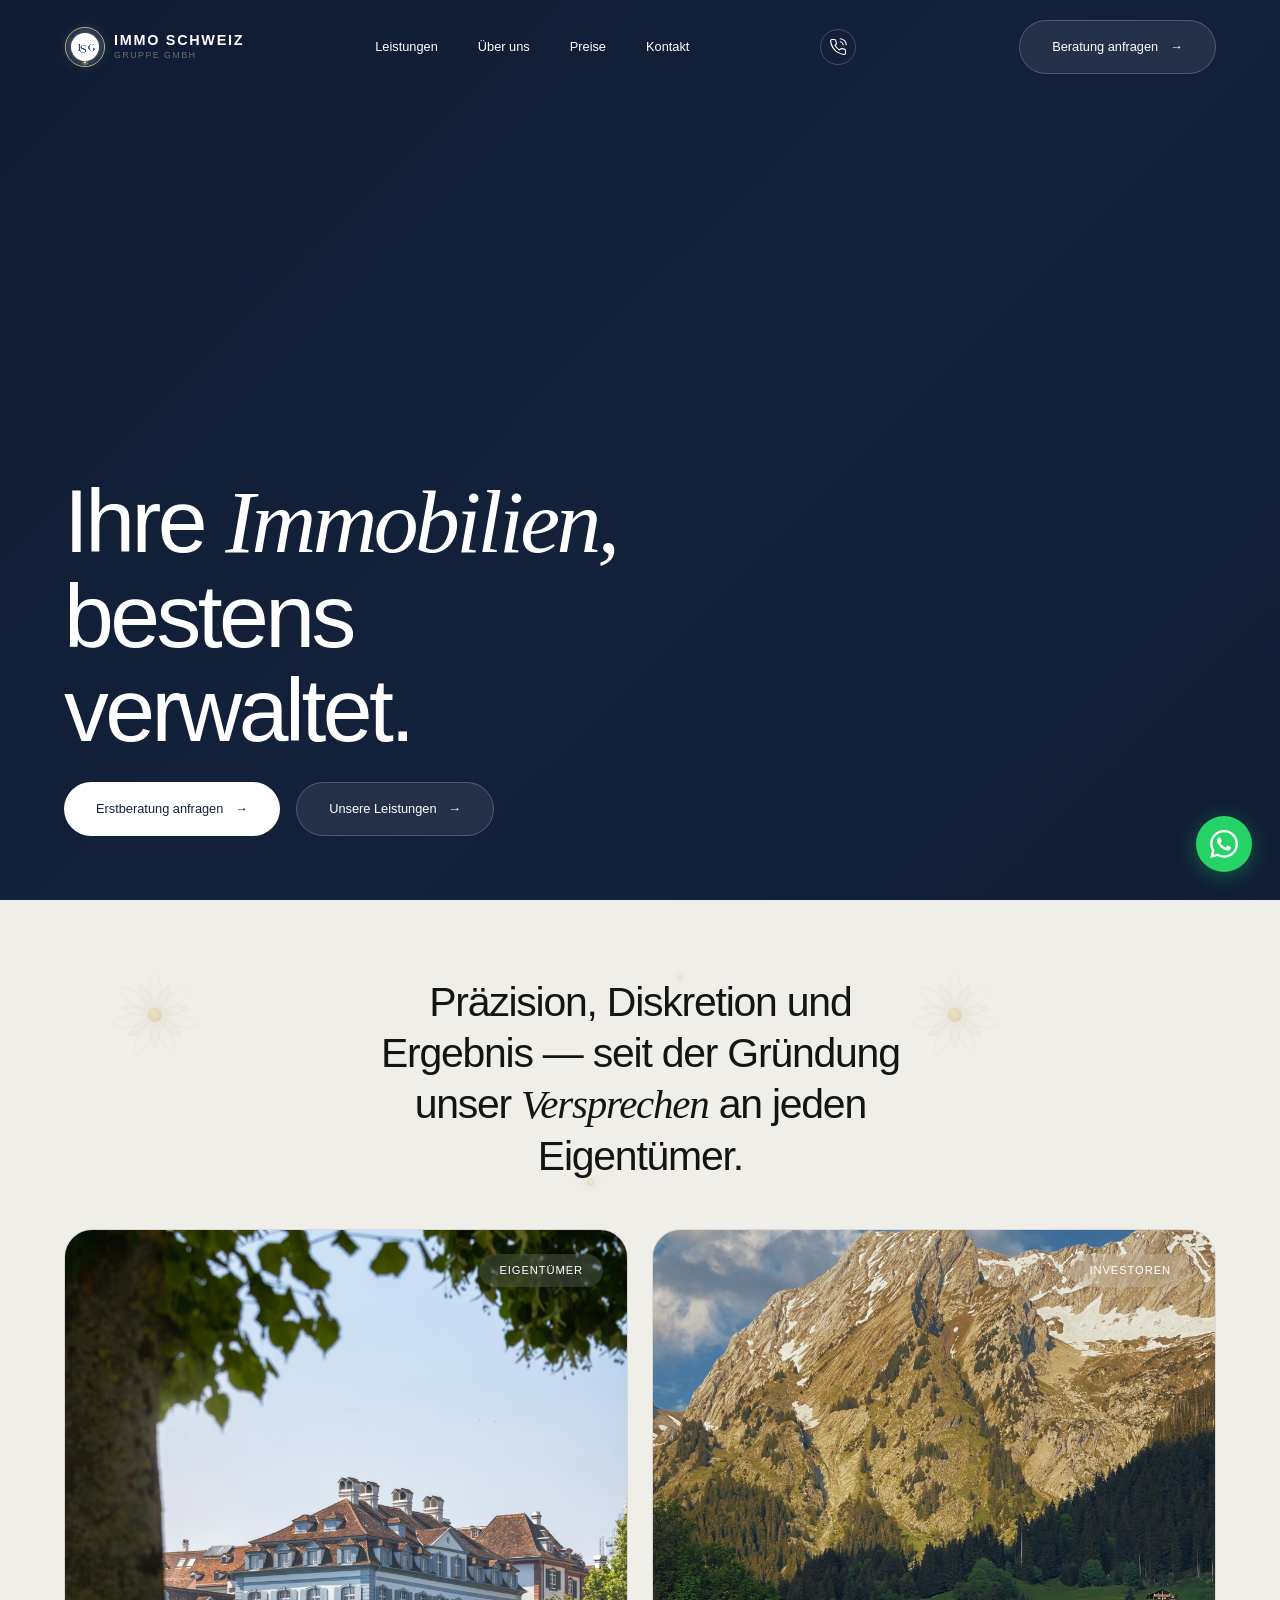
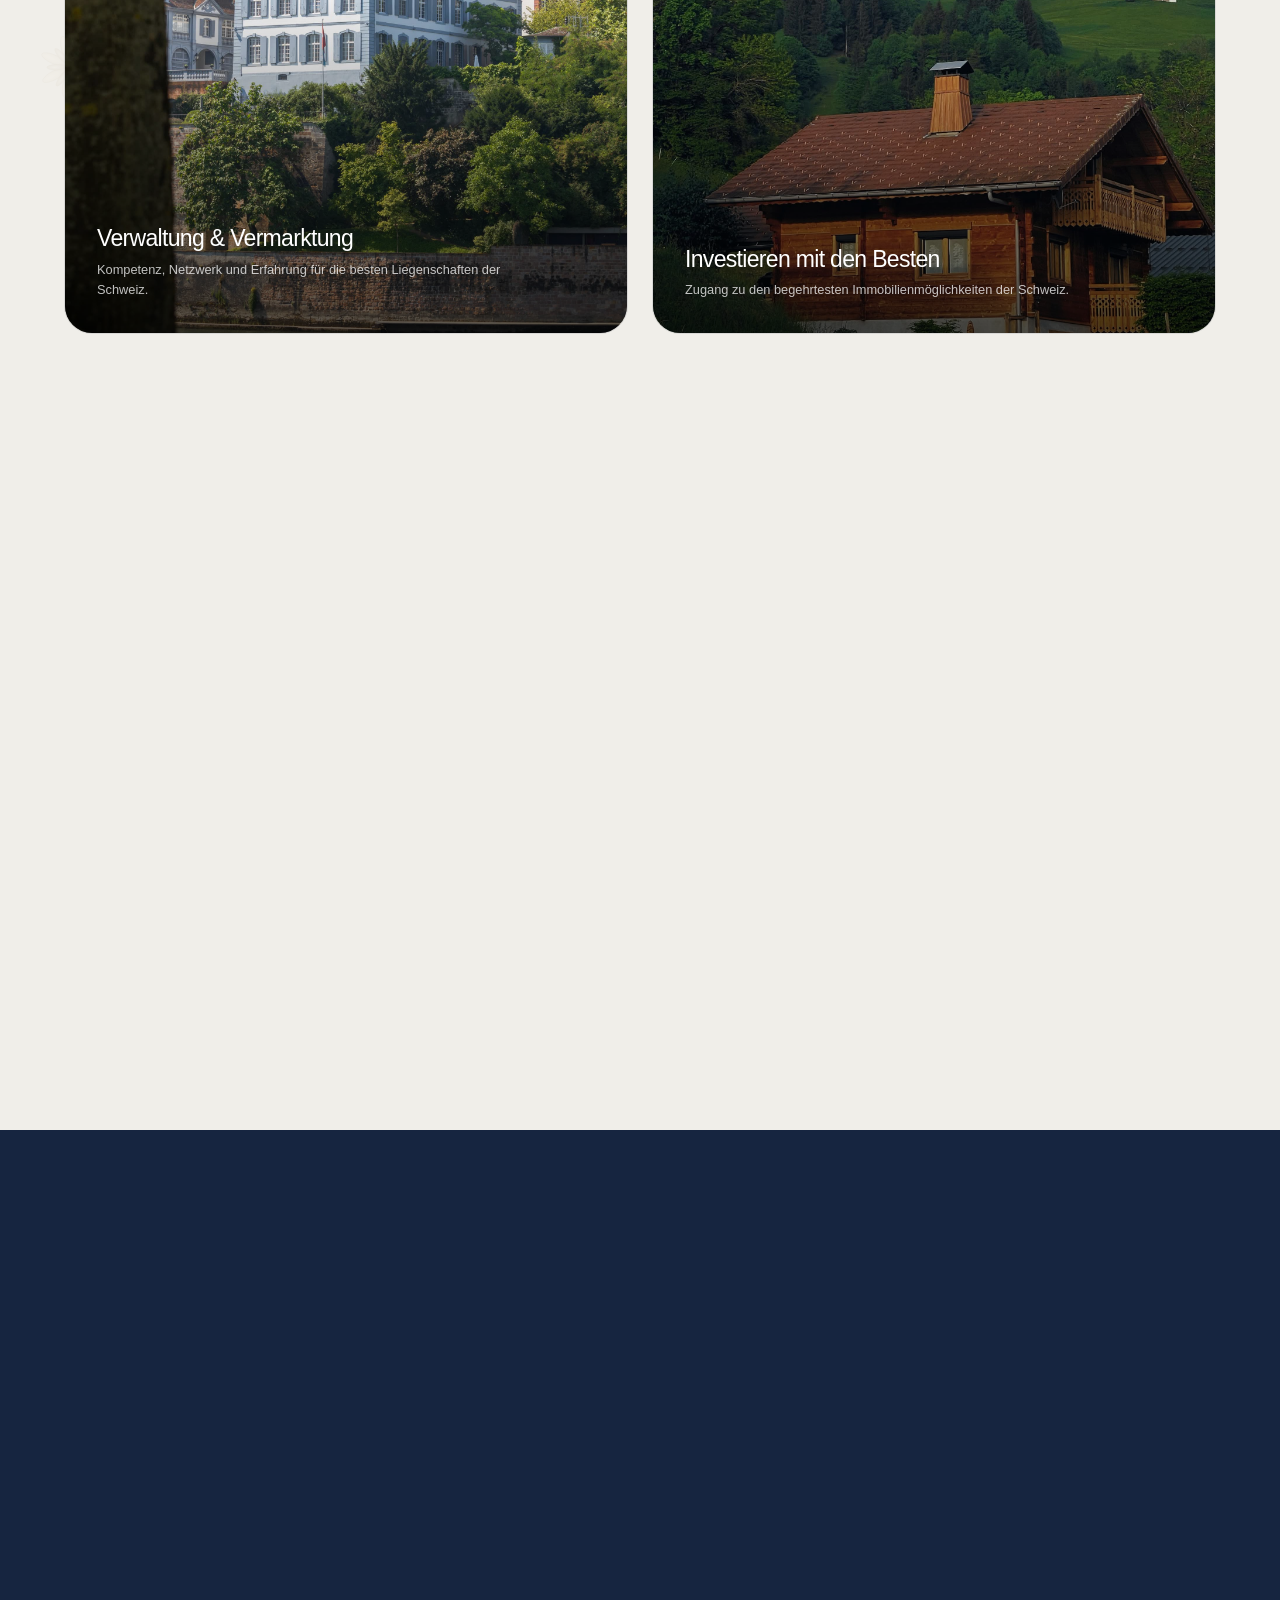
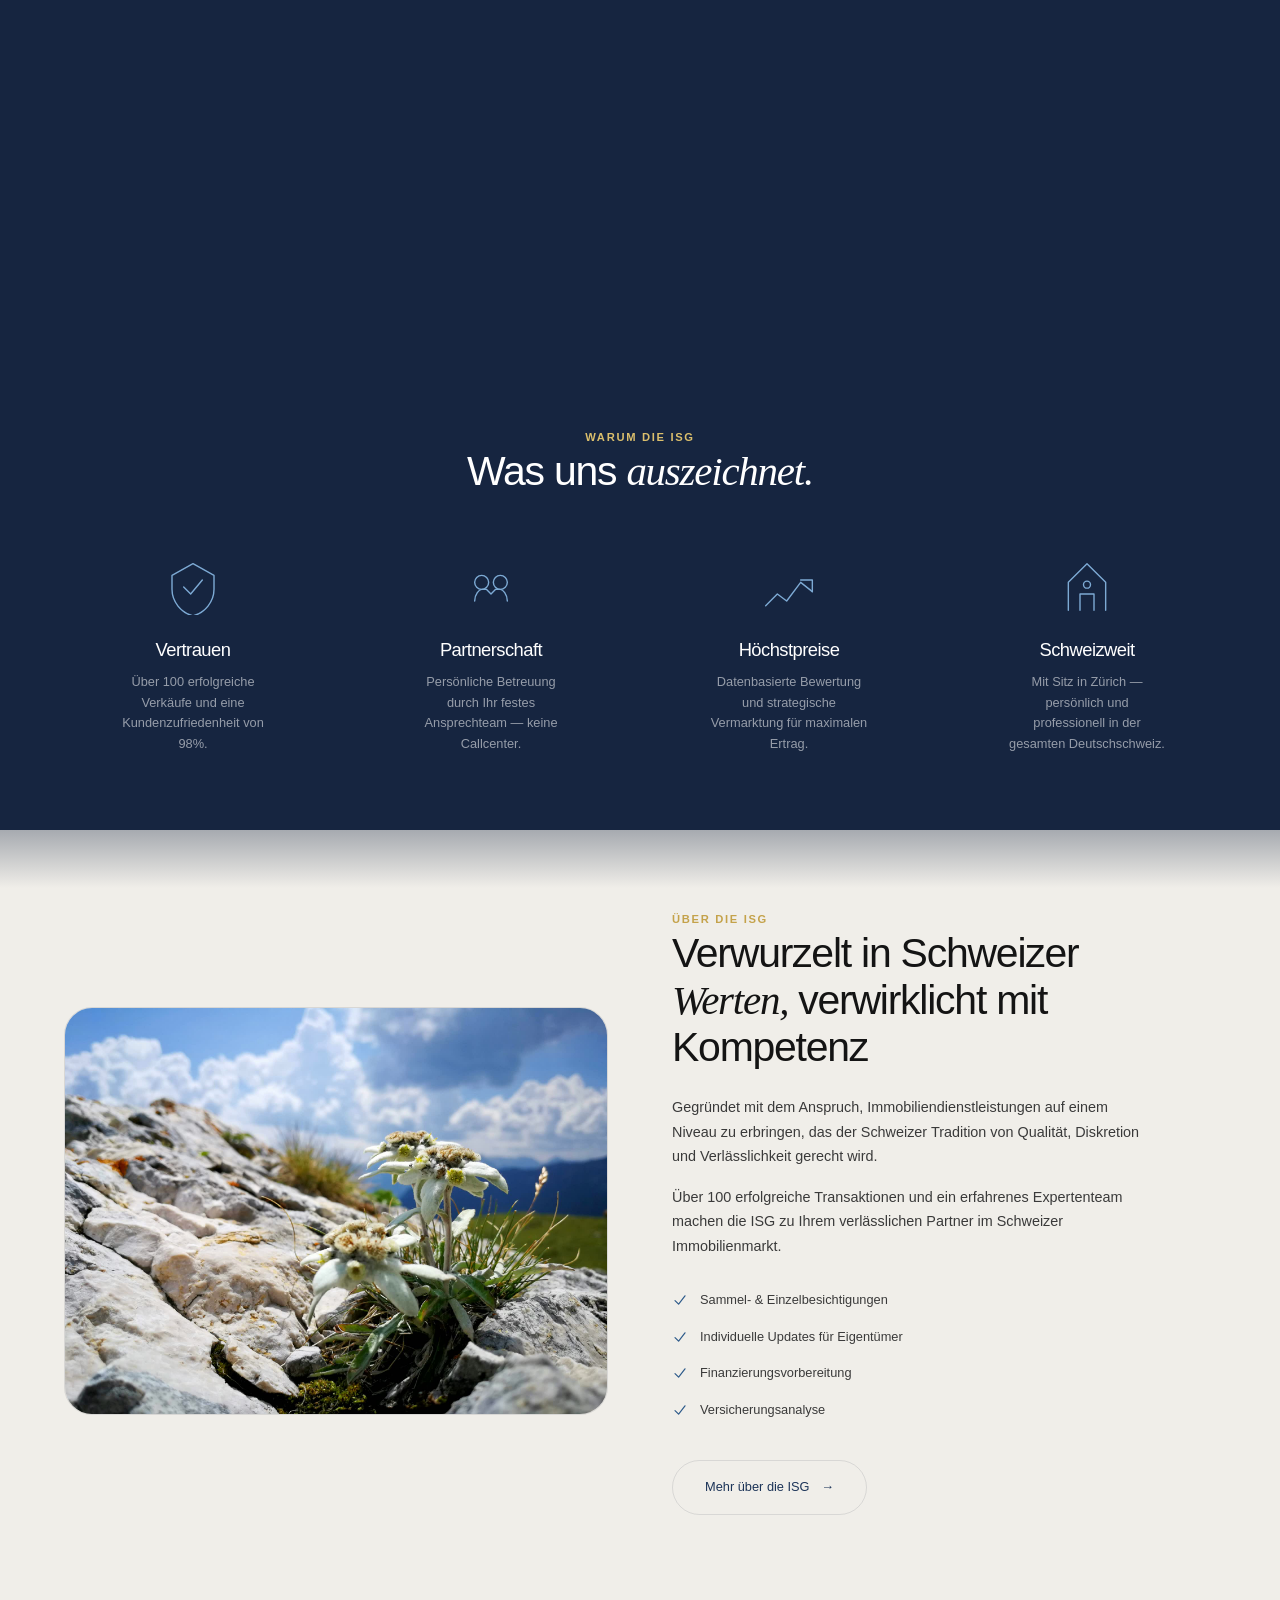
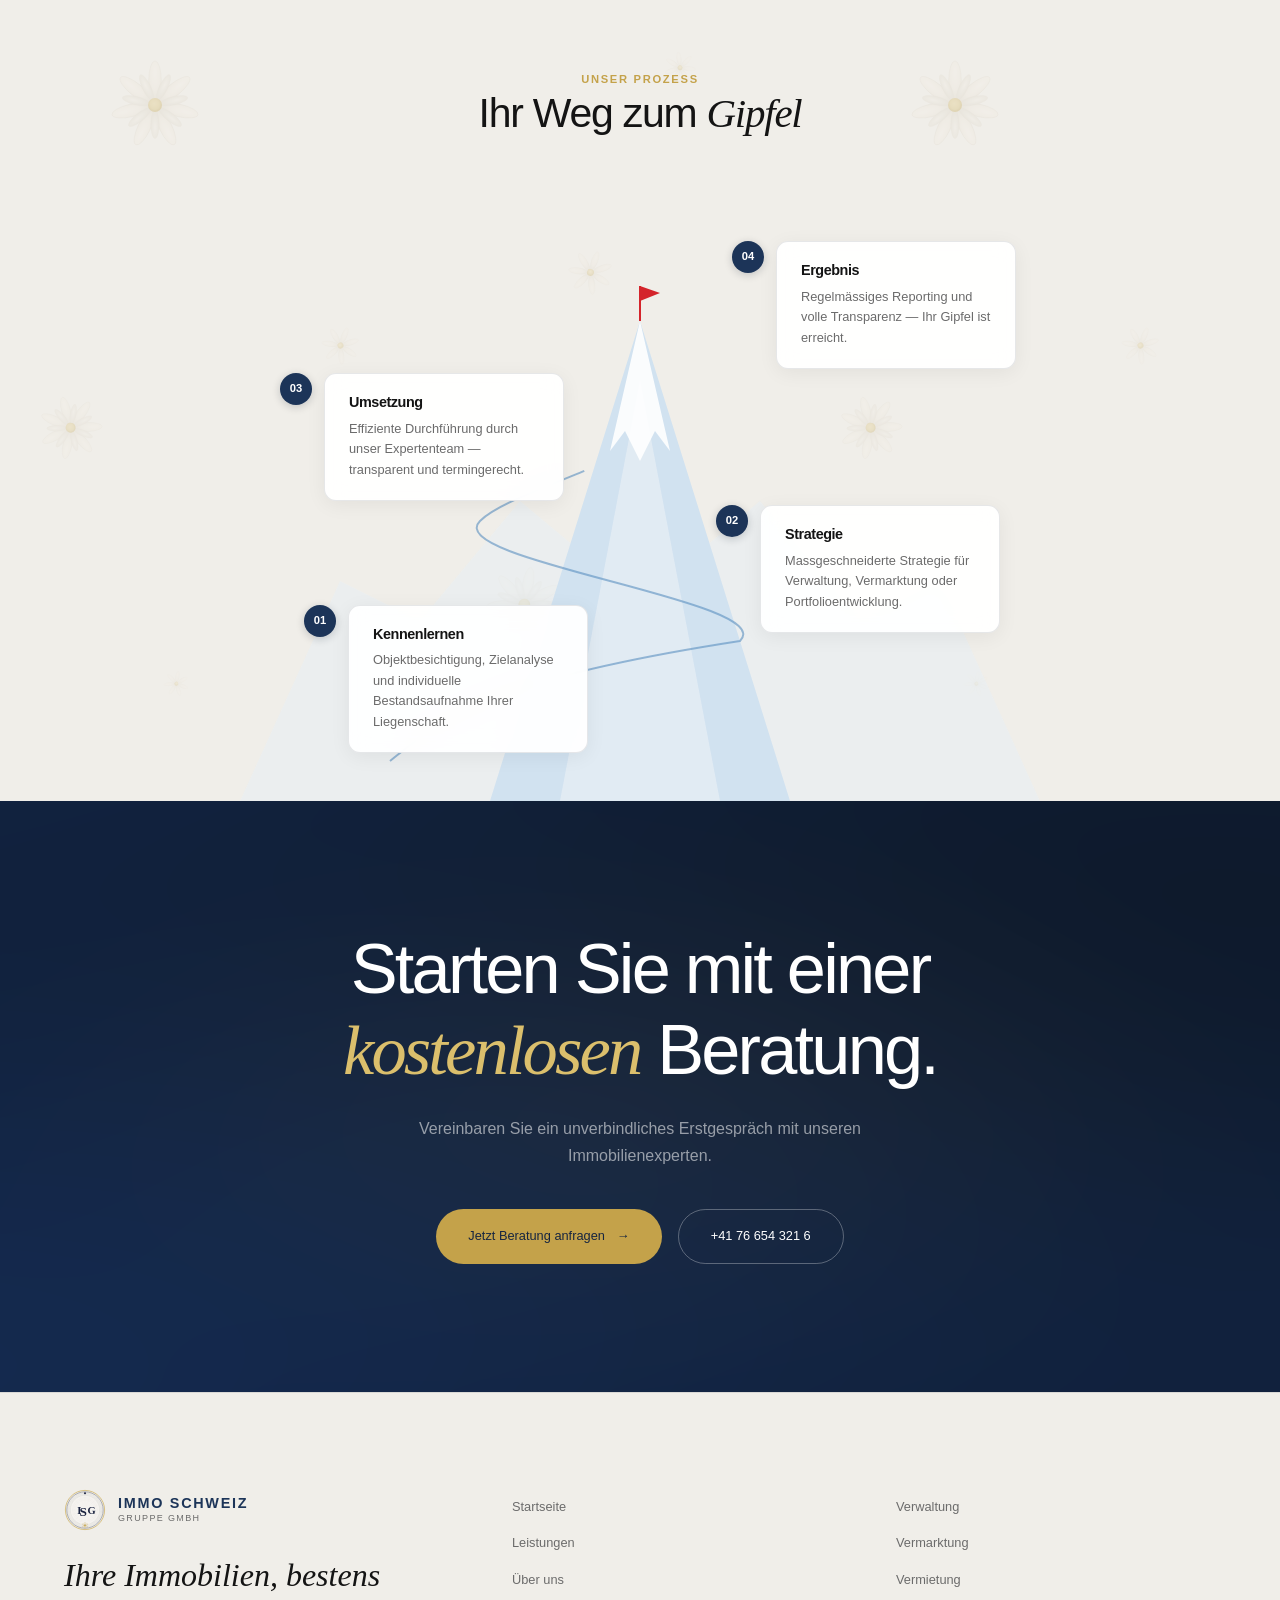
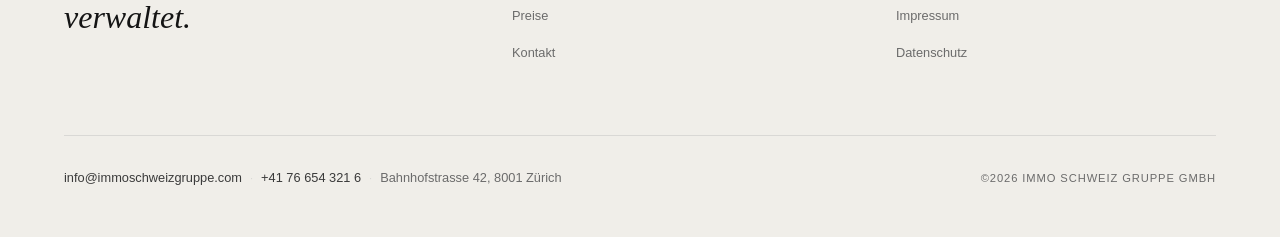
<file: V1/index.html>
<!DOCTYPE html>
<html lang="de-CH">
<head>
  <meta charset="UTF-8">
  <meta name="viewport" content="width=device-width, initial-scale=1.0, viewport-fit=cover">
  <title>Immo Schweiz Gruppe | Professionelle Immobilienvermarktung & Verkauf in der Schweiz</title>
  <meta name="description" content="Die Immo Schweiz Gruppe bietet professionelle Immobilienvermarktung in der Schweiz: Objektfotos, 360° Besichtigungen, Premium-Exposés, Interessentenmanagement und komplette Verkaufsbegleitung mit Finanzierungsvorbereitung und Versicherungsanalyse.">
  <meta name="robots" content="index, follow, max-snippet:-1, max-image-preview:large">
  <link rel="canonical" href="https://immoschweizgruppe.com/">
  <meta property="og:title" content="Immo Schweiz Gruppe — Immobilienvermarktung mit Schweizer Präzision">
  <meta property="og:description" content="Professionelle Objektfotos, 360° Besichtigungen, digitale Premium-Exposés und komplette Verkaufsbegleitung. Über 100 erfolgreiche Transaktionen in der Schweiz.">
  <meta property="og:type" content="website">
  <meta name="theme-color" content="#1a3a5c">
  <link rel="preconnect" href="https://fonts.googleapis.com">
  <link rel="preconnect" href="https://fonts.gstatic.com" crossorigin>
  <link rel="stylesheet" href="index.css">
  <script type="application/ld+json">
  {
    "@context": "https://schema.org",
    "@type": "Organization",
    "name": "Immo Schweiz Gruppe GmbH",
    "url": "https://immoschweizgruppe.com",
    "description": "Professionelle Immobilienvermarktung in der Schweiz: Objektfotos, 360° Besichtigungen, Premium-Exposés, Interessentenmanagement, Verkaufsbegleitung, Finanzierungsvorbereitung und Versicherungsanalyse.",
    "address": { "@type": "PostalAddress", "streetAddress": "Bahnhofstrasse 42", "addressLocality": "Zürich", "postalCode": "8001", "addressCountry": "CH" },
    "telephone": "+41766543216",
    "email": "info@immoschweizgruppe.com",
    "areaServed": "CH",
    "sameAs": [],
    "knowsAbout": ["Immobilienvermarktung", "Immobilienverkauf", "360° Besichtigung", "Premium-Exposé", "Interessentenmanagement", "Finanzierungsvorbereitung", "Versicherungsanalyse", "Schweizer Immobilienmarkt"]
  }
  </script>
</head>
<body>

  <!-- ═══ LOADING SCREEN ═══ -->
  <div class="loader" id="siteLoader">
    <img class="loader-edelweiss" src="assets/images/edelweiss-flower.svg" alt="" width="80" height="80">
    <span class="loader-label">Immo Schweiz Gruppe</span>
  </div>

  <!-- ═══ SVG SPRITE ═══ -->
  <div style="display:none">
    <svg xmlns="http://www.w3.org/2000/svg">
      <symbol id="icon-check" viewBox="0 0 20 20" fill="currentColor"><path fill-rule="evenodd" d="M16.704 4.153a.75.75 0 01.143 1.052l-8 10.5a.75.75 0 01-1.127.075l-4.5-4.5a.75.75 0 011.06-1.06l3.894 3.893 7.48-9.817a.75.75 0 011.05-.143z"/></symbol>
      <symbol id="icon-star" viewBox="0 0 24 24" fill="currentColor"><path d="M12 2l3.09 6.26L22 9.27l-5 4.87L18.18 22 12 18.27 5.82 22 7 14.14l-5-4.87 6.91-1.01z"/></symbol>
      <symbol id="icon-hellebarde" viewBox="0 0 24 40" fill="none" stroke="currentColor" stroke-width="1.2" stroke-linecap="round" stroke-linejoin="round"><line x1="12" y1="4" x2="12" y2="38"/><path d="M12 4L6 12h12L12 4z" fill="currentColor" stroke="none"/><path d="M12 4L4 10" /><path d="M12 4L20 10"/><line x1="8" y1="12" x2="16" y2="12"/></symbol>
      <symbol id="icon-verwaltung" viewBox="0 0 48 48" fill="none" stroke="currentColor" stroke-width="1.5" stroke-linecap="round" stroke-linejoin="round"><rect x="8" y="16" width="32" height="26" rx="2"/><path d="M8 22h32"/><path d="M18 6l6-2 6 2v10H18z"/><path d="M24 4v12"/><rect x="14" y="28" width="6" height="6" rx="1"/><rect x="28" y="28" width="6" height="6" rx="1"/><path d="M21 42v-4h6v4"/></symbol>
      <symbol id="icon-vermarktung" viewBox="0 0 48 48" fill="none" stroke="currentColor" stroke-width="1.5" stroke-linecap="round" stroke-linejoin="round"><path d="M4 40l10-14 8 6 10-16 12-8"/><path d="M38 8h6v6"/><circle cx="14" cy="26" r="2"/><circle cx="32" cy="16" r="2"/><path d="M4 44h40"/></symbol>
      <symbol id="icon-vermietung" viewBox="0 0 48 48" fill="none" stroke="currentColor" stroke-width="1.5" stroke-linecap="round" stroke-linejoin="round"><circle cx="16" cy="18" r="10"/><circle cx="16" cy="18" r="4"/><path d="M23 25l18 18"/><path d="M35 37l4 4"/></symbol>
      <symbol id="icon-bewertung" viewBox="0 0 48 48" fill="none" stroke="currentColor" stroke-width="1.5" stroke-linecap="round" stroke-linejoin="round"><rect x="10" y="8" width="28" height="36" rx="3"/><path d="M18 4h12a2 2 0 012 2v4H16V6a2 2 0 012-2z"/><path d="M18 20h12"/><path d="M18 28h8"/><circle cx="34" cy="34" r="8"/><path d="M31 34l2 2 4-4"/></symbol>
      <symbol id="icon-baumanagement" viewBox="0 0 48 48" fill="none" stroke="currentColor" stroke-width="1.5" stroke-linecap="round" stroke-linejoin="round"><path d="M12 44V8"/><path d="M12 8l24-4"/><path d="M36 4v8"/><path d="M36 12l-4 16"/><rect x="28" y="28" width="8" height="8" rx="1"/><path d="M32 36v8"/><path d="M8 44h32"/></symbol>
      <symbol id="icon-rechtsberatung" viewBox="0 0 48 48" fill="none" stroke="currentColor" stroke-width="1.5" stroke-linecap="round" stroke-linejoin="round"><path d="M24 4v36"/><path d="M24 10L8 16"/><path d="M24 10l16 6"/><path d="M4 28a8 8 0 008-8l-4-4-4 4a8 8 0 008 8z"/><path d="M36 30a8 8 0 008-8l-4-4-4 4a8 8 0 008 8z"/><path d="M16 44h16"/></symbol>
      <symbol id="icon-phone" viewBox="0 0 24 24" fill="none" stroke="currentColor" stroke-width="1.5"><path d="M22 16.92v3a2 2 0 01-2.18 2 19.79 19.79 0 01-8.63-3.07 19.5 19.5 0 01-6-6 19.79 19.79 0 01-3.07-8.67A2 2 0 014.11 2h3a2 2 0 012 1.72c.13.81.36 1.6.7 2.34a2 2 0 01-.45 2.11L8.09 9.91a16 16 0 006 6l1.27-1.27a2 2 0 012.11-.45c.74.34 1.53.57 2.34.7A2 2 0 0122 16.92z"/></symbol>
      <symbol id="icon-phone-call" viewBox="0 0 24 24" fill="none" stroke="currentColor" stroke-width="1.5" stroke-linecap="round" stroke-linejoin="round"><path d="M15.05 5A5 5 0 0119 8.95M15.05 1A9 9 0 0123 8.94"/><path d="M22 16.92v3a2 2 0 01-2.18 2 19.79 19.79 0 01-8.63-3.07 19.5 19.5 0 01-6-6 19.79 19.79 0 01-3.07-8.67A2 2 0 014.11 2h3a2 2 0 012 1.72 12.84 12.84 0 00.7 2.81 2 2 0 01-.45 2.11L8.09 9.91a16 16 0 006 6l1.27-1.27a2 2 0 012.11-.45 12.84 12.84 0 002.81.7A2 2 0 0122 16.92z"/></symbol>
      <symbol id="icon-whatsapp" viewBox="0 0 24 24" fill="currentColor"><path d="M17.472 14.382c-.297-.149-1.758-.867-2.03-.967-.273-.099-.471-.148-.67.15-.197.297-.767.966-.94 1.164-.173.199-.347.223-.644.075-.297-.15-1.255-.463-2.39-1.475-.883-.788-1.48-1.761-1.653-2.059-.173-.297-.018-.458.13-.606.134-.133.298-.347.446-.52.149-.174.198-.298.298-.497.099-.198.05-.371-.025-.52-.075-.149-.669-1.612-.916-2.207-.242-.579-.487-.5-.669-.51-.173-.008-.371-.01-.57-.01-.198 0-.52.074-.792.372-.272.297-1.04 1.016-1.04 2.479 0 1.462 1.065 2.875 1.213 3.074.149.198 2.096 3.2 5.077 4.487.709.306 1.262.489 1.694.625.712.227 1.36.195 1.871.118.571-.085 1.758-.719 2.006-1.413.248-.694.248-1.289.173-1.413-.074-.124-.272-.198-.57-.347m-5.421 7.403h-.004a9.87 9.87 0 01-5.031-1.378l-.361-.214-3.741.982.998-3.648-.235-.374a9.86 9.86 0 01-1.51-5.26c.001-5.45 4.436-9.884 9.888-9.884 2.64 0 5.122 1.03 6.988 2.898a9.825 9.825 0 012.893 6.994c-.003 5.45-4.437 9.884-9.885 9.884m8.413-18.297A11.815 11.815 0 0012.05 0C5.495 0 .16 5.335.157 11.892c0 2.096.547 4.142 1.588 5.945L.057 24l6.305-1.654a11.882 11.882 0 005.683 1.448h.005c6.554 0 11.89-5.335 11.893-11.893a11.821 11.821 0 00-3.48-8.413z"/></symbol>
      <symbol id="icon-mail" viewBox="0 0 24 24" fill="none" stroke="currentColor" stroke-width="1.5"><rect x="2" y="4" width="20" height="16" rx="2"/><path d="M22 4l-10 8L2 4"/></symbol>
      <symbol id="icon-location" viewBox="0 0 24 24" fill="none" stroke="currentColor" stroke-width="1.5"><path d="M21 10c0 7-9 13-9 13s-9-6-9-13a9 9 0 0118 0z"/><circle cx="12" cy="10" r="3"/></symbol>
    </svg>
  </div>

  <!-- ═══ NAVIGATION ═══ -->
  <nav class="nav nav--hero-mode" id="mainNav">
    <div class="container">
      <div class="nav-inner">
        <a href="index.html" class="nav-logo">
          <img class="nav-logo-mark" src="assets/images/isg-sigil.svg" alt="ISG Sigil" width="42" height="42">
          <div class="nav-logo-text">
            <span>IMMO SCHWEIZ</span>
            <span>Gruppe GmbH</span>
          </div>
        </a>
        <div class="nav-links" id="navLinks">
          <a href="leistungen.html">Leistungen</a>
          <a href="ueber-uns.html">Über uns</a>
          <a href="preise.html">Preise</a>
          <a href="kontakt.html">Kontakt</a>
        </div>
        <a href="tel:+41766543216" class="nav-phone" aria-label="Anrufen"><svg width="20" height="20"><use href="#icon-phone-call"/></svg></a>
        <a href="kontakt.html" class="btn btn-outline-light btn-arrow nav-cta">Beratung anfragen</a>
        <button class="menu-toggle" id="menuToggle" aria-label="Menü"><span></span><span></span><span></span></button>
      </div>
    </div>
  </nav>

  <!-- ═══ HERO — Fullscreen Alps Video ═══ -->
  <section class="hero">
    <div class="hero-video-bg">
      <video autoplay muted loop playsinline preload="auto">
        <source src="assets/video/hero-alps.mp4" type="video/mp4">
      </video>
      <div class="hero-video-overlay"></div>
    </div>

    <div class="hero-content">
      <h1 class="hero-headline">Ihre <em>Immobilien,</em><br>bestens verwaltet.</h1>
      <div class="hero-ctas">
        <a href="kontakt.html" class="btn btn-white btn-arrow">Erstberatung anfragen</a>
        <a href="leistungen.html" class="btn btn-outline-light btn-arrow">Unsere Leistungen</a>
      </div>
    </div>
  </section>

  <!-- ═══ INTRO STATEMENT ═══ -->
  <section class="section section-light" style="padding-bottom: 0;">
    <div class="container">
      <p class="intro-text" data-reveal>Präzision, Diskretion und Ergebnis — seit der Gründung unser <em>Versprechen</em> an jeden Eigentümer.</p>
    </div>
  </section>

  <!-- ═══ TWO COLUMN CARDS ═══ -->
  <section class="section section-light" style="padding-top: 0;">
    <div class="container">
      <div class="card-duo" data-reveal-stagger>
        <a href="leistungen.html" class="card-media">
          <img src="assets/images/swiss-exterior.jpg" alt="Traditionelles Schweizer Chalet im Alpenraum" loading="lazy">
          <span class="card-media-label">Eigentümer</span>
          <div class="card-media-overlay">
            <h3>Verwaltung & Vermarktung</h3>
            <p>Kompetenz, Netzwerk und Erfahrung für die besten Liegenschaften der Schweiz.</p>
          </div>
        </a>
        <a href="preise.html" class="card-media">
          <img src="assets/images/swiss-interior.jpg" alt="Exklusives Schweizer Interieur mit Alpenpanorama" loading="lazy">
          <span class="card-media-label">Investoren</span>
          <div class="card-media-overlay">
            <h3>Investieren mit den Besten</h3>
            <p>Zugang zu den begehrtesten Immobilienmöglichkeiten der Schweiz.</p>
          </div>
        </a>
      </div>
    </div>
  </section>

  <!-- ═══ BELIEFS — WebGL Gradient Interactive ═══ -->
  <section class="beliefs-section">
    <canvas id="heroCanvas" class="beliefs-canvas"></canvas>
    <div class="beliefs-content" data-reveal>
      <span class="overline overline-light">Unsere Überzeugung</span>
      <h2>Eigentümer, die <em>Qualität</em> über Quantität stellen, verdienen einen Partner auf Augenhöhe.</h2>
      <div style="margin-top: var(--space-10);">
        <a href="ueber-uns.html" class="btn btn-outline-light btn-arrow">Über die ISG erfahren</a>
      </div>
    </div>
  </section>

  <!-- ═══ SERVICES — Horizontal Dynamic Cards ═══ -->
  <section class="section section-dark">
    <div class="container">
      <div class="section-header centered" data-reveal>
        <span class="overline" style="color: var(--gold);">Unsere Leistungen</span>
        <h2 style="color: white;">Was wir für <em style="color: var(--gold-light);">Sie</em> tun.</h2>
      </div>
      <div class="services-scroll" data-reveal-stagger>
        <div class="service-card-h">
          <svg class="service-card-icon" viewBox="0 0 48 48" fill="none" stroke="currentColor" stroke-width="1.2" stroke-linecap="round"><circle cx="24" cy="20" r="10"/><circle cx="24" cy="20" r="4"/><path d="M31 27l12 12"/></svg>
          <span class="service-card-num">01</span>
          <h3>Professionelle Objektfotos</h3>
          <p>Hochwertige Immobilienfotografie, die Ihre Liegenschaft im besten Licht präsentiert.</p>
        </div>
        <div class="service-card-h">
          <svg class="service-card-icon" viewBox="0 0 48 48" fill="none" stroke="currentColor" stroke-width="1.2" stroke-linecap="round"><path d="M4 24c10-20 30-20 40 0-10 20-30 20-40 0z"/><circle cx="24" cy="24" r="7"/><path d="M24 17v14"/><path d="M17 24h14"/></svg>
          <span class="service-card-num">02</span>
          <h3>360° Virtuelle Besichtigung</h3>
          <p>Immersive Rundgänge für Interessenten — jederzeit, standort­unabhängig.</p>
        </div>
        <div class="service-card-h">
          <svg class="service-card-icon" viewBox="0 0 48 48" fill="none" stroke="currentColor" stroke-width="1.2" stroke-linecap="round"><rect x="8" y="6" width="32" height="40" rx="3"/><path d="M16 14h16"/><path d="M16 22h12"/><path d="M16 30h8"/><path d="M30 32l4 4 8-8"/></svg>
          <span class="service-card-num">03</span>
          <h3>Digitales Premium-Exposé</h3>
          <p>Professionelle Verkaufsdokumentation mit allen relevanten Daten.</p>
        </div>
        <div class="service-card-h">
          <svg class="service-card-icon" viewBox="0 0 48 48" fill="none" stroke="currentColor" stroke-width="1.2" stroke-linecap="round"><rect x="4" y="8" width="40" height="32" rx="4"/><path d="M4 16h40"/><circle cx="16" cy="30" r="4"/><path d="M28 28h10"/><path d="M28 34h6"/></svg>
          <span class="service-card-num">04</span>
          <h3>Online-Inserate 6 Monate</h3>
          <p>Maximale Reichweite auf allen führenden Schweizer Portalen.</p>
        </div>
        <div class="service-card-h">
          <svg class="service-card-icon" viewBox="0 0 48 48" fill="none" stroke="currentColor" stroke-width="1.2" stroke-linecap="round"><circle cx="18" cy="16" r="6"/><circle cx="30" cy="16" r="6"/><path d="M8 36c0-6 4-12 10-12h4"/><path d="M26 24h4c6 0 10 6 10 12"/><path d="M24 30v10"/><path d="M20 36h8"/></svg>
          <span class="service-card-num">05</span>
          <h3>Interessenten­management</h3>
          <p>Vollständige Käuferbetreuung, qualifizierte Vorauswahl und Terminierung.</p>
        </div>
        <div class="service-card-h">
          <svg class="service-card-icon" viewBox="0 0 48 48" fill="none" stroke="currentColor" stroke-width="1.2" stroke-linecap="round"><path d="M8 44V20l16-16 16 16v24"/><path d="M18 44V30h12v14"/><path d="M28 22a4 4 0 11-8 0 4 4 0 018 0z"/></svg>
          <span class="service-card-num">06</span>
          <h3>Komplette Verkaufsbegleitung</h3>
          <p>Von der Finanzierung über die Versicherung bis zum Notar.</p>
        </div>
      </div>
    </div>
  </section>



  <!-- ═══ HIGHLIGHTS (symbols, not numbers) ═══ -->
  <section class="section section-dark">
    <div class="container">
      <div class="section-header centered" data-reveal>
        <span class="overline">Warum die ISG</span>
        <h2>Was uns <em>auszeichnet.</em></h2>
      </div>
      <div class="highlights-row" data-reveal-stagger>
        <div class="highlight-item">
          <svg class="highlight-icon" viewBox="0 0 48 48" fill="none" stroke="currentColor" stroke-width="1.2"><path d="M24 4L6 14v12c0 10.5 7.7 20.3 18 22.7C34.3 46.3 42 36.5 42 26V14L24 4z"/><path d="M16 24l6 6 10-12"/></svg>
          <h3>Vertrauen</h3>
          <p>Über 100 erfolgreiche Verkäufe und eine Kundenzufriedenheit von 98%.</p>
        </div>
        <div class="highlight-item">
          <svg class="highlight-icon" viewBox="0 0 48 48" fill="none" stroke="currentColor" stroke-width="1.2"><circle cx="16" cy="20" r="6"/><circle cx="32" cy="20" r="6"/><path d="M10 36c0-6 4-10 6-10h4l4 4 4-4h4c2 0 6 4 6 10"/></svg>
          <h3>Partnerschaft</h3>
          <p>Persönliche Betreuung durch Ihr festes Ansprechteam — keine Callcenter.</p>
        </div>
        <div class="highlight-item">
          <svg class="highlight-icon" viewBox="0 0 48 48" fill="none" stroke="currentColor" stroke-width="1.2"><path d="M4 40l10-10 8 6 12-16 10 8"/><path d="M34 18h10v10"/></svg>
          <h3>Höchstpreise</h3>
          <p>Datenbasierte Bewertung und strategische Vermarktung für maximalen Ertrag.</p>
        </div>
        <div class="highlight-item">
          <svg class="highlight-icon" viewBox="0 0 48 48" fill="none" stroke="currentColor" stroke-width="1.2"><path d="M8 44V20l16-16 16 16v24"/><path d="M18 44V30h12v14"/><circle cx="24" cy="22" r="3"/></svg>
          <h3>Schweizweit</h3>
          <p>Mit Sitz in Zürich — persönlich und professionell in der gesamten Deutschschweiz.</p>
        </div>
      </div>
    </div>
  </section>

  <!-- ═══ ABOUT SPLIT ═══ -->
  <section class="section section-light">
    <div class="container">
      <div class="split" data-reveal>
        <div class="split-media">
          <img src="assets/images/edelweiss.jpg" alt="Edelweiss — Symbol Schweizer Präzision" loading="lazy">
        </div>
        <div class="split-content">
          <span class="overline">Über die ISG</span>
          <h2>Verwurzelt in Schweizer <em>Werten,</em> verwirklicht mit Kompetenz</h2>
          <p>Gegründet mit dem Anspruch, Immobiliendienstleistungen auf einem Niveau zu erbringen, das der Schweizer Tradition von Qualität, Diskretion und Verlässlichkeit gerecht wird.</p>
          <p>Über 100 erfolgreiche Transaktionen und ein erfahrenes Expertenteam machen die ISG zu Ihrem verlässlichen Partner im Schweizer Immobilienmarkt.</p>
          <div class="check-list">
            <div class="check-item"><svg><use href="#icon-check"/></svg>Sammel- & Einzelbesichtigungen</div>
            <div class="check-item"><svg><use href="#icon-check"/></svg>Individuelle Updates für Eigentümer</div>
            <div class="check-item"><svg><use href="#icon-check"/></svg>Finanzierungsvorbereitung</div>
            <div class="check-item"><svg><use href="#icon-check"/></svg>Versicherungsanalyse</div>
          </div>
          <div style="margin-top: var(--space-10);">
            <a href="ueber-uns.html" class="btn btn-outline btn-arrow">Mehr über die ISG</a>
          </div>
        </div>
      </div>
    </div>
  </section>

  <!-- ═══ PROCESS — MATTERHORN TRAIL ═══ -->
  <section class="section section-light matterhorn-section">
    <div class="container">
      <div class="section-header centered" data-reveal>
        <span class="overline">Unser Prozess</span>
        <h2>Ihr Weg zum <em>Gipfel</em></h2>
      </div>
      <div class="matterhorn-trail" id="matterhornTrail">
        <!-- SVG Mountain backdrop -->
        <svg class="matterhorn-svg" viewBox="0 0 800 600" preserveAspectRatio="xMidYMax meet" fill="none" xmlns="http://www.w3.org/2000/svg">
          <!-- Background mountains -->
          <path d="M0 600 L100 380 L180 420 L280 300 L340 350 L400 180 L460 350 L520 300 L620 420 L700 380 L800 600Z" fill="var(--blue-50)" opacity="0.5"/>
          <!-- Matterhorn main peak -->
          <path d="M250 600 L400 120 L550 600Z" fill="var(--blue-100)" />
          <path d="M320 600 L400 180 L480 600Z" fill="var(--blue-50)" opacity="0.7"/>
          <!-- Snow cap -->
          <path d="M370 250 L400 120 L430 250 L415 230 L400 260 L385 230Z" fill="white" opacity="0.9"/>
          <!-- Trail path (dotted line going up to the peak) -->
          <path class="trail-path" d="M150 560 C200 520, 240 480, 500 440 C540 400, 200 360, 240 320 C280 280, 500 240, 420 170 C415 150, 405 135, 400 122" stroke="var(--blue-400)" stroke-width="2" stroke-dasharray="8 6" fill="none" opacity="0.6"/>
          <!-- Flag at peak -->
          <g class="trail-flag" opacity="0">
            <line x1="400" y1="120" x2="400" y2="85" stroke="var(--swiss-red)" stroke-width="2"/>
            <path d="M400 85 L420 92 L400 100Z" fill="var(--swiss-red)"/>
          </g>
        </svg>
        <!-- Step markers positioned along the trail -->
        <div class="trail-step trail-step-1" data-trail-step>
          <span class="trail-number">01</span>
          <div class="trail-card">
            <h3>Kennenlernen</h3>
            <p>Objektbesichtigung, Zielanalyse und individuelle Bestandsaufnahme Ihrer Liegenschaft.</p>
          </div>
        </div>
        <div class="trail-step trail-step-2" data-trail-step>
          <span class="trail-number">02</span>
          <div class="trail-card">
            <h3>Strategie</h3>
            <p>Massgeschneiderte Strategie für Verwaltung, Vermarktung oder Portfolioentwicklung.</p>
          </div>
        </div>
        <div class="trail-step trail-step-3" data-trail-step>
          <span class="trail-number">03</span>
          <div class="trail-card">
            <h3>Umsetzung</h3>
            <p>Effiziente Durchführung durch unser Expertenteam — transparent und termingerecht.</p>
          </div>
        </div>
        <div class="trail-step trail-step-4" data-trail-step>
          <span class="trail-number">04</span>
          <div class="trail-card">
            <h3>Ergebnis</h3>
            <p>Regelmässiges Reporting und volle Transparenz — Ihr Gipfel ist erreicht.</p>
          </div>
        </div>
      </div>
    </div>
  </section>



  <!-- ═══ CTA ═══ -->
  <section class="cta-section" data-reveal>
    <div class="container">
      <h2>Starten Sie mit einer <em>kostenlosen</em> Beratung.</h2>
      <p>Vereinbaren Sie ein unverbindliches Erstgespräch mit unseren Immobilienexperten.</p>
      <div class="cta-buttons">
        <a href="kontakt.html" class="btn btn-primary btn-arrow">Jetzt Beratung anfragen</a>
        <a href="tel:+41766543216" class="btn btn-outline">+41 76 654 321 6</a>
      </div>
    </div>
  </section>

  <!-- ═══ FOOTER ═══ -->
  <footer class="footer">
    <div class="container">
      <div class="footer-top" data-reveal>
        <div class="footer-brand">
          <a href="index.html" class="nav-logo">
            <img class="nav-logo-mark" src="assets/images/isg-sigil.svg" alt="ISG" width="42" height="42">
            <div class="nav-logo-text">
              <span>IMMO SCHWEIZ</span>
              <span>GRUPPE GMBH</span>
            </div>
          </a>
          <p class="footer-tagline">Ihre <em>Immobilien,</em> bestens verwaltet.</p>
        </div>
        <div class="footer-links">
          <a href="index.html">Startseite</a>
          <a href="leistungen.html">Leistungen</a>
          <a href="ueber-uns.html">Über uns</a>
          <a href="preise.html">Preise</a>
          <a href="kontakt.html">Kontakt</a>
        </div>
        <div class="footer-links">
          <a href="leistungen.html">Verwaltung</a>
          <a href="leistungen.html">Vermarktung</a>
          <a href="leistungen.html">Vermietung</a>
          <a href="impressum.html">Impressum</a>
          <a href="datenschutz.html">Datenschutz</a>
        </div>
      </div>



      <div class="footer-bottom">
        <div class="footer-bottom-left">
          <a href="mailto:info@immoschweizgruppe.com">info@immoschweizgruppe.com</a>
          <span class="footer-sep">·</span>
          <a href="tel:+41766543216">+41 76 654 321 6</a>
          <span class="footer-sep">·</span>
          <span>Bahnhofstrasse 42, 8001 Zürich</span>
        </div>
        <div class="footer-bottom-right">©2026 Immo Schweiz Gruppe GmbH</div>
      </div>
    </div>
  </footer>

  <!-- MOBILE CTA -->
  <div class="mobile-cta">
    <div class="mobile-cta-inner">
      <a href="tel:+41766543216" class="cta-call">Anrufen</a>
      <a href="kontakt.html" class="cta-contact">Beratung anfragen</a>
    </div>
  </div>

  <!-- ═══ WHATSAPP FAB ═══ -->
  <a href="https://wa.me/41766543216" target="_blank" rel="noopener" class="whatsapp-fab" aria-label="WhatsApp">
    <svg width="28" height="28"><use href="#icon-whatsapp"/></svg>
  </a>

  <script src="main.js"></script>
</body>
</html>
</file>
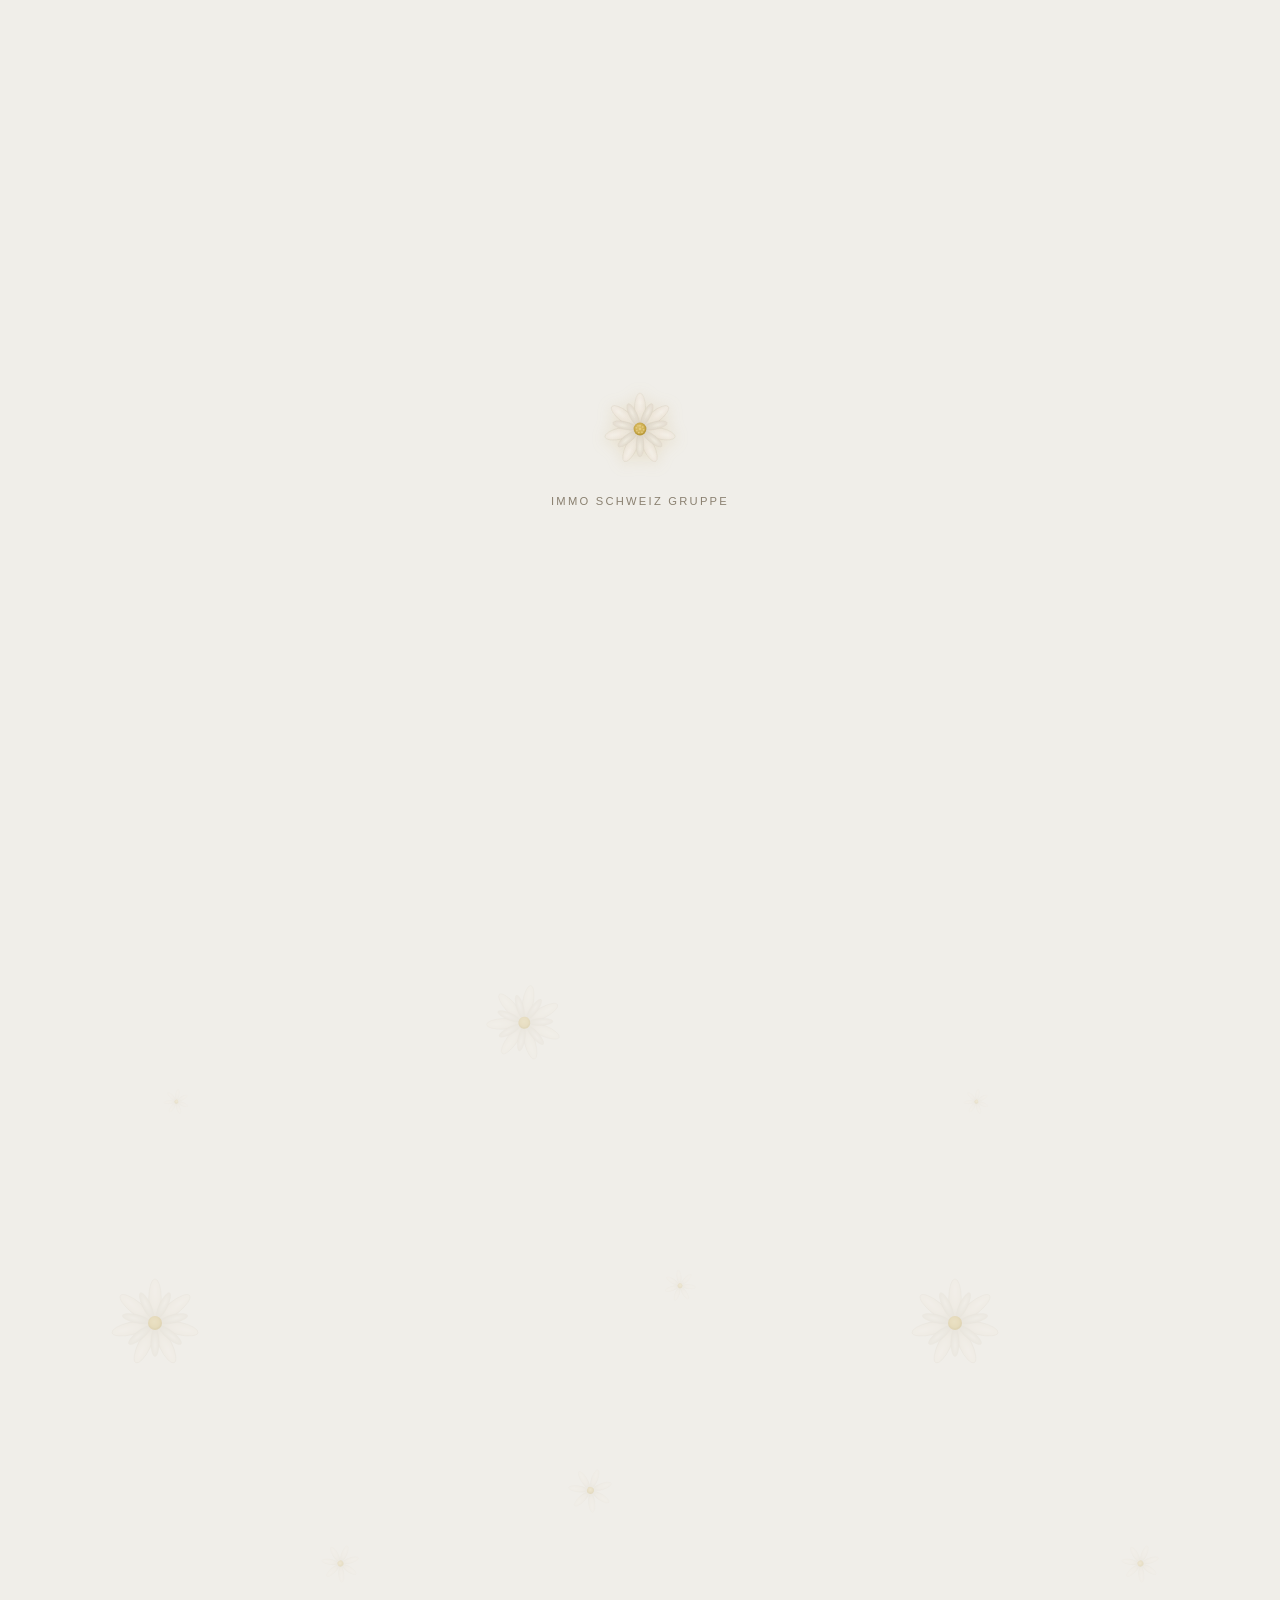
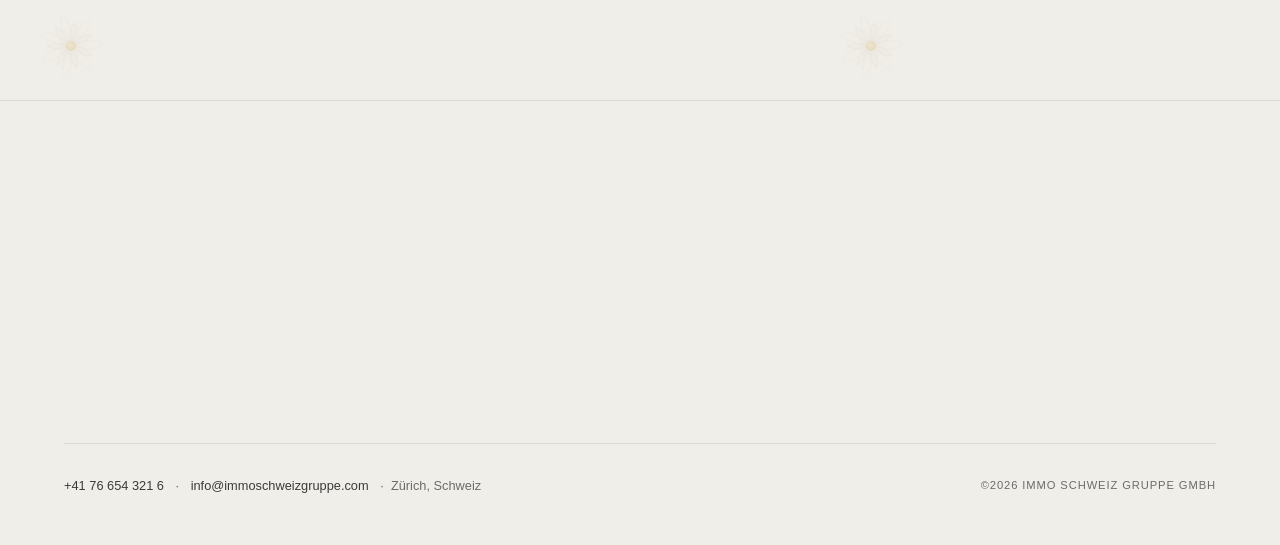
<file: datenschutz.html>
<!DOCTYPE html>
<html lang="de-CH">
<head>
  <meta charset="UTF-8">
  <meta name="viewport" content="width=device-width, initial-scale=1.0, viewport-fit=cover">
  <title>Datenschutz — Immo Schweiz Gruppe GmbH</title>
  <meta name="description" content="Datenschutzerklärung der Immo Schweiz Gruppe GmbH gemäss dem Schweizer Datenschutzgesetz (DSG).">
  <meta name="theme-color" content="#1a3a5c">
  <link rel="preconnect" href="https://fonts.googleapis.com">
  <link rel="preconnect" href="https://fonts.gstatic.com" crossorigin>
  <link rel="stylesheet" href="index.css">
</head>
<body>
  <!-- LOADING SCREEN -->
  <div class="loader" id="siteLoader">
    <img class="loader-edelweiss" src="assets/images/edelweiss-flower.svg" alt="" width="80" height="80">
    <span class="loader-label">Immo Schweiz Gruppe</span>
  </div>

  <nav class="nav" id="mainNav"><div class="container"><div class="nav-inner">
    <a href="index.html" class="nav-logo"><img class="nav-logo-mark" src="assets/images/isg-sigil.svg" alt="ISG Sigil" width="42" height="42"><div class="nav-logo-text"><span>IMMO SCHWEIZ</span><span>Gruppe GmbH</span></div></a>
    <div class="nav-links" id="navLinks"><a href="leistungen.html">Leistungen</a><a href="ueber-uns.html">Über uns</a><a href="preise.html">Preise</a><a href="kontakt.html">Kontakt</a></div>
    <a href="kontakt.html" class="btn btn-primary btn-arrow nav-cta">Beratung anfragen</a>
    <button class="menu-toggle" id="menuToggle" aria-label="Menü"><span></span><span></span><span></span></button>
  </div></div></nav>

  <section class="page-hero" style="padding-bottom: var(--space-12);">
    <div class="container">
      <div class="breadcrumb"><a href="index.html">Startseite</a><span class="sep">/</span><span>Datenschutz</span></div>
      <h1 data-reveal>Datenschutzerklärung</h1>
    </div>
  </section>

  <section class="section section-light" style="padding-top: 0;">
    <div class="container" style="max-width: 760px;">
      <div data-reveal>
        <h3 style="margin-bottom: var(--space-4);">Verantwortliche Stelle</h3>
        <p style="color: var(--text-secondary); line-height: 1.8; margin-bottom: var(--space-8);">
          Immo Schweiz Gruppe GmbH<br>
          Zürich, Schweiz<br>
          <a href="mailto:datenschutz@immoschweizgruppe.com" style="color: var(--blue-600);">datenschutz@immoschweizgruppe.com</a>
        </p>

        <h3 style="margin-bottom: var(--space-4);">Grundsatz</h3>
        <p style="color: var(--text-secondary); line-height: 1.8; margin-bottom: var(--space-8);">
          Der Schutz Ihrer persönlichen Daten ist uns wichtig. Wir bearbeiten Personendaten im Einklang mit dem Schweizer Datenschutzgesetz (DSG) und, soweit anwendbar, der EU-Datenschutz-Grundverordnung (DSGVO). Wir erheben nur die Daten, die für die Erbringung unserer Dienstleistungen notwendig sind.
        </p>

        <h3 style="margin-bottom: var(--space-4);">Erhebung personenbezogener Daten</h3>
        <p style="color: var(--text-secondary); line-height: 1.8; margin-bottom: var(--space-8);">
          Wenn Sie unsere Website besuchen, werden automatisch technische Daten erhoben (IP-Adresse, Browsertyp, Zugriffszeit). Bei der Nutzung unseres Kontaktformulars werden die von Ihnen eingegebenen Daten (Name, E-Mail, Telefon, Nachricht) gespeichert und zur Bearbeitung Ihrer Anfrage verwendet.
        </p>

        <h3 style="margin-bottom: var(--space-4);">Verwendungszweck</h3>
        <p style="color: var(--text-secondary); line-height: 1.8; margin-bottom: var(--space-8);">
          Ihre Daten werden ausschliesslich zur Bearbeitung Ihrer Anfrage, zur Vertragsanbahnung und -erfüllung sowie zur Verbesserung unserer Dienstleistungen verwendet. Eine Weitergabe an Dritte erfolgt nur, wenn dies gesetzlich vorgeschrieben oder für die Vertragserfüllung notwendig ist.
        </p>

        <h3 style="margin-bottom: var(--space-4);">Cookies</h3>
        <p style="color: var(--text-secondary); line-height: 1.8; margin-bottom: var(--space-8);">
          Unsere Website verwendet nur technisch notwendige Cookies, die für den Betrieb der Website erforderlich sind. Es werden keine Tracking- oder Marketing-Cookies eingesetzt.
        </p>

        <h3 style="margin-bottom: var(--space-4);">Ihre Rechte</h3>
        <p style="color: var(--text-secondary); line-height: 1.8; margin-bottom: var(--space-8);">
          Sie haben jederzeit das Recht auf Auskunft über Ihre bei uns gespeicherten Daten sowie das Recht auf Berichtigung, Löschung oder Einschränkung der Bearbeitung. Kontaktieren Sie uns unter <a href="mailto:datenschutz@immoschweizgruppe.com" style="color: var(--blue-600);">datenschutz@immoschweizgruppe.com</a>.
        </p>

        <h3 style="margin-bottom: var(--space-4);">Änderungen</h3>
        <p style="color: var(--text-secondary); line-height: 1.8;">
          Wir behalten uns vor, diese Datenschutzerklärung jederzeit anzupassen. Die aktuelle Version ist stets auf unserer Website verfügbar.<br><br>
          <em style="font-family: var(--font-sans); color: var(--text-muted); font-size: var(--text-sm);">Stand: April 2026</em>
        </p>
      </div>
    </div>
  </section>

  <footer class="footer"><div class="container">
    <div class="footer-top" data-reveal>
      <div class="footer-brand"><a href="index.html" class="nav-logo"><img class="nav-logo-mark" src="assets/images/isg-sigil.svg" alt="ISG" width="42" height="42"><div class="nav-logo-text"><span>IMMO SCHWEIZ</span><span>GRUPPE GMBH</span></div></a><p class="footer-tagline">Ihre <em>Immobilien,</em> bestens verwaltet.</p></div>
      <div class="footer-links"><a href="index.html">Startseite</a><a href="leistungen.html">Leistungen</a><a href="ueber-uns.html">Über uns</a><a href="preise.html">Preise</a><a href="kontakt.html">Kontakt</a></div>
      <div class="footer-links"><a href="impressum.html">Impressum</a><a href="datenschutz.html">Datenschutz</a></div>
    </div>
    <div class="footer-bottom"><div class="footer-bottom-left"><a href="tel:+41766543216">+41 76 654 321 6</a> &nbsp;·&nbsp; <a href="mailto:info@immoschweizgruppe.com">info@immoschweizgruppe.com</a> &nbsp;·&nbsp; Zürich, Schweiz</div><div class="footer-bottom-right">©2026 Immo Schweiz Gruppe GmbH</div></div>
  </div></footer>

  <div class="mobile-cta"><div class="mobile-cta-inner"><a href="tel:+41766543216" class="cta-call">Anrufen</a><a href="kontakt.html" class="cta-contact">Beratung anfragen</a></div></div>
  <script src="main.js"></script>

  <!-- WHATSAPP FAB -->
  <a href="https://wa.me/41766543216" target="_blank" rel="noopener" class="whatsapp-fab" aria-label="WhatsApp">
    <svg width="28" height="28" viewBox="0 0 24 24" fill="white"><path d="M17.472 14.382c-.297-.149-1.758-.867-2.03-.967-.273-.099-.471-.148-.67.15-.197.297-.767.966-.94 1.164-.173.199-.347.223-.644.075-.297-.15-1.255-.463-2.39-1.475-.883-.788-1.48-1.761-1.653-2.059-.173-.297-.018-.458.13-.606.134-.133.298-.347.446-.52.149-.174.198-.298.298-.497.099-.198.05-.371-.025-.52-.075-.149-.669-1.612-.916-2.207-.242-.579-.487-.5-.669-.51-.173-.008-.371-.01-.57-.01-.198 0-.52.074-.792.372-.272.297-1.04 1.016-1.04 2.479 0 1.462 1.065 2.875 1.213 3.074.149.198 2.096 3.2 5.077 4.487.709.306 1.262.489 1.694.625.712.227 1.36.195 1.871.118.571-.085 1.758-.719 2.006-1.413.248-.694.248-1.289.173-1.413-.074-.124-.272-.198-.57-.347m-5.421 7.403h-.004a9.87 9.87 0 01-5.031-1.378l-.361-.214-3.741.982.998-3.648-.235-.374a9.86 9.86 0 01-1.51-5.26c.001-5.45 4.436-9.884 9.888-9.884 2.64 0 5.122 1.03 6.988 2.898a9.825 9.825 0 012.893 6.994c-.003 5.45-4.437 9.884-9.885 9.884m8.413-18.297A11.815 11.815 0 0012.05 0C5.495 0 .16 5.335.157 11.892c0 2.096.547 4.142 1.588 5.945L.057 24l6.305-1.654a11.882 11.882 0 005.683 1.448h.005c6.554 0 11.89-5.335 11.893-11.893a11.821 11.821 0 00-3.48-8.413z"/></svg>
  </a>
</body>
</html>
</file>
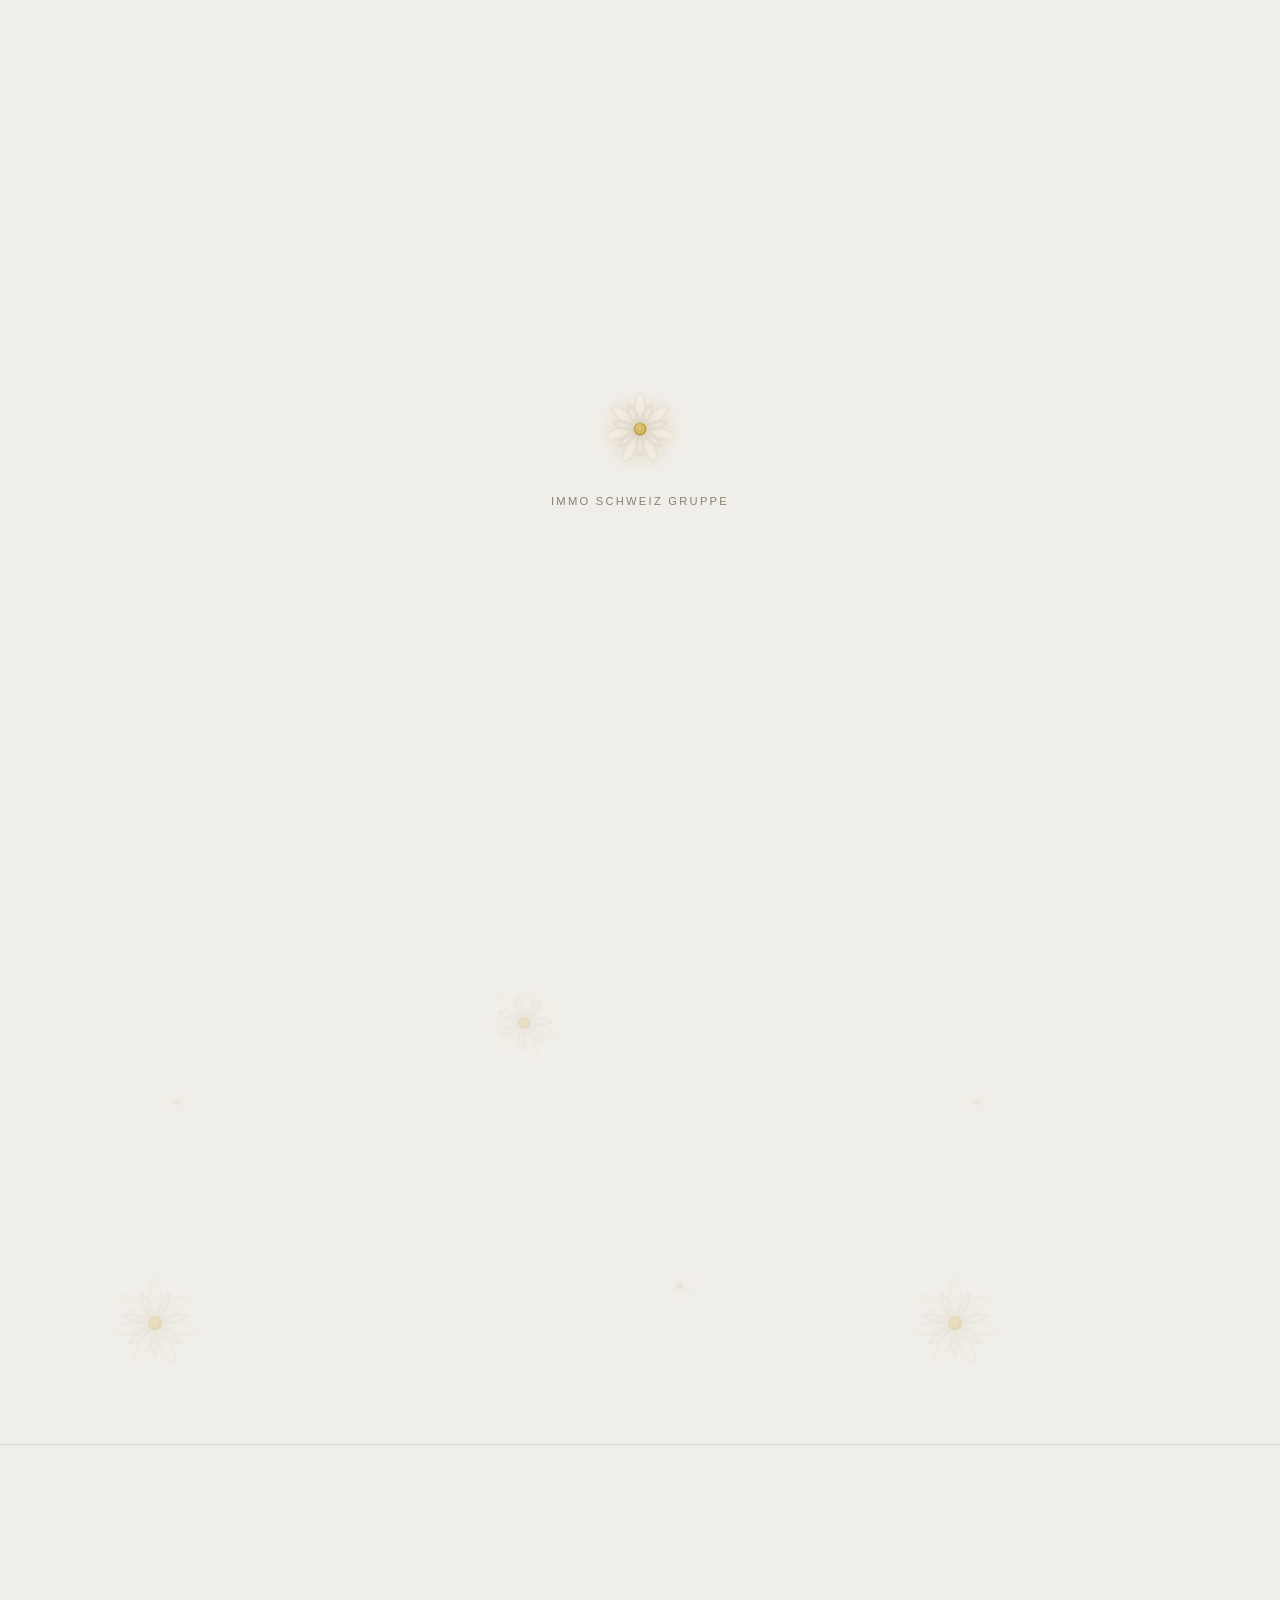
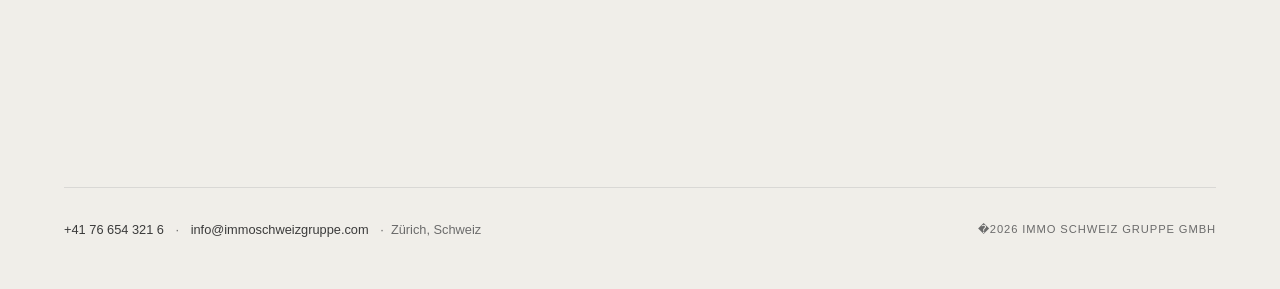
<file: impressum.html>
<!DOCTYPE html>
<html lang="de-CH">
<head>
  <meta charset="UTF-8">
  <meta name="viewport" content="width=device-width, initial-scale=1.0, viewport-fit=cover">
  <title>Impressum � Immo Schweiz Gruppe GmbH</title>
  <meta name="description" content="Impressum der Immo Schweiz Gruppe GmbH, Z�rich.">
  <meta name="theme-color" content="#1a3a5c">
  <link rel="preconnect" href="https://fonts.googleapis.com">
  <link rel="preconnect" href="https://fonts.gstatic.com" crossorigin>
  <link rel="stylesheet" href="index.css">
</head>
<body>
  <!-- LOADING SCREEN -->
  <div class="loader" id="siteLoader">
    <img class="loader-edelweiss" src="assets/images/edelweiss-flower.svg" alt="" width="80" height="80">
    <span class="loader-label">Immo Schweiz Gruppe</span>
  </div>

  <nav class="nav" id="mainNav"><div class="container"><div class="nav-inner">
    <a href="index.html" class="nav-logo"><img class="nav-logo-mark" src="assets/images/isg-sigil.svg" alt="ISG Sigil" width="42" height="42"><div class="nav-logo-text"><span>IMMO SCHWEIZ</span><span>Gruppe GmbH</span></div></a>
    <div class="nav-links" id="navLinks"><a href="leistungen.html">Leistungen</a><a href="ueber-uns.html">�ber uns</a><a href="preise.html">Preise</a><a href="kontakt.html">Kontakt</a></div>
    <a href="kontakt.html" class="btn btn-primary btn-arrow nav-cta">Beratung anfragen</a>
    <button class="menu-toggle" id="menuToggle" aria-label="Men�"><span></span><span></span><span></span></button>
  </div></div></nav>

  <section class="page-hero" style="padding-bottom: var(--space-12);">
    <div class="container">
      <div class="breadcrumb"><a href="index.html">Startseite</a><span class="sep">/</span><span>Impressum</span></div>
      <h1 data-reveal>Impressum</h1>
    </div>
  </section>

  <section class="section section-light" style="padding-top: 0;">
    <div class="container" style="max-width: 760px;">
      <div data-reveal>
        <h3 style="margin-bottom: var(--space-4);">Angaben gem�ss Art. 3 B�PF</h3>
        <p style="color: var(--text-secondary); line-height: 1.8; margin-bottom: var(--space-8);">
          Immo Schweiz Gruppe GmbH<br>
          Bahnhofstrasse 42<br>
          8001 Zürich<br>
          Schweiz
        </p>
        <h3 style="margin-bottom: var(--space-4);">Kontakt</h3>
        <p style="color: var(--text-secondary); line-height: 1.8; margin-bottom: var(--space-8);">
          Telefon: +41 76 654 321 6<br>
          E-Mail: <a href="mailto:info@immoschweizgruppe.com" style="color: var(--blue-600);">info@immoschweizgruppe.com</a>
        </p>
        <h3 style="margin-bottom: var(--space-4);">Handelsregistereintrag</h3>
        <p style="color: var(--text-secondary); line-height: 1.8; margin-bottom: var(--space-8);">
          Eingetragener Firmenname: Immo Schweiz Gruppe GmbH<br>
          Handelsregisteramt: Kanton Z�rich<br>
          UID: CHE-000.000.000
        </p>
        <h3 style="margin-bottom: var(--space-4);">Gesch�ftsf�hrer</h3>
        <p style="color: var(--text-secondary); line-height: 1.8; margin-bottom: var(--space-8);">Thomas M�ller</p>
        <h3 style="margin-bottom: var(--space-4);">Haftungsausschluss</h3>
        <p style="color: var(--text-secondary); line-height: 1.8; margin-bottom: var(--space-8);">
          Der Autor �bernimmt keinerlei Gew�hr hinsichtlich der inhaltlichen Richtigkeit, Genauigkeit, Aktualit�t, Zuverl�ssigkeit und Vollst�ndigkeit der Informationen. Haftungsanspr�che gegen den Autor wegen Sch�den materieller oder immaterieller Art, welche aus dem Zugriff oder der Nutzung bzw. Nichtnutzung der ver�ffentlichten Informationen entstanden sind, werden grunds�tzlich ausgeschlossen.
        </p>
        <h3 style="margin-bottom: var(--space-4);">Urheberrechte</h3>
        <p style="color: var(--text-secondary); line-height: 1.8;">
          Die Urheber- und alle anderen Rechte an Inhalten, Bildern, Fotos oder anderen Dateien auf dieser Website geh�ren ausschliesslich der Immo Schweiz Gruppe GmbH oder den speziell genannten Rechtsinhabern. F�r die Reproduktion jeglicher Elemente ist die schriftliche Zustimmung der Urheberrechtstr�ger im Voraus einzuholen.
        </p>
      </div>
    </div>
  </section>

  <footer class="footer"><div class="container">
    <div class="footer-top" data-reveal>
      <div class="footer-brand"><div class="nav-logo-text"><span>Immo Schweiz</span><span>Gruppe GmbH</span></div><p class="footer-tagline">Ihre <em>Immobilien,</em> bestens verwaltet.</p></div>
      <div class="footer-links"><a href="index.html">Startseite</a><a href="leistungen.html">Leistungen</a><a href="ueber-uns.html">�ber uns</a><a href="preise.html">Preise</a><a href="kontakt.html">Kontakt</a></div>
      <div class="footer-links"><a href="impressum.html">Impressum</a><a href="datenschutz.html">Datenschutz</a></div>
    </div>
    <div class="footer-bottom"><div class="footer-bottom-left"><a href="tel:+41766543216">+41 76 654 321 6</a> &nbsp;·&nbsp; <a href="mailto:info@immoschweizgruppe.com">info@immoschweizgruppe.com</a> &nbsp;·&nbsp; Zürich, Schweiz</div><div class="footer-bottom-right">�2026 Immo Schweiz Gruppe GmbH</div></div>
  </div></footer>

  <div class="mobile-cta"><div class="mobile-cta-inner"><a href="tel:+41766543216" class="cta-call">Anrufen</a><a href="kontakt.html" class="cta-contact">Beratung anfragen</a></div></div>
  <script src="main.js"></script>

  <!-- WHATSAPP FAB -->
  <a href="https://wa.me/41766543216" target="_blank" rel="noopener" class="whatsapp-fab" aria-label="WhatsApp">
    <svg width="28" height="28" viewBox="0 0 24 24" fill="white"><path d="M17.472 14.382c-.297-.149-1.758-.867-2.03-.967-.273-.099-.471-.148-.67.15-.197.297-.767.966-.94 1.164-.173.199-.347.223-.644.075-.297-.15-1.255-.463-2.39-1.475-.883-.788-1.48-1.761-1.653-2.059-.173-.297-.018-.458.13-.606.134-.133.298-.347.446-.52.149-.174.198-.298.298-.497.099-.198.05-.371-.025-.52-.075-.149-.669-1.612-.916-2.207-.242-.579-.487-.5-.669-.51-.173-.008-.371-.01-.57-.01-.198 0-.52.074-.792.372-.272.297-1.04 1.016-1.04 2.479 0 1.462 1.065 2.875 1.213 3.074.149.198 2.096 3.2 5.077 4.487.709.306 1.262.489 1.694.625.712.227 1.36.195 1.871.118.571-.085 1.758-.719 2.006-1.413.248-.694.248-1.289.173-1.413-.074-.124-.272-.198-.57-.347m-5.421 7.403h-.004a9.87 9.87 0 01-5.031-1.378l-.361-.214-3.741.982.998-3.648-.235-.374a9.86 9.86 0 01-1.51-5.26c.001-5.45 4.436-9.884 9.888-9.884 2.64 0 5.122 1.03 6.988 2.898a9.825 9.825 0 012.893 6.994c-.003 5.45-4.437 9.884-9.885 9.884m8.413-18.297A11.815 11.815 0 0012.05 0C5.495 0 .16 5.335.157 11.892c0 2.096.547 4.142 1.588 5.945L.057 24l6.305-1.654a11.882 11.882 0 005.683 1.448h.005c6.554 0 11.89-5.335 11.893-11.893a11.821 11.821 0 00-3.48-8.413z"/></svg>
  </a>
</body>
</html>
</file>
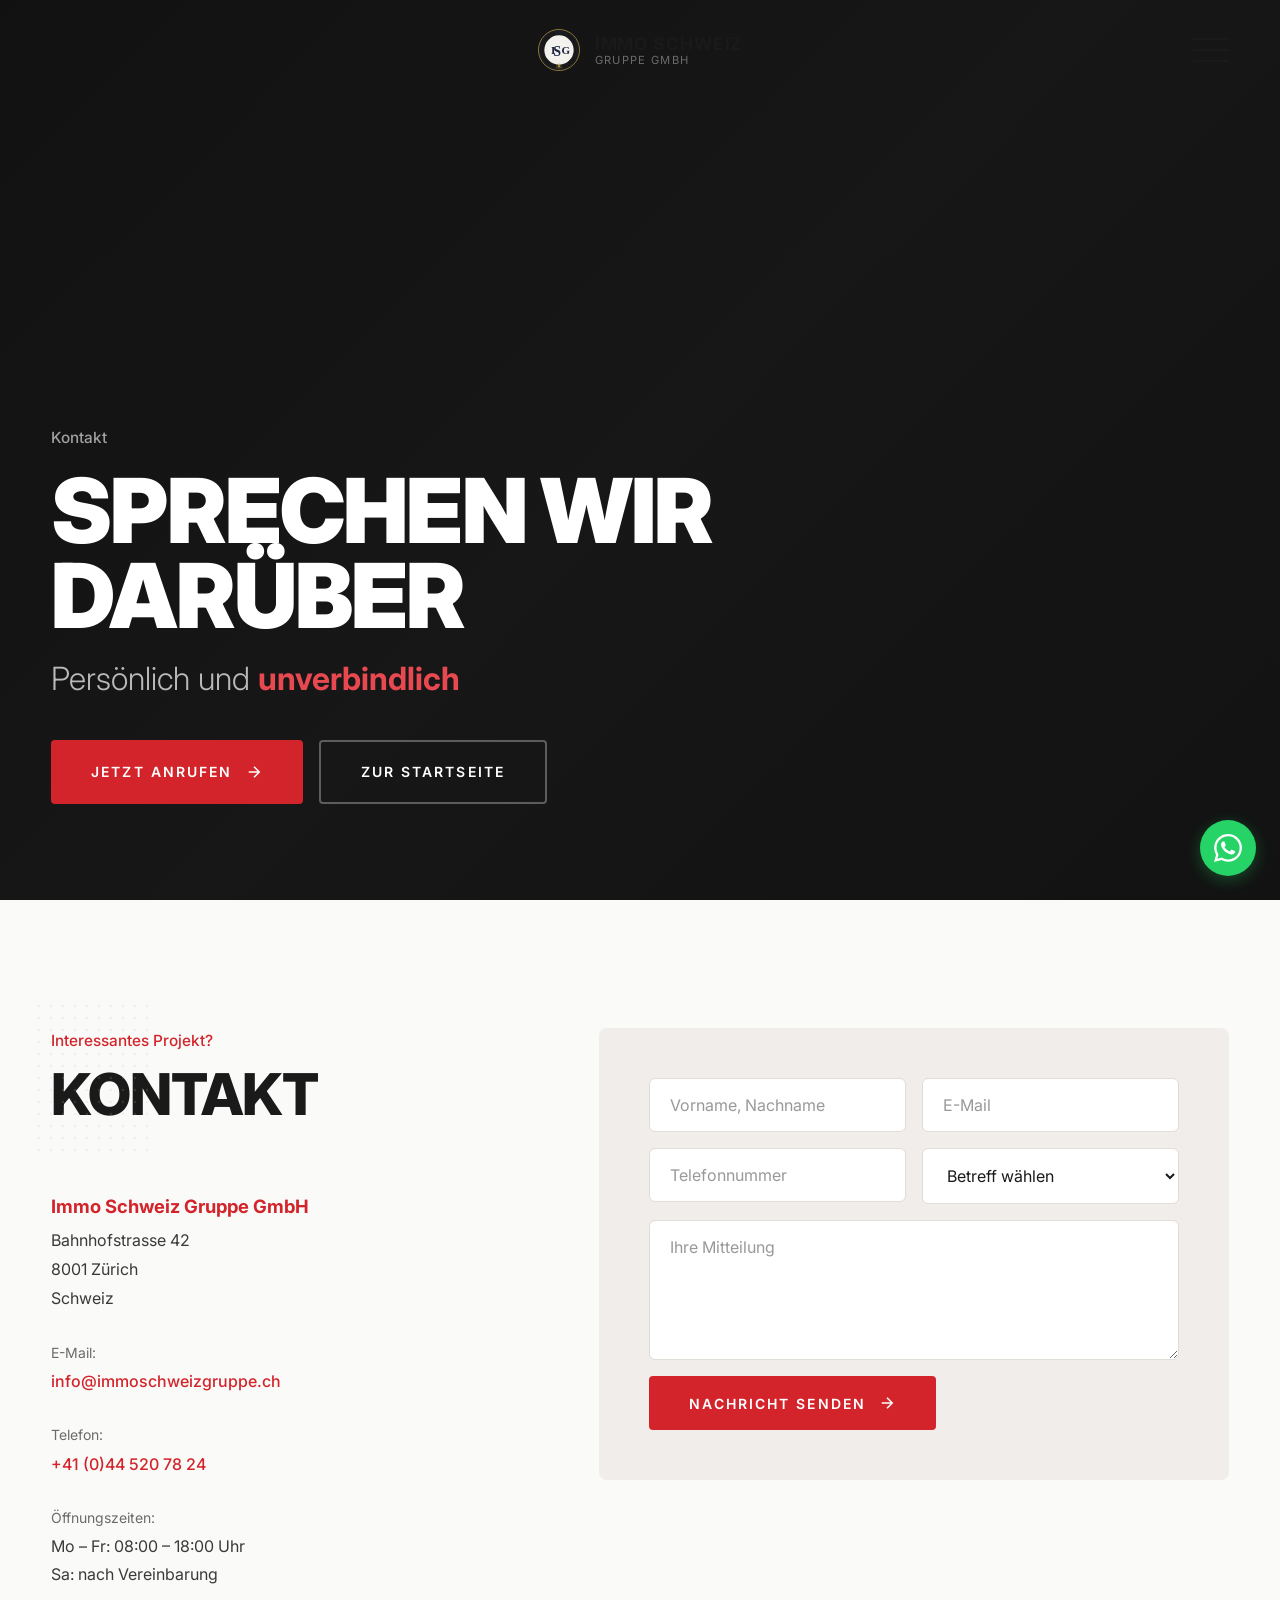
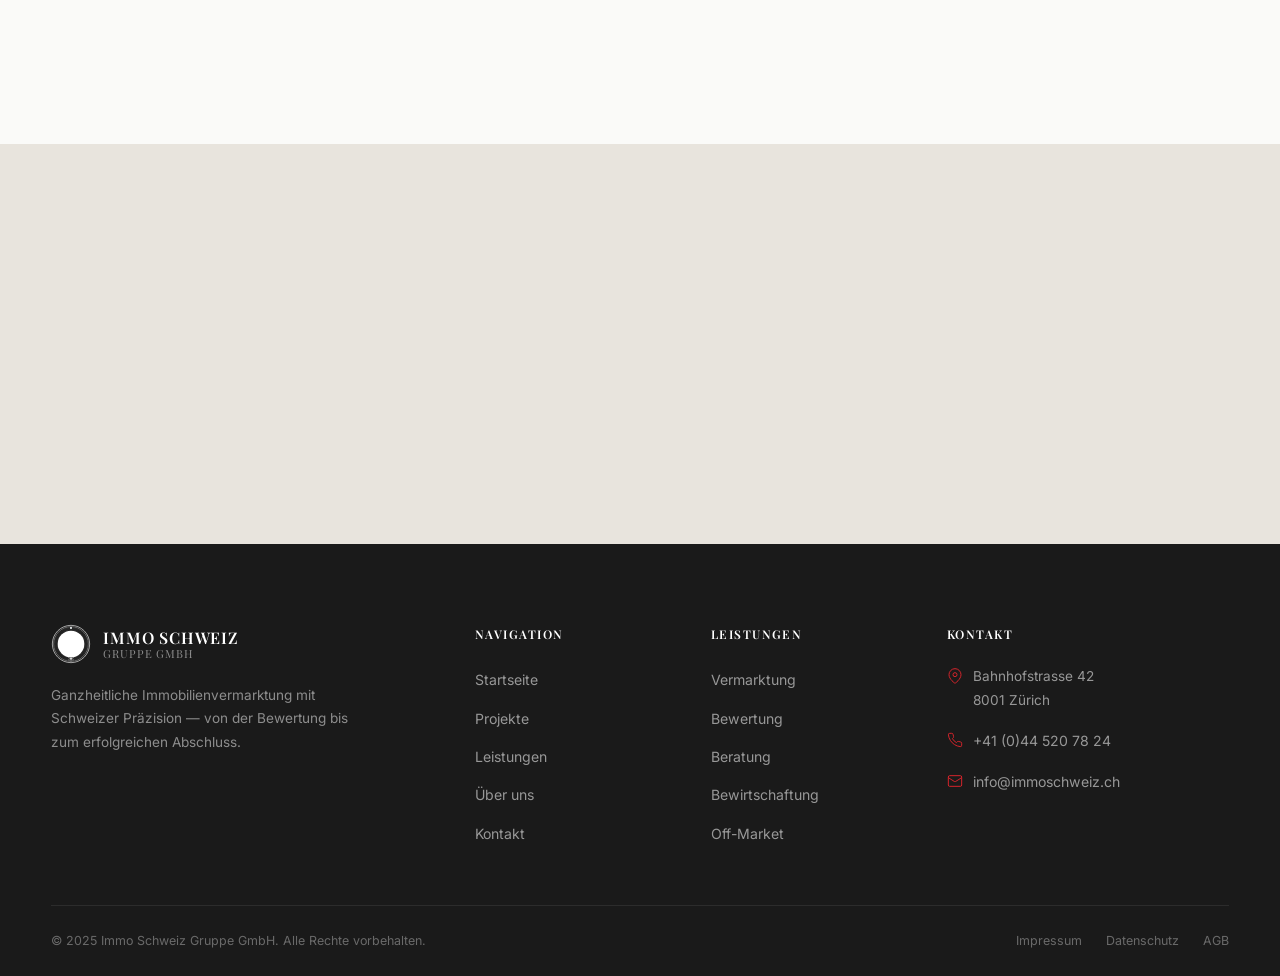
<file: kontakt.html>
<!DOCTYPE html>
<html lang="de-CH">
<head>
  <meta charset="UTF-8">
  <meta name="viewport" content="width=device-width, initial-scale=1.0">
  <title>Kontakt — Immo Schweiz Gruppe | Beratung anfragen</title>
  <meta name="description" content="Kontaktieren Sie die Immo Schweiz Gruppe für eine unverbindliche Erstberatung. Bahnhofstrasse 42, 8001 Zürich.">
  <meta name="theme-color" content="#D4242B">
  <link rel="stylesheet" href="style.css">
</head>
<body>

  <!-- LOADING SCREEN -->
  <div class="loader" id="siteLoader">
    <img class="loader-edelweiss" src="assets/images/edelweiss-flower.svg" alt="" width="80" height="80">
    <span class="loader-label">Immo Schweiz Gruppe</span>
  </div>

  <div style="display:none"><svg xmlns="http://www.w3.org/2000/svg">
    <symbol id="icon-whatsapp" viewBox="0 0 24 24" fill="currentColor"><path d="M17.472 14.382c-.297-.149-1.758-.867-2.03-.967-.273-.099-.471-.148-.67.15-.197.297-.767.966-.94 1.164-.173.199-.347.223-.644.075-.297-.15-1.255-.463-2.39-1.475-.883-.788-1.48-1.761-1.653-2.059-.173-.297-.018-.458.13-.606.134-.133.298-.347.446-.52.149-.174.198-.298.298-.497.099-.198.05-.371-.025-.52-.075-.149-.669-1.612-.916-2.207-.242-.579-.487-.5-.669-.51-.173-.008-.371-.01-.57-.01-.198 0-.52.074-.792.372-.272.297-1.04 1.016-1.04 2.479 0 1.462 1.065 2.875 1.213 3.074.149.198 2.096 3.2 5.077 4.487.709.306 1.262.489 1.694.625.712.227 1.36.195 1.871.118.571-.085 1.758-.719 2.006-1.413.248-.694.248-1.289.173-1.413-.074-.124-.272-.198-.57-.347m-5.421 7.403h-.004a9.87 9.87 0 01-5.031-1.378l-.361-.214-3.741.982.998-3.648-.235-.374a9.86 9.86 0 01-1.51-5.26c.001-5.45 4.436-9.884 9.888-9.884 2.64 0 5.122 1.03 6.988 2.898a9.825 9.825 0 012.893 6.994c-.003 5.45-4.437 9.884-9.885 9.884m8.413-18.297A11.815 11.815 0 0012.05 0C5.495 0 .16 5.335.157 11.892c0 2.096.547 4.142 1.588 5.945L.057 24l6.305-1.654a11.882 11.882 0 005.683 1.448h.005c6.554 0 11.89-5.335 11.893-11.893a11.821 11.821 0 00-3.48-8.413z"/></symbol>
  </svg></div>

  <!-- HEADER -->
  <header class="header" id="header">
    <div class="header-spacer"></div>
    <a href="index.html" class="logo" aria-label="Immo Schweiz Gruppe — Startseite">
      <img class="logo-icon" src="assets/images/isg-sigil.svg" alt="ISG" width="44" height="44">
      <div class="logo-text">Immo Schweiz<span>Gruppe GmbH</span></div>
    </a>
    <button class="hamburger" id="hamburger" aria-label="Menü öffnen"><span></span><span></span><span></span></button>
  </header>

  <div class="menu-backdrop" id="menuBackdrop"></div>
  <div class="menu-overlay" id="menuOverlay">
    <div class="dot-grid" style="top:60px;right:60px;"></div>
    <nav>
      <a href="index.html" data-nav>Home</a>
      <a href="projekte.html" data-nav>Projekte</a>
      <a href="leistungen.html" data-nav>Leistungen</a>
      <a href="ueber-uns.html" data-nav>Über uns</a>
      <a href="kontakt.html" data-nav>Kontakt</a>
    </nav>
  </div>

  <!-- ═══ VIDEO HERO ═══ -->
  <section class="hero-video">
    <div class="hero-video-bg">
      <video autoplay muted loop playsinline preload="auto">
        <source src="assets/video/hero-kontakt.mp4" type="video/mp4">
      </video>
    </div>
    <div class="hero-video-overlay"></div>
    <div class="hero-video-content">
      <p class="hero-overline">Kontakt</p>
      <h1 class="hero-heading">Sprechen wir darüber</h1>
      <p class="hero-subheading">Persönlich und <strong>unverbindlich</strong></p>
      <div style="display:flex;gap:16px;flex-wrap:wrap;">
        <a href="tel:+41445207824" class="btn-primary">Jetzt anrufen <svg viewBox="0 0 24 24" fill="none" stroke="currentColor" stroke-width="2"><path d="M5 12h14M12 5l7 7-7 7"/></svg></a>
        <a href="index.html" class="btn-outline" style="color:white;border-color:rgba(255,255,255,0.3);">Zur Startseite</a>
      </div>
    </div>
  </section>

  <!-- ═══ KONTAKT ═══ -->
  <section class="section section-white contact-section">
    <div class="container">
      <div class="contact-info reveal">
        <div class="section-header">
          <div class="dot-grid" style="top:-30px;left:-20px;"></div>
          <span class="overline">Interessantes Projekt?</span>
          <h2 class="section-heading">Kontakt</h2>
        </div>

        <div class="contact-block">
          <h3>Immo Schweiz Gruppe GmbH</h3>
          <address>Bahnhofstrasse 42<br>8001 Zürich<br>Schweiz</address>
        </div>

        <div class="contact-block">
          <p class="label">E-Mail:</p>
          <a href="mailto:info@immoschweizgruppe.ch">info@immoschweizgruppe.ch</a>
        </div>

        <div class="contact-block">
          <p class="label">Telefon:</p>
          <a href="tel:+41445207824">+41 (0)44 520 78 24</a>
        </div>

        <div class="contact-block">
          <p class="label">Öffnungszeiten:</p>
          <p style="color:var(--text-secondary);">Mo – Fr: 08:00 – 18:00 Uhr<br>Sa: nach Vereinbarung</p>
        </div>
      </div>

      <form class="contact-form reveal" id="contactForm">
        <div class="form-row">
          <div class="form-field">
            <input type="text" placeholder="Vorname, Nachname" id="formName" required>
          </div>
          <div class="form-field">
            <input type="email" placeholder="E-Mail" id="formEmail" required>
          </div>
        </div>
        <div class="form-row">
          <div class="form-field">
            <input type="tel" placeholder="Telefonnummer" id="formPhone">
          </div>
          <div class="form-field">
            <select id="formSubject" style="width:100%;padding:16px 20px;border:1px solid var(--border-light);border-radius:6px;background:var(--bg-white);font-family:var(--font-primary);font-size:var(--fs-body);color:var(--text-primary);cursor:pointer;">
              <option value="">Betreff wählen</option>
              <option>Vermarktung / Verkauf</option>
              <option>Bewirtschaftung</option>
              <option>Bewertung</option>
              <option>Beratung</option>
              <option>Sonstiges</option>
            </select>
          </div>
        </div>
        <div class="form-row">
          <div class="form-field full">
            <textarea placeholder="Ihre Mitteilung" id="formMessage" required></textarea>
          </div>
        </div>
        <div class="form-actions">
          <button type="submit" class="btn-primary">
            Nachricht senden
            <svg viewBox="0 0 24 24" fill="none" stroke="currentColor" stroke-width="2"><path d="M5 12h14M12 5l7 7-7 7"/></svg>
          </button>
        </div>
      </form>
    </div>
  </section>

  <!-- ═══ MAP ═══ -->
  <section style="height:400px;background:#e8e4dd;position:relative;overflow:hidden;">
    <iframe src="https://www.google.com/maps/embed?pb=!1m18!1m12!1m3!1d2701.9!2d8.537!3d47.372!2m3!1f0!2f0!3f0!3m2!1i1024!2i768!4f13.1!3m3!1m2!1s0x47900a0d07e8e3cd%3A0xdb4e!2sBahnhofstrasse+42%2C+8001+Z%C3%BCrich!5e0!3m2!1sde!2sch!4v1" width="100%" height="100%" style="border:0;" allowfullscreen loading="lazy" referrerpolicy="no-referrer-when-downgrade" title="Google Maps — Bahnhofstrasse 42, 8001 Zürich"></iframe>
  </section>

  <!-- FOOTER -->
  <!-- ═══ FOOTER ═══ -->
  <footer class="footer">
    <div class="container">
      <div class="footer-grid">
        <div class="footer-brand">
          <a href="index.html" class="logo">
            <img class="logo-icon" src="assets/images/isg-sigil.svg" alt="ISG" width="40" height="40">
            <div class="logo-text">Immo Schweiz<span>Gruppe GmbH</span></div>
          </a>
          <p>Ganzheitliche Immobilienvermarktung mit Schweizer Präzision — von der Bewertung bis zum erfolgreichen Abschluss.</p>
        </div>
        <div class="footer-col">
          <h4>Navigation</h4>
          <ul>
            <li><a href="index.html">Startseite</a></li>
            <li><a href="projekte.html">Projekte</a></li>
            <li><a href="leistungen.html">Leistungen</a></li>
            <li><a href="ueber-uns.html">Über uns</a></li>
            <li><a href="kontakt.html">Kontakt</a></li>
          </ul>
        </div>
        <div class="footer-col">
          <h4>Leistungen</h4>
          <ul>
            <li><a href="leistungen.html">Vermarktung</a></li>
            <li><a href="leistungen.html">Bewertung</a></li>
            <li><a href="leistungen.html">Beratung</a></li>
            <li><a href="leistungen.html">Bewirtschaftung</a></li>
            <li><a href="leistungen.html">Off-Market</a></li>
          </ul>
        </div>
        <div class="footer-col">
          <h4>Kontakt</h4>
          <div class="footer-contact-item">
            <svg viewBox="0 0 24 24" stroke-width="1.5"><path d="M21 10c0 7-9 13-9 13s-9-6-9-13a9 9 0 1 1 18 0z"/><circle cx="12" cy="10" r="3"/></svg>
            <span>Bahnhofstrasse 42<br>8001 Zürich</span>
          </div>
          <div class="footer-contact-item">
            <svg viewBox="0 0 24 24" stroke-width="1.5"><path d="M22 16.92v3a2 2 0 0 1-2.18 2 19.79 19.79 0 0 1-8.63-3.07 19.5 19.5 0 0 1-6-6 19.79 19.79 0 0 1-3.07-8.67A2 2 0 0 1 4.11 2h3a2 2 0 0 1 2 1.72c.127.96.361 1.903.7 2.81a2 2 0 0 1-.45 2.11L8.09 9.91a16 16 0 0 0 6 6l1.27-1.27a2 2 0 0 1 2.11-.45c.907.339 1.85.573 2.81.7A2 2 0 0 1 22 16.92z"/></svg>
            <a href="tel:+41445207824">+41 (0)44 520 78 24</a>
          </div>
          <div class="footer-contact-item">
            <svg viewBox="0 0 24 24" stroke-width="1.5"><rect width="20" height="16" x="2" y="4" rx="2"/><path d="m22 7-8.97 5.7a1.94 1.94 0 0 1-2.06 0L2 7"/></svg>
            <a href="mailto:info@immoschweiz.ch">info@immoschweiz.ch</a>
          </div>
        </div>
      </div>
      <div class="footer-bottom">
        <p class="footer-copy">&copy; 2025 Immo Schweiz Gruppe GmbH. Alle Rechte vorbehalten.</p>
        <div class="footer-legal">
          <a href="#impressum">Impressum</a>
          <a href="#datenschutz">Datenschutz</a>
          <a href="#agb">AGB</a>
        </div>
      </div>
    </div>
  </footer>

  <a href="https://wa.me/41445207824" target="_blank" rel="noopener" class="whatsapp-fab" aria-label="WhatsApp"><svg viewBox="0 0 24 24"><use href="#icon-whatsapp"/></svg></a>
  <script src="main.js"></script>
</body>
</html>
</file>
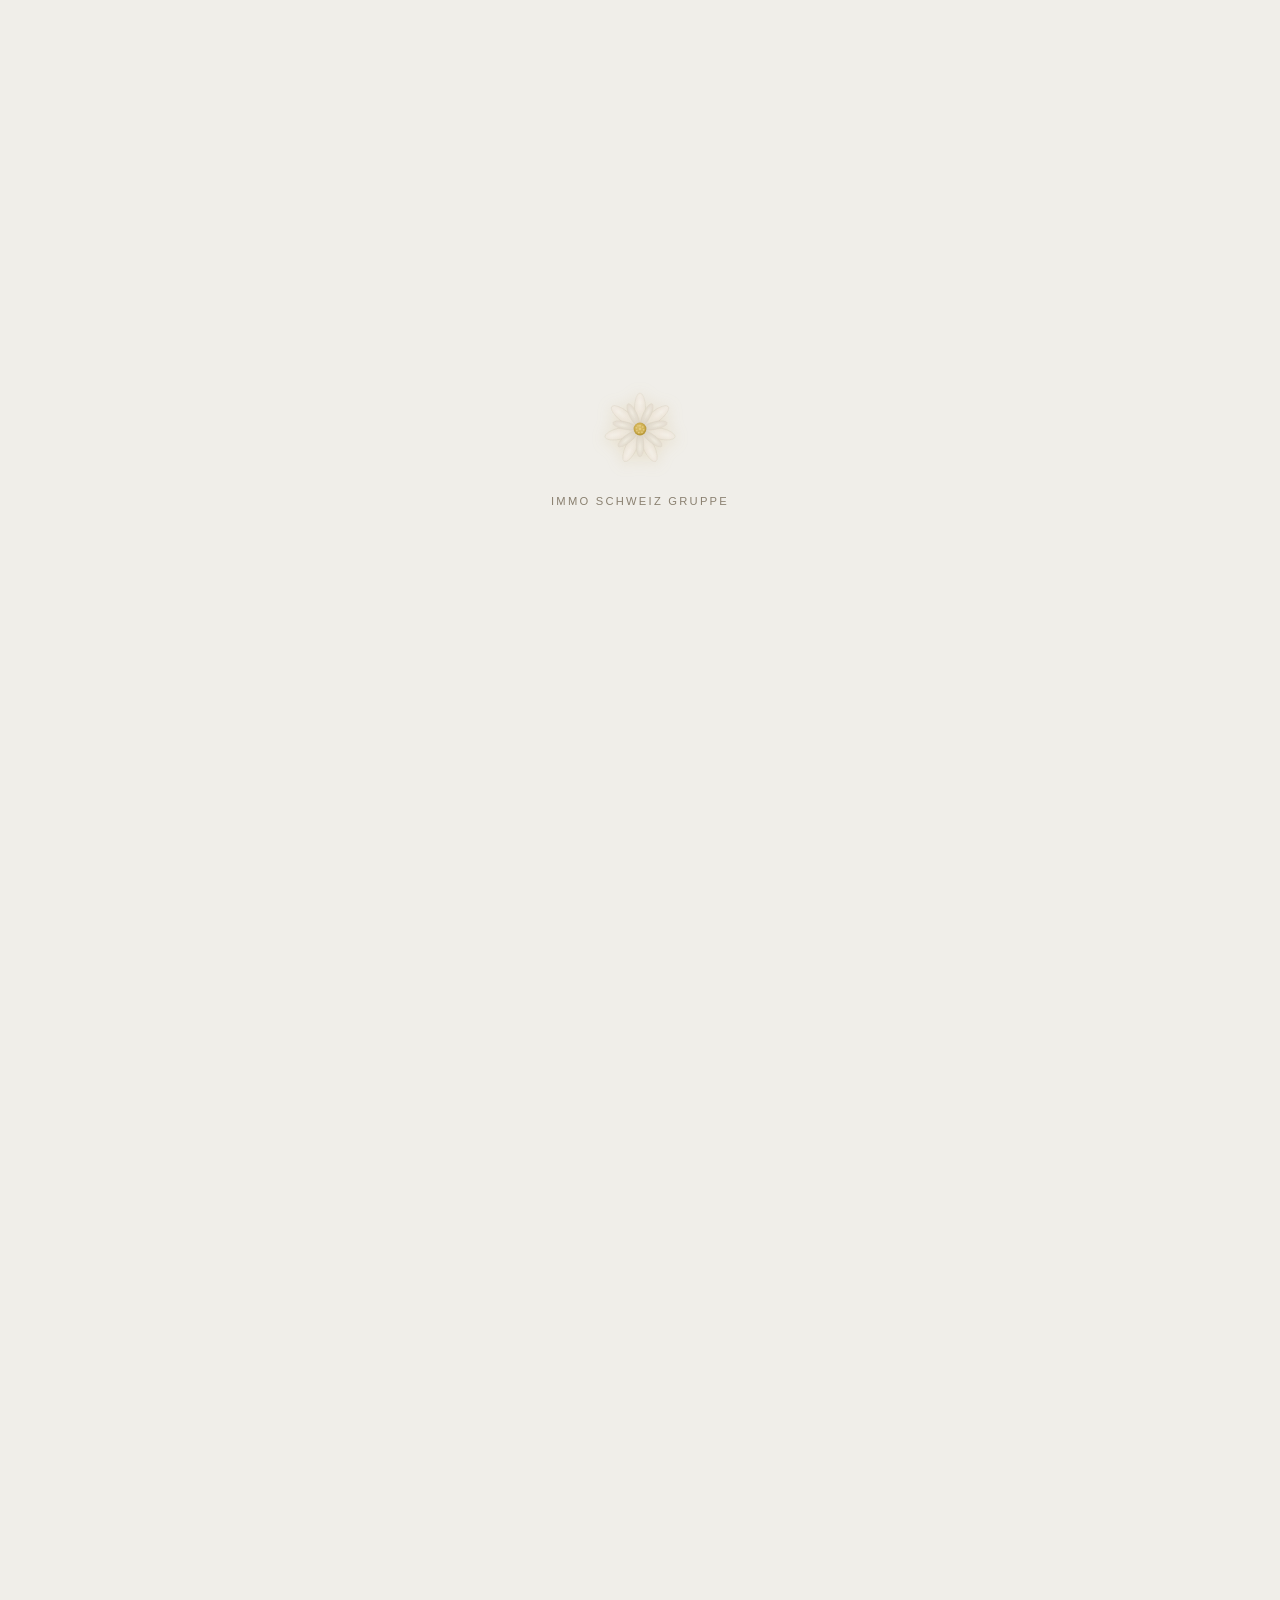
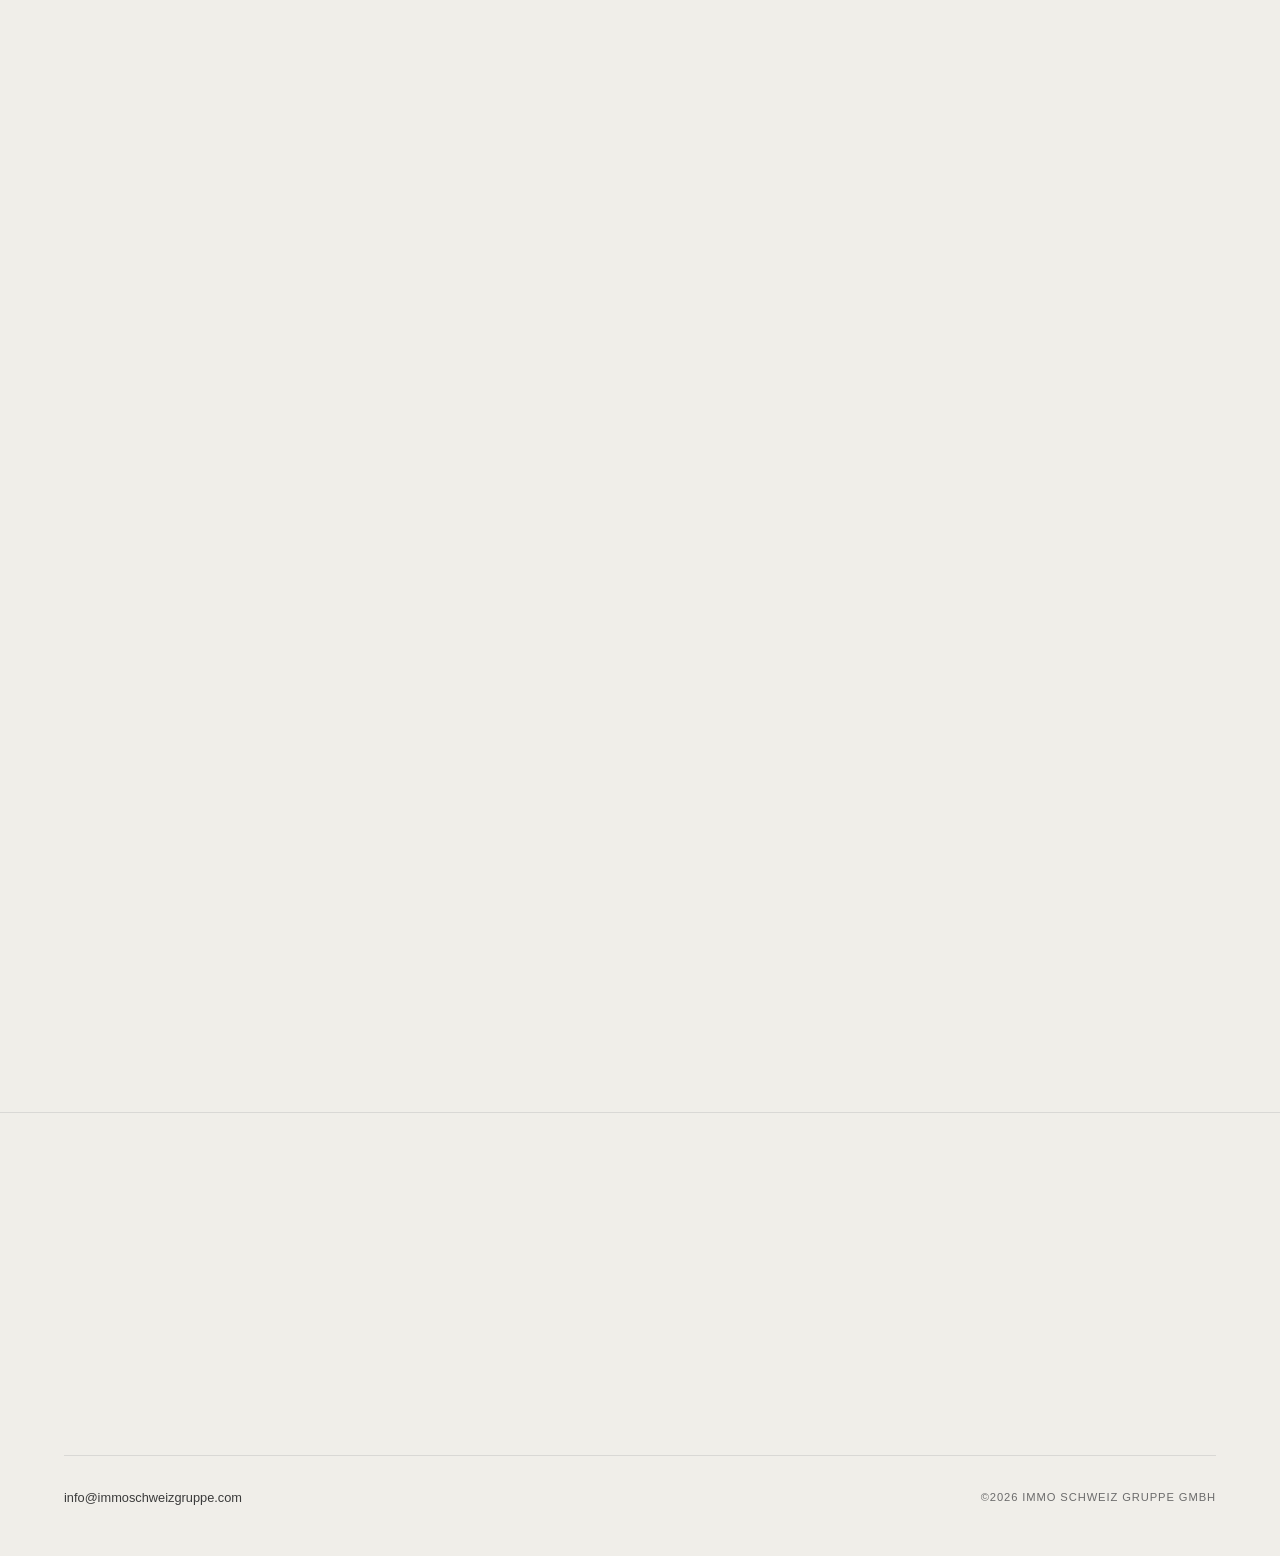
<file: preise.html>
<!DOCTYPE html>
<html lang="de-CH">
<head>
  <meta charset="UTF-8">
  <meta name="viewport" content="width=device-width, initial-scale=1.0, viewport-fit=cover">
  <title>Preise — Immo Schweiz Gruppe | Immobilien erfolgreich verkaufen</title>
  <meta name="description" content="Drei massgeschneiderte Servicepakete für Eigentümer in der Schweiz — einfach, sicher und zum Bestpreis. Ab nur 0.5% Provision.">
  <meta name="theme-color" content="#1a3a5c">
  <link rel="preconnect" href="https://fonts.googleapis.com">
  <link rel="preconnect" href="https://fonts.gstatic.com" crossorigin>
  <link rel="stylesheet" href="index.css">
</head>
<body>
  <!-- LOADING SCREEN -->
  <div class="loader" id="siteLoader">
    <img class="loader-edelweiss" src="assets/images/edelweiss-flower.svg" alt="" width="80" height="80">
    <span class="loader-label">Immo Schweiz Gruppe</span>
  </div>

<div style="display:none"><svg xmlns="http://www.w3.org/2000/svg">
    <symbol id="icon-check" viewBox="0 0 20 20" fill="currentColor"><path fill-rule="evenodd" d="M16.704 4.153a.75.75 0 01.143 1.052l-8 10.5a.75.75 0 01-1.127.075l-4.5-4.5a.75.75 0 011.06-1.06l3.894 3.893 7.48-9.817a.75.75 0 011.05-.143z"/></symbol>
  </svg></div>

  <nav class="nav" id="mainNav"><div class="container"><div class="nav-inner">
    <a href="index.html" class="nav-logo">
      <img class="nav-logo-mark" src="assets/images/isg-sigil.svg" alt="ISG Sigil" width="42" height="42">
      <div class="nav-logo-text"><span>IMMO SCHWEIZ</span><span>Gruppe GmbH</span></div>
    </a>
    <div class="nav-links" id="navLinks"><a href="leistungen.html">Leistungen</a><a href="ueber-uns.html">Über uns</a><a href="preise.html" class="active">Preise</a><a href="kontakt.html">Kontakt</a></div>
    <a href="kontakt.html" class="btn btn-primary btn-arrow nav-cta">Beratung anfragen</a>
    <button class="menu-toggle" id="menuToggle" aria-label="Menü"><span></span><span></span><span></span></button>
  </div></div></nav>

  <section class="page-hero">
    <div class="container">
      <div class="breadcrumb"><a href="index.html">Startseite</a><span class="sep">/</span><span>Preise</span></div>
      <h1 data-reveal>Immobilien <em>erfolgreich</em> verkaufen.</h1>
      <p data-reveal>Drei massgeschneiderte Servicepakete für Eigentümer in der Schweiz — einfach, sicher und zum Bestpreis.</p>
    </div>
  </section>

  <!-- Stats bar -->
  <section class="section section-dark" style="padding: var(--space-10) 0;">
    <div class="container">
      <div class="stats-bar" data-reveal-stagger style="padding: 0;">
        <div class="stat-item">
          <span class="stat-number" data-count="100" data-suffix="+">0</span>
          <span class="stat-label">Erfolgreiche<br>Verkäufe</span>
        </div>
        <div class="stat-item">
          <span class="stat-number" data-count="98" data-suffix="%">0</span>
          <span class="stat-label">Kunden-<br>zufriedenheit</span>
        </div>
        <div class="stat-item">
          <span class="stat-number">CHF</span>
          <span class="stat-label">Höchstpreise<br>erzielt</span>
        </div>
        <div class="stat-item">
          <span class="stat-number">0.5%</span>
          <span class="stat-label">Ab nur 0.5%<br>Provision</span>
        </div>
      </div>
    </div>
  </section>

  <section class="section section-light">
    <div class="container">
      <div class="section-header centered" data-reveal>
        <span class="overline">Unsere Servicepakete</span>
        <h2>Ihr Partner für modernen <em>Immobilienverkauf</em></h2>
      </div>
      <div class="pricing-grid" data-reveal-stagger>
        <!-- Easy -->
        <div class="pricing-card">
          <span class="pricing-tier">Easy</span>
          <h3>Ideal für aktive Verkäufer</h3>
          <p class="pricing-desc" style="text-transform:uppercase; font-weight:600; color:var(--blue-600); font-size:var(--text-xs); letter-spacing:0.1em;">Einstieg</p>
          <div class="pricing-divider"></div>
          <div class="pricing-features">
            <div class="pricing-feature"><svg><use href="#icon-check"/></svg>Professionelle Objektfotos</div>
            <div class="pricing-feature"><svg><use href="#icon-check"/></svg>360° Virtuelle Besichtigung</div>
            <div class="pricing-feature"><svg><use href="#icon-check"/></svg>Digitales Premium-Exposé</div>
            <div class="pricing-feature"><svg><use href="#icon-check"/></svg>Online-Inserate 6 Monate</div>
            <div class="pricing-feature"><svg><use href="#icon-check"/></svg>Verkauf durch Eigentümer</div>
          </div>
          <div class="pricing-price">0.5% <small>des Verkaufspreises, exkl. MwSt.</small></div>
          <a href="kontakt.html" class="btn btn-outline btn-arrow" style="width:100%;justify-content:center;">Angebot anfragen</a>
        </div>
        <!-- Comfort -->
        <div class="pricing-card featured" style="position:relative;">
          <div class="pricing-badge">Empfohlen</div>
          <span class="pricing-tier">Comfort</span>
          <h3>Unser beliebtestes Paket</h3>
          <p class="pricing-desc" style="text-transform:uppercase; font-weight:600; color:var(--blue-600); font-size:var(--text-xs); letter-spacing:0.1em;">Empfohlen</p>
          <div class="pricing-divider"></div>
          <div class="pricing-features">
            <div class="pricing-feature"><svg><use href="#icon-check"/></svg>Professionelle Objektfotos</div>
            <div class="pricing-feature"><svg><use href="#icon-check"/></svg>360° Virtuelle Besichtigung</div>
            <div class="pricing-feature"><svg><use href="#icon-check"/></svg>Digitales Premium-Exposé</div>
            <div class="pricing-feature"><svg><use href="#icon-check"/></svg>Online-Inserate 6 Monate</div>
            <div class="pricing-feature"><svg><use href="#icon-check"/></svg>Interessenten-Kontakt</div>
            <div class="pricing-feature"><svg><use href="#icon-check"/></svg>Sammelbesichtigungen</div>
            <div class="pricing-feature"><svg><use href="#icon-check"/></svg>Monatsreporting</div>
          </div>
          <div class="pricing-price">0.9% <small>des Verkaufspreises, exkl. MwSt.</small></div>
          <a href="kontakt.html" class="btn btn-primary btn-arrow" style="width:100%;justify-content:center;">Angebot anfragen</a>
        </div>
        <!-- Premium -->
        <div class="pricing-card">
          <span class="pricing-tier">Premium</span>
          <h3>Rundum-Sorglos-Service</h3>
          <p class="pricing-desc" style="text-transform:uppercase; font-weight:600; color:var(--blue-600); font-size:var(--text-xs); letter-spacing:0.1em;">All Inclusive</p>
          <div class="pricing-divider"></div>
          <div class="pricing-features">
            <div class="pricing-feature"><svg><use href="#icon-check"/></svg>Professionelle Objektfotos</div>
            <div class="pricing-feature"><svg><use href="#icon-check"/></svg>360° Virtuelle Besichtigung</div>
            <div class="pricing-feature"><svg><use href="#icon-check"/></svg>Digitales Premium-Exposé</div>
            <div class="pricing-feature"><svg><use href="#icon-check"/></svg>Online-Inserate 6 Monate</div>
            <div class="pricing-feature"><svg><use href="#icon-check"/></svg>Vollst. Interessentenmanagement</div>
            <div class="pricing-feature"><svg><use href="#icon-check"/></svg>Sammel- & Einzelbesichtigungen</div>
            <div class="pricing-feature"><svg><use href="#icon-check"/></svg>Individ. Updates</div>
            <div class="pricing-feature"><svg><use href="#icon-check"/></svg>Komplette Verkaufsbegleitung</div>
            <div class="pricing-feature"><svg><use href="#icon-check"/></svg>Finanzierungsvorbereitung</div>
            <div class="pricing-feature"><svg><use href="#icon-check"/></svg>Versicherungsanalyse</div>
          </div>
          <div class="pricing-price">1.5% <small>des Verkaufspreises, exkl. MwSt.</small></div>
          <a href="kontakt.html" class="btn btn-outline btn-arrow" style="width:100%;justify-content:center;">Angebot anfragen</a>
        </div>
      </div>

      <!-- Testimonial Quote -->
      <div class="section-header centered" data-reveal style="margin-top: var(--space-16);">
        <p style="font-family:var(--font-display); font-size:var(--text-2xl); font-style:italic; font-weight:300; color:var(--text-primary); max-width:700px; margin:0 auto;">
          „Endlich stimmt die <span style="color:var(--blue-600)">Leistung</span> für den <span style="color:var(--blue-600)">Preis</span> — transparent, persönlich und <strong>erfolgreich</strong>."
        </p>
      </div>
    </div>
  </section>

  <section class="cta-section" data-reveal>
    <div class="container">
      <h2>Bereit für einen <em>erfolgreichen</em> Verkauf?</h2>
      <p>Fordern Sie ein unverbindliches, massgeschneidertes Angebot für Ihre Immobilie an.</p>
      <div class="cta-buttons">
        <a href="kontakt.html" class="btn btn-primary btn-arrow">Angebot anfragen</a>
        <a href="tel:+41766543216" class="btn btn-outline">+41 76 654 321 6</a>
      </div>
    </div>
  </section>

  <footer class="footer"><div class="container">
    <div class="footer-top" data-reveal>
      <div class="footer-brand"><a href="index.html" class="nav-logo"><img class="nav-logo-mark" src="assets/images/isg-sigil.svg" alt="ISG" width="42" height="42"><div class="nav-logo-text"><span>IMMO SCHWEIZ</span><span>GRUPPE GMBH</span></div></a><p class="footer-tagline">Ihre <em>Immobilien,</em> bestens verwaltet.</p></div>
      <div class="footer-links"><a href="index.html">Startseite</a><a href="leistungen.html">Leistungen</a><a href="ueber-uns.html">Über uns</a><a href="preise.html">Preise</a><a href="kontakt.html">Kontakt</a></div>
      <div class="footer-links"><a href="impressum.html">Impressum</a><a href="datenschutz.html">Datenschutz</a></div>
    </div>
    <div class="footer-bottom"><div class="footer-bottom-left"><a href="mailto:info@immoschweizgruppe.com">info@immoschweizgruppe.com</a></div><div class="footer-bottom-right">©2026 Immo Schweiz Gruppe GmbH</div></div>
  </div></footer>

  <div class="mobile-cta"><div class="mobile-cta-inner"><a href="tel:+41766543216" class="cta-call">Anrufen</a><a href="kontakt.html" class="cta-contact">Beratung anfragen</a></div></div>
  <script src="main.js"></script>

  <!-- WHATSAPP FAB -->
  <a href="https://wa.me/41766543216" target="_blank" rel="noopener" class="whatsapp-fab" aria-label="WhatsApp">
    <svg width="28" height="28" viewBox="0 0 24 24" fill="white"><path d="M17.472 14.382c-.297-.149-1.758-.867-2.03-.967-.273-.099-.471-.148-.67.15-.197.297-.767.966-.94 1.164-.173.199-.347.223-.644.075-.297-.15-1.255-.463-2.39-1.475-.883-.788-1.48-1.761-1.653-2.059-.173-.297-.018-.458.13-.606.134-.133.298-.347.446-.52.149-.174.198-.298.298-.497.099-.198.05-.371-.025-.52-.075-.149-.669-1.612-.916-2.207-.242-.579-.487-.5-.669-.51-.173-.008-.371-.01-.57-.01-.198 0-.52.074-.792.372-.272.297-1.04 1.016-1.04 2.479 0 1.462 1.065 2.875 1.213 3.074.149.198 2.096 3.2 5.077 4.487.709.306 1.262.489 1.694.625.712.227 1.36.195 1.871.118.571-.085 1.758-.719 2.006-1.413.248-.694.248-1.289.173-1.413-.074-.124-.272-.198-.57-.347m-5.421 7.403h-.004a9.87 9.87 0 01-5.031-1.378l-.361-.214-3.741.982.998-3.648-.235-.374a9.86 9.86 0 01-1.51-5.26c.001-5.45 4.436-9.884 9.888-9.884 2.64 0 5.122 1.03 6.988 2.898a9.825 9.825 0 012.893 6.994c-.003 5.45-4.437 9.884-9.885 9.884m8.413-18.297A11.815 11.815 0 0012.05 0C5.495 0 .16 5.335.157 11.892c0 2.096.547 4.142 1.588 5.945L.057 24l6.305-1.654a11.882 11.882 0 005.683 1.448h.005c6.554 0 11.89-5.335 11.893-11.893a11.821 11.821 0 00-3.48-8.413z"/></svg>
  </a>
</body>
</html>
</file>
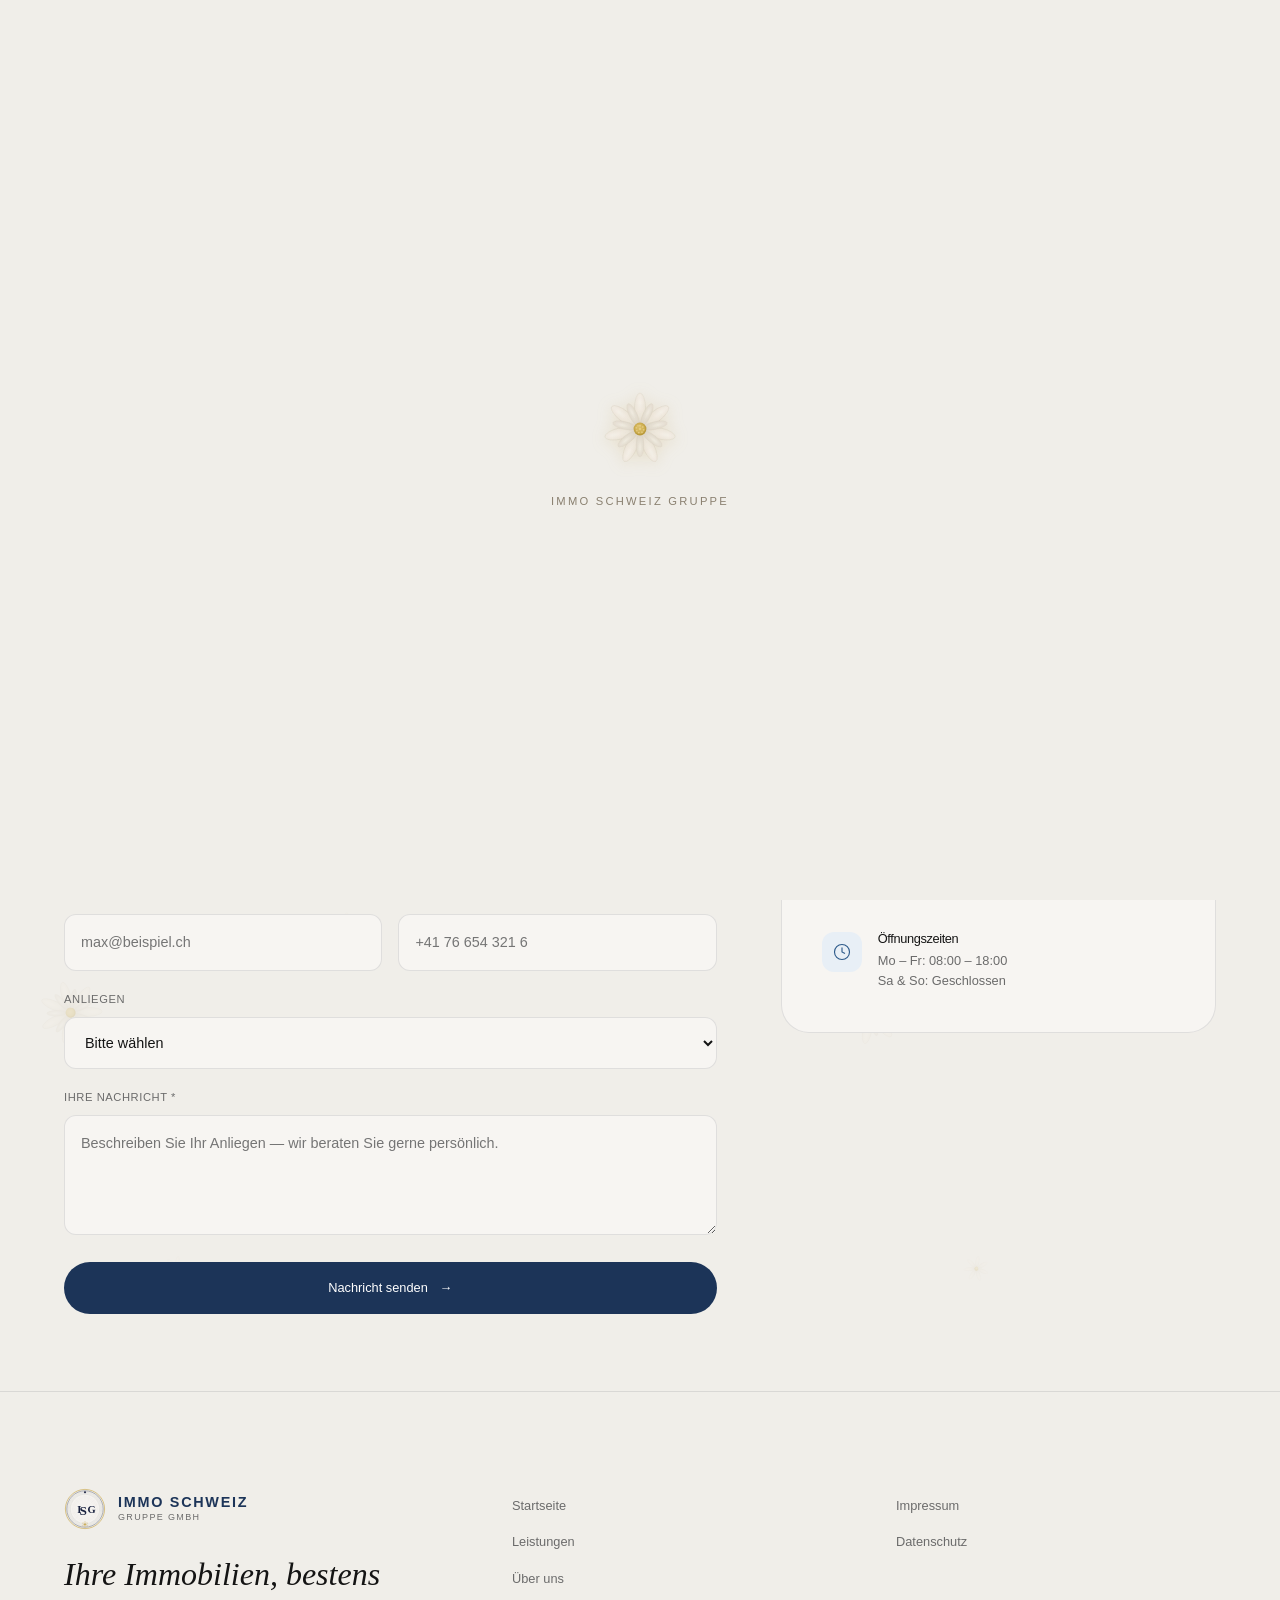
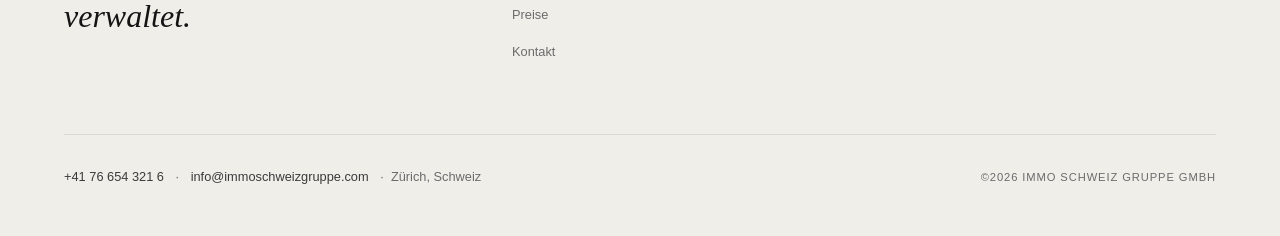
<file: V1/kontakt.html>
<!DOCTYPE html>
<html lang="de-CH">
<head>
  <meta charset="UTF-8">
  <meta name="viewport" content="width=device-width, initial-scale=1.0, viewport-fit=cover">
  <title>Kontakt — Immo Schweiz Gruppe | Kostenlose Erstberatung</title>
  <meta name="description" content="Kontaktieren Sie die Immo Schweiz Gruppe für eine kostenlose, unverbindliche Erstberatung. Per Telefon, E-Mail oder über unser Kontaktformular.">
  <meta name="theme-color" content="#1a3a5c">
  <link rel="preconnect" href="https://fonts.googleapis.com">
  <link rel="preconnect" href="https://fonts.gstatic.com" crossorigin>
  <link rel="stylesheet" href="index.css">
</head>
<body>
  <!-- LOADING SCREEN -->
  <div class="loader" id="siteLoader">
    <img class="loader-edelweiss" src="assets/images/edelweiss-flower.svg" alt="" width="80" height="80">
    <span class="loader-label">Immo Schweiz Gruppe</span>
  </div>

<div style="display:none"><svg xmlns="http://www.w3.org/2000/svg">
    <symbol id="icon-phone" viewBox="0 0 24 24" fill="none" stroke="currentColor" stroke-width="1.5"><path d="M22 16.92v3a2 2 0 01-2.18 2 19.79 19.79 0 01-8.63-3.07 19.5 19.5 0 01-6-6 19.79 19.79 0 01-3.07-8.67A2 2 0 014.11 2h3a2 2 0 012 1.72c.13.81.36 1.6.7 2.34a2 2 0 01-.45 2.11L8.09 9.91a16 16 0 006 6l1.27-1.27a2 2 0 012.11-.45c.74.34 1.53.57 2.34.7A2 2 0 0122 16.92z"/></symbol>
    <symbol id="icon-mail" viewBox="0 0 24 24" fill="none" stroke="currentColor" stroke-width="1.5"><rect x="2" y="4" width="20" height="16" rx="2"/><path d="M22 4l-10 8L2 4"/></symbol>
    <symbol id="icon-location" viewBox="0 0 24 24" fill="none" stroke="currentColor" stroke-width="1.5"><path d="M21 10c0 7-9 13-9 13s-9-6-9-13a9 9 0 0118 0z"/><circle cx="12" cy="10" r="3"/></symbol>
    <symbol id="icon-clock" viewBox="0 0 24 24" fill="none" stroke="currentColor" stroke-width="1.5"><circle cx="12" cy="12" r="10"/><path d="M12 6v6l4 2"/></symbol>
  </svg></div>

  <nav class="nav" id="mainNav"><div class="container"><div class="nav-inner">
    <a href="index.html" class="nav-logo"><img class="nav-logo-mark" src="assets/images/isg-sigil.svg" alt="ISG Sigil" width="42" height="42"><div class="nav-logo-text"><span>IMMO SCHWEIZ</span><span>Gruppe GmbH</span></div></a>
    <div class="nav-links" id="navLinks"><a href="leistungen.html">Leistungen</a><a href="ueber-uns.html">Über uns</a><a href="preise.html">Preise</a><a href="kontakt.html" class="active">Kontakt</a></div>
    <a href="kontakt.html" class="btn btn-primary btn-arrow nav-cta">Beratung anfragen</a>
    <button class="menu-toggle" id="menuToggle" aria-label="Menü"><span></span><span></span><span></span></button>
  </div></div></nav>

  <section class="page-hero">
    <div class="container">
      <div class="breadcrumb"><a href="index.html">Startseite</a><span class="sep">/</span><span>Kontakt</span></div>
      <h1 data-reveal>Wir freuen uns auf Ihre <em>Anfrage.</em></h1>
      <p data-reveal>Vereinbaren Sie eine kostenlose, unverbindliche Erstberatung — persönlich, telefonisch oder per Videokonferenz.</p>
    </div>
  </section>

  <section class="section section-light">
    <div class="container">
      <div class="contact-grid" data-reveal>
        <div>
          <h2 style="margin-bottom: var(--space-2);">Schreiben Sie uns</h2>
          <p style="color: var(--text-muted); margin-bottom: var(--space-8); font-weight: 300;">Füllen Sie das Formular aus — wir melden uns innerhalb von 24 Stunden bei Ihnen.</p>

          <form id="contactForm">
            <div class="form-row">
              <div class="form-group">
                <label for="vorname">Vorname *</label>
                <input type="text" id="vorname" name="vorname" required placeholder="Max">
              </div>
              <div class="form-group">
                <label for="nachname">Nachname *</label>
                <input type="text" id="nachname" name="nachname" required placeholder="Muster">
              </div>
            </div>
            <div class="form-row">
              <div class="form-group">
                <label for="email">E-Mail *</label>
                <input type="email" id="email" name="email" required placeholder="max@beispiel.ch">
              </div>
              <div class="form-group">
                <label for="telefon">Telefon</label>
                <input type="tel" id="telefon" name="telefon" placeholder="+41 76 654 321 6">
              </div>
            </div>
            <div class="form-group">
              <label for="anliegen">Anliegen</label>
              <select id="anliegen" name="anliegen">
                <option value="">Bitte wählen</option>
                <option value="verwaltung">Verwaltung anfragen</option>
                <option value="vermarktung">Vermarktung / Verkauf</option>
                <option value="vermietung">Vermietung</option>
                <option value="bewertung">Immobilienbewertung</option>
                <option value="baumanagement">Baumanagement</option>
                <option value="allgemein">Allgemeine Anfrage</option>
              </select>
            </div>
            <div class="form-group">
              <label for="nachricht">Ihre Nachricht *</label>
              <textarea id="nachricht" name="nachricht" required placeholder="Beschreiben Sie Ihr Anliegen — wir beraten Sie gerne persönlich."></textarea>
            </div>
            <button type="submit" class="btn btn-primary btn-arrow" style="width: 100%; justify-content: center;">Nachricht senden</button>
          </form>
        </div>

        <div>
          <div class="contact-info-card">
            <div class="contact-info-item">
              <div class="contact-info-icon"><svg><use href="#icon-phone"/></svg></div>
              <div>
                <h4>Telefon</h4>
                <a href="tel:+41766543216">+41 76 654 321 6</a>
              </div>
            </div>
            <div class="contact-info-item">
              <div class="contact-info-icon"><svg><use href="#icon-mail"/></svg></div>
              <div>
                <h4>E-Mail</h4>
                <a href="mailto:info@immoschweizgruppe.com">info@immoschweizgruppe.com</a>
              </div>
            </div>
            <div class="contact-info-item">
              <div class="contact-info-icon"><svg><use href="#icon-location"/></svg></div>
              <div>
                <h4>Standort Zürich</h4><p>Bahnhofstrasse 42<br>8001 Zürich, Schweiz</p>
              </div>
            </div>
            <div class="contact-info-item">
              <div class="contact-info-icon"><svg><use href="#icon-clock"/></svg></div>
              <div>
                <h4>Öffnungszeiten</h4>
                <p>Mo – Fr: 08:00 – 18:00<br>Sa & So: Geschlossen</p>
              </div>
            </div>
          </div>
        </div>
      </div>
    </div>
  </section>

  <footer class="footer"><div class="container">
    <div class="footer-top" data-reveal>
      <div class="footer-brand"><a href="index.html" class="nav-logo"><img class="nav-logo-mark" src="assets/images/isg-sigil.svg" alt="ISG" width="42" height="42"><div class="nav-logo-text"><span>IMMO SCHWEIZ</span><span>GRUPPE GMBH</span></div></a><p class="footer-tagline">Ihre <em>Immobilien,</em> bestens verwaltet.</p></div>
      <div class="footer-links"><a href="index.html">Startseite</a><a href="leistungen.html">Leistungen</a><a href="ueber-uns.html">Über uns</a><a href="preise.html">Preise</a><a href="kontakt.html">Kontakt</a></div>
      <div class="footer-links"><a href="impressum.html">Impressum</a><a href="datenschutz.html">Datenschutz</a></div>
    </div>
    <div class="footer-bottom"><div class="footer-bottom-left"><a href="tel:+41766543216">+41 76 654 321 6</a> &nbsp;·&nbsp; <a href="mailto:info@immoschweizgruppe.com">info@immoschweizgruppe.com</a> &nbsp;·&nbsp; Zürich, Schweiz</div><div class="footer-bottom-right">©2026 Immo Schweiz Gruppe GmbH</div></div>
  </div></footer>

  <div class="mobile-cta"><div class="mobile-cta-inner"><a href="tel:+41766543216" class="cta-call">Anrufen</a><a href="kontakt.html" class="cta-contact">Beratung anfragen</a></div></div>
  <script src="main.js"></script>

  <!-- WHATSAPP FAB -->
  <a href="https://wa.me/41766543216" target="_blank" rel="noopener" class="whatsapp-fab" aria-label="WhatsApp">
    <svg width="28" height="28" viewBox="0 0 24 24" fill="white"><path d="M17.472 14.382c-.297-.149-1.758-.867-2.03-.967-.273-.099-.471-.148-.67.15-.197.297-.767.966-.94 1.164-.173.199-.347.223-.644.075-.297-.15-1.255-.463-2.39-1.475-.883-.788-1.48-1.761-1.653-2.059-.173-.297-.018-.458.13-.606.134-.133.298-.347.446-.52.149-.174.198-.298.298-.497.099-.198.05-.371-.025-.52-.075-.149-.669-1.612-.916-2.207-.242-.579-.487-.5-.669-.51-.173-.008-.371-.01-.57-.01-.198 0-.52.074-.792.372-.272.297-1.04 1.016-1.04 2.479 0 1.462 1.065 2.875 1.213 3.074.149.198 2.096 3.2 5.077 4.487.709.306 1.262.489 1.694.625.712.227 1.36.195 1.871.118.571-.085 1.758-.719 2.006-1.413.248-.694.248-1.289.173-1.413-.074-.124-.272-.198-.57-.347m-5.421 7.403h-.004a9.87 9.87 0 01-5.031-1.378l-.361-.214-3.741.982.998-3.648-.235-.374a9.86 9.86 0 01-1.51-5.26c.001-5.45 4.436-9.884 9.888-9.884 2.64 0 5.122 1.03 6.988 2.898a9.825 9.825 0 012.893 6.994c-.003 5.45-4.437 9.884-9.885 9.884m8.413-18.297A11.815 11.815 0 0012.05 0C5.495 0 .16 5.335.157 11.892c0 2.096.547 4.142 1.588 5.945L.057 24l6.305-1.654a11.882 11.882 0 005.683 1.448h.005c6.554 0 11.89-5.335 11.893-11.893a11.821 11.821 0 00-3.48-8.413z"/></svg>
  </a>
</body>
</html>
</file>
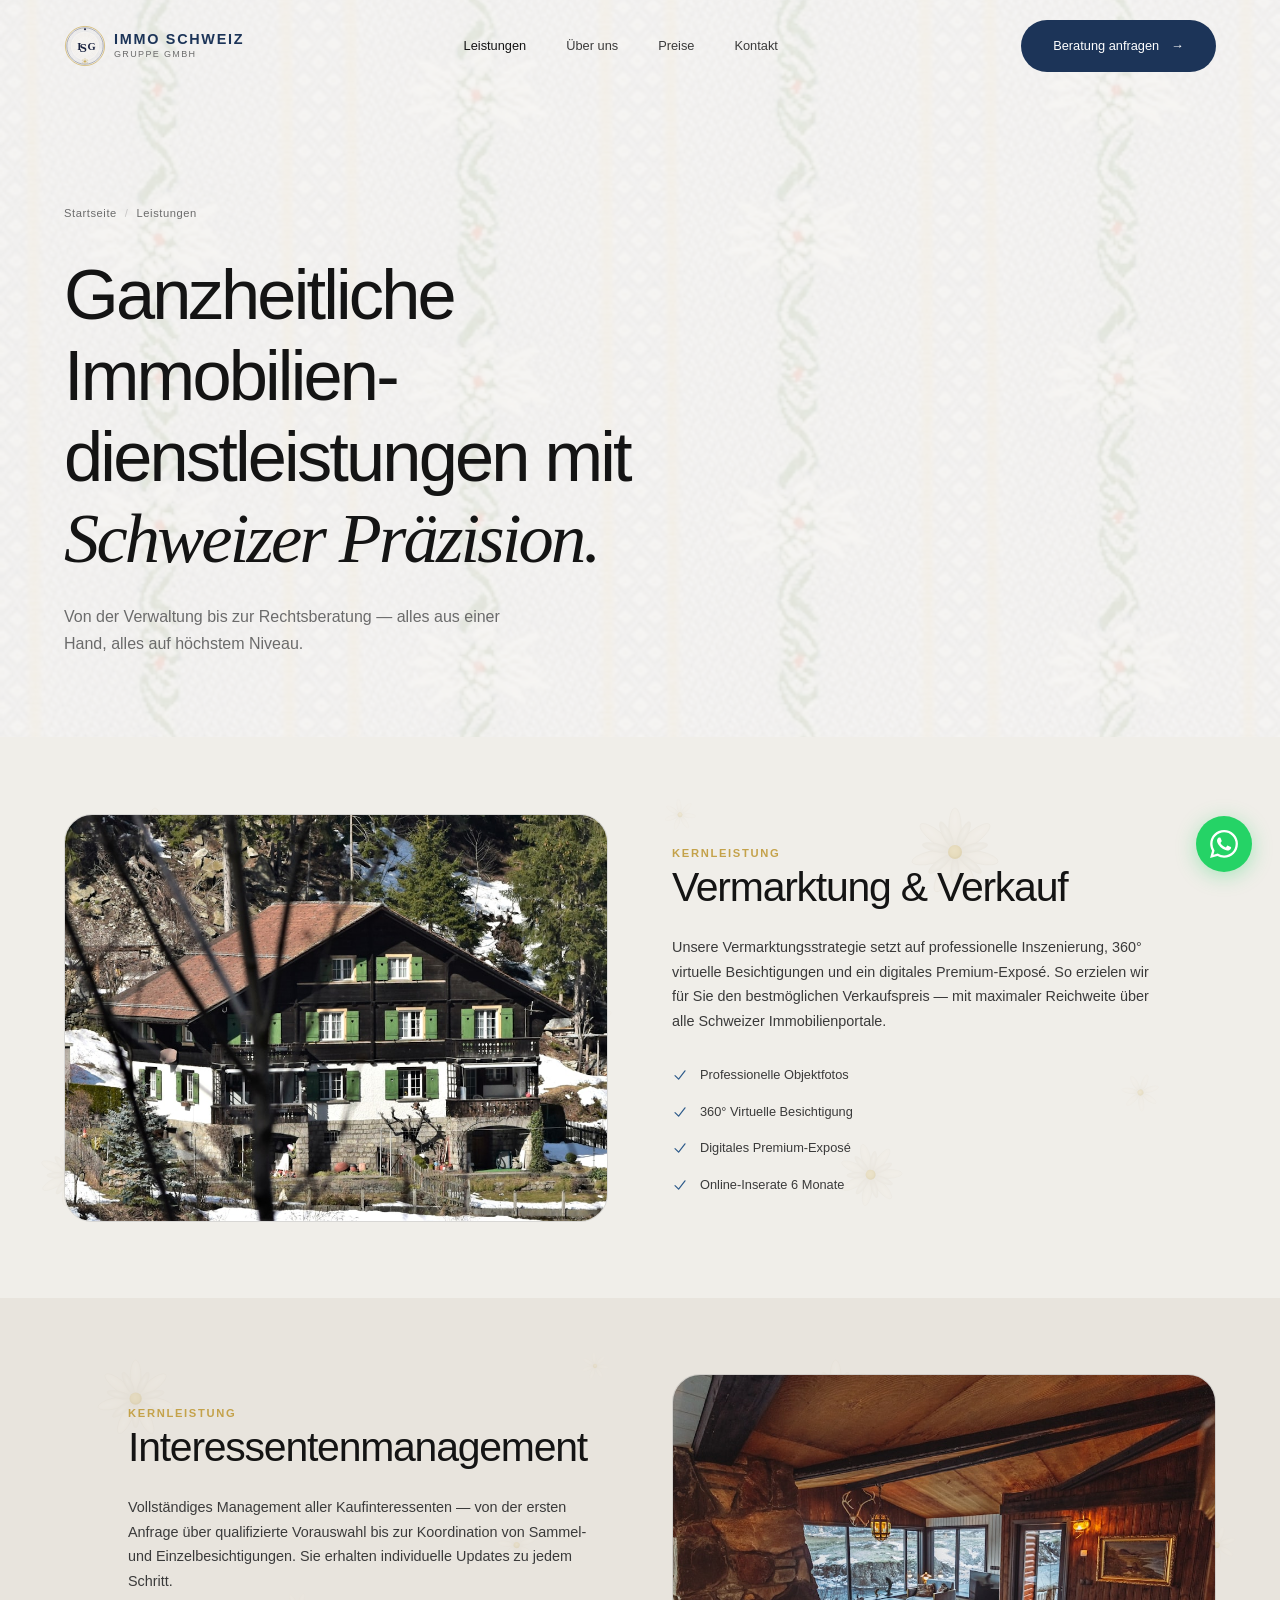
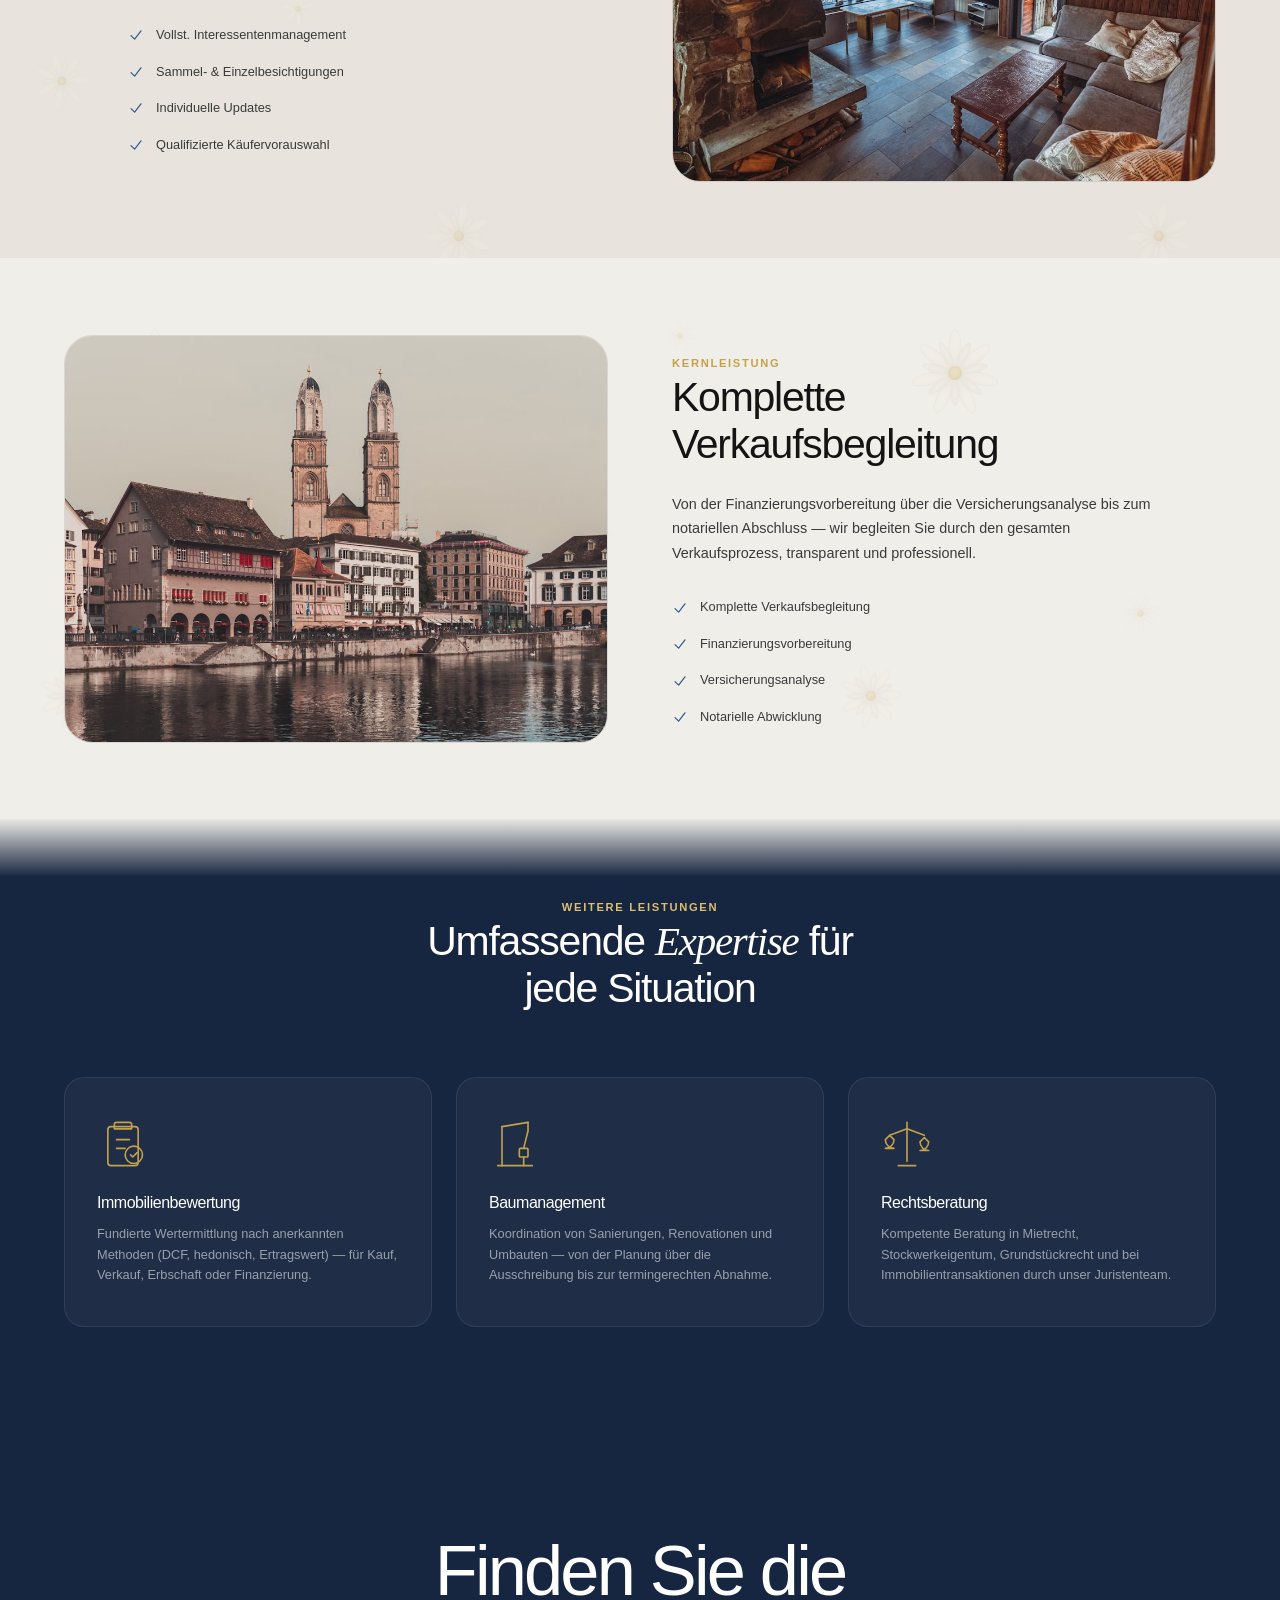
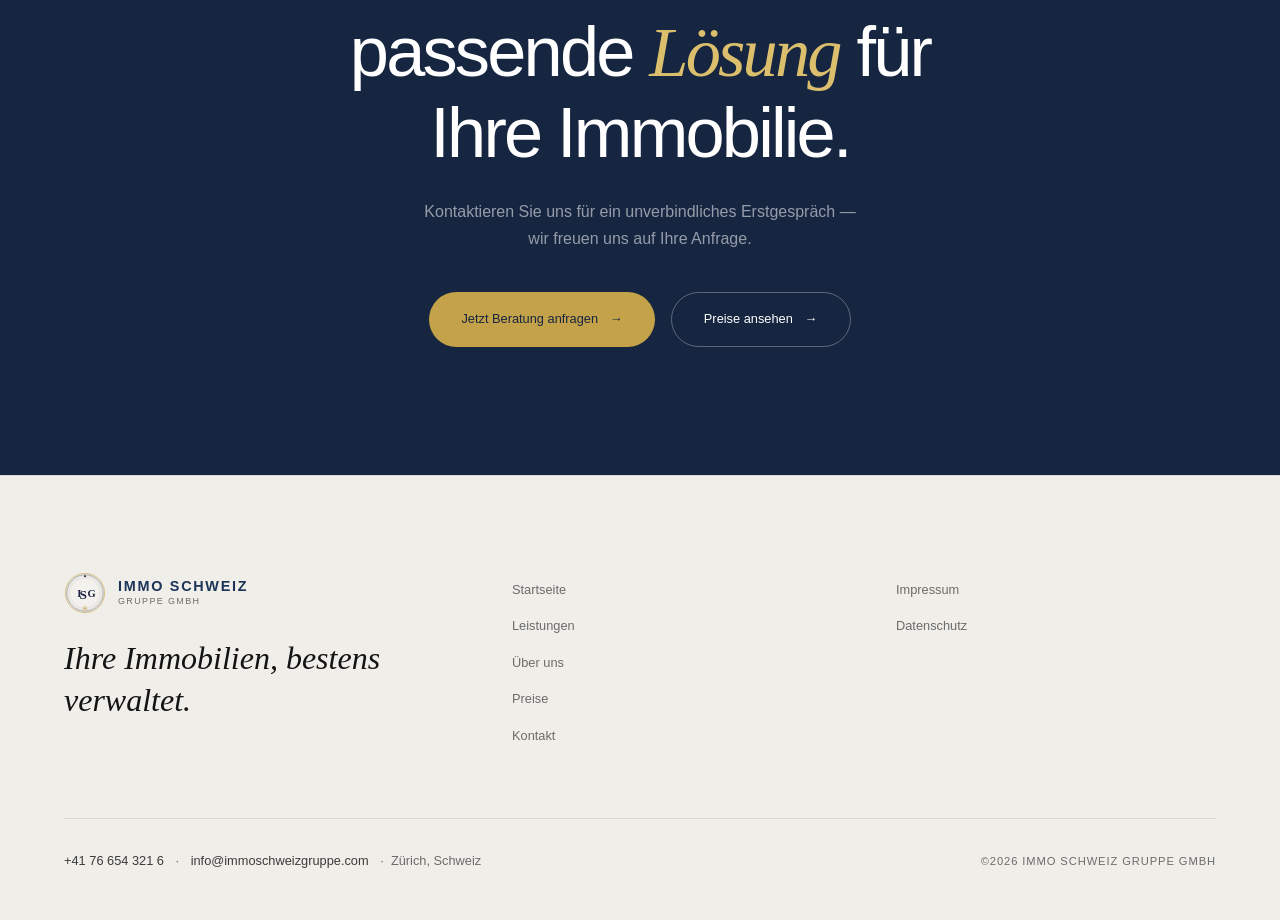
<file: V1/leistungen.html>
<!DOCTYPE html>
<html lang="de-CH">
<head>
  <meta charset="UTF-8">
  <meta name="viewport" content="width=device-width, initial-scale=1.0, viewport-fit=cover">
  <title>Leistungen — Immo Schweiz Gruppe | Verwaltung, Vermarktung, Vermietung</title>
  <meta name="description" content="Professionelle Immobilienleistungen der Immo Schweiz Gruppe: Verwaltung, Vermarktung, Vermietung, Bewertung, Baumanagement und Rechtsberatung — alles aus einer Hand.">
  <meta name="theme-color" content="#1a3a5c">
  <link rel="preconnect" href="https://fonts.googleapis.com">
  <link rel="preconnect" href="https://fonts.gstatic.com" crossorigin>
  <link rel="stylesheet" href="index.css">
</head>
<body>
  <!-- LOADING SCREEN -->
  <div class="loader" id="siteLoader">
    <img class="loader-edelweiss" src="assets/images/edelweiss-flower.svg" alt="" width="80" height="80">
    <span class="loader-label">Immo Schweiz Gruppe</span>
  </div>

<div style="display:none"><svg xmlns="http://www.w3.org/2000/svg">
    <symbol id="icon-check" viewBox="0 0 20 20" fill="currentColor"><path fill-rule="evenodd" d="M16.704 4.153a.75.75 0 01.143 1.052l-8 10.5a.75.75 0 01-1.127.075l-4.5-4.5a.75.75 0 011.06-1.06l3.894 3.893 7.48-9.817a.75.75 0 011.05-.143z"/></symbol>
    <symbol id="icon-verwaltung" viewBox="0 0 48 48" fill="none" stroke="currentColor" stroke-width="1.5" stroke-linecap="round" stroke-linejoin="round"><rect x="8" y="16" width="32" height="26" rx="2"/><path d="M8 22h32"/><path d="M18 6l6-2 6 2v10H18z"/><path d="M24 4v12"/><rect x="14" y="28" width="6" height="6" rx="1"/><rect x="28" y="28" width="6" height="6" rx="1"/><path d="M21 42v-4h6v4"/></symbol>
    <symbol id="icon-vermarktung" viewBox="0 0 48 48" fill="none" stroke="currentColor" stroke-width="1.5" stroke-linecap="round" stroke-linejoin="round"><path d="M4 40l10-14 8 6 10-16 12-8"/><path d="M38 8h6v6"/><circle cx="14" cy="26" r="2"/><circle cx="32" cy="16" r="2"/><path d="M4 44h40"/></symbol>
    <symbol id="icon-vermietung" viewBox="0 0 48 48" fill="none" stroke="currentColor" stroke-width="1.5" stroke-linecap="round" stroke-linejoin="round"><circle cx="16" cy="18" r="10"/><circle cx="16" cy="18" r="4"/><path d="M23 25l18 18"/><path d="M35 37l4 4"/></symbol>
    <symbol id="icon-bewertung" viewBox="0 0 48 48" fill="none" stroke="currentColor" stroke-width="1.5" stroke-linecap="round" stroke-linejoin="round"><rect x="10" y="8" width="28" height="36" rx="3"/><path d="M18 4h12a2 2 0 012 2v4H16V6a2 2 0 012-2z"/><path d="M18 20h12"/><path d="M18 28h8"/><circle cx="34" cy="34" r="8"/><path d="M31 34l2 2 4-4"/></symbol>
    <symbol id="icon-baumanagement" viewBox="0 0 48 48" fill="none" stroke="currentColor" stroke-width="1.5" stroke-linecap="round" stroke-linejoin="round"><path d="M12 44V8"/><path d="M12 8l24-4"/><path d="M36 4v8"/><path d="M36 12l-4 16"/><rect x="28" y="28" width="8" height="8" rx="1"/><path d="M32 36v8"/><path d="M8 44h32"/></symbol>
    <symbol id="icon-rechtsberatung" viewBox="0 0 48 48" fill="none" stroke="currentColor" stroke-width="1.5" stroke-linecap="round" stroke-linejoin="round"><path d="M24 4v36"/><path d="M24 10L8 16"/><path d="M24 10l16 6"/><path d="M4 28a8 8 0 008-8l-4-4-4 4a8 8 0 008 8z"/><path d="M36 30a8 8 0 008-8l-4-4-4 4a8 8 0 008 8z"/><path d="M16 44h16"/></symbol>
  </svg></div>

  <nav class="nav" id="mainNav"><div class="container"><div class="nav-inner">
    <a href="index.html" class="nav-logo"><img class="nav-logo-mark" src="assets/images/isg-sigil.svg" alt="ISG Sigil" width="42" height="42"><div class="nav-logo-text"><span>IMMO SCHWEIZ</span><span>Gruppe GmbH</span></div></a>
    <div class="nav-links" id="navLinks"><a href="leistungen.html" class="active">Leistungen</a><a href="ueber-uns.html">Über uns</a><a href="preise.html">Preise</a><a href="kontakt.html">Kontakt</a></div>
    <a href="kontakt.html" class="btn btn-primary btn-arrow nav-cta">Beratung anfragen</a>
    <button class="menu-toggle" id="menuToggle" aria-label="Menü"><span></span><span></span><span></span></button>
  </div></div></nav>

  <section class="page-hero">
    <div class="container">
      <div class="breadcrumb"><a href="index.html">Startseite</a><span class="sep">/</span><span>Leistungen</span></div>
      <h1 data-reveal>Ganzheitliche Immobilien&shy;dienstleistungen mit <em>Schweizer Präzision.</em></h1>
      <p data-reveal>Von der Verwaltung bis zur Rechtsberatung — alles aus einer Hand, alles auf höchstem Niveau.</p>
    </div>
  </section>

  <!-- Service 1: Verwaltung -->
  <section class="section section-light">
    <div class="container">
      <div class="split" data-reveal>
        <div class="split-media">
          <img src="assets/images/swiss-village.jpg" alt="Schweizer Liegenschaftenverwaltung" loading="lazy">
        </div>
        <div class="split-content">
          <span class="overline">Kernleistung</span>
          <h2>Vermarktung & Verkauf</h2>
          <p>Unsere Vermarktungsstrategie setzt auf professionelle Inszenierung, 360° virtuelle Besichtigungen und ein digitales Premium-Exposé. So erzielen wir für Sie den bestmöglichen Verkaufspreis — mit maximaler Reichweite über alle Schweizer Immobilienportale.</p>
          <div class="check-list">
            <div class="check-item"><svg><use href="#icon-check"/></svg>Professionelle Objektfotos</div>
            <div class="check-item"><svg><use href="#icon-check"/></svg>360° Virtuelle Besichtigung</div>
            <div class="check-item"><svg><use href="#icon-check"/></svg>Digitales Premium-Exposé</div>
            <div class="check-item"><svg><use href="#icon-check"/></svg>Online-Inserate 6 Monate</div>
          </div>
        </div>
      </div>
    </div>
  </section>

  <!-- Service 2: Vermarktung -->
  <section class="section section-warm">
    <div class="container">
      <div class="split reverse" data-reveal>
        <div class="split-media">
          <img src="assets/images/chalet-interior.jpg" alt="Immobilienvermarktung Schweiz" loading="lazy">
        </div>
        <div class="split-content">
          <span class="overline">Kernleistung</span>
          <h2>Interessentenmanagement</h2>
          <p>Vollständiges Management aller Kaufinteressenten — von der ersten Anfrage über qualifizierte Vorauswahl bis zur Koordination von Sammel- und Einzelbesichtigungen. Sie erhalten individuelle Updates zu jedem Schritt.</p>
          <div class="check-list">
            <div class="check-item"><svg><use href="#icon-check"/></svg>Vollst. Interessentenmanagement</div>
            <div class="check-item"><svg><use href="#icon-check"/></svg>Sammel- & Einzelbesichtigungen</div>
            <div class="check-item"><svg><use href="#icon-check"/></svg>Individuelle Updates</div>
            <div class="check-item"><svg><use href="#icon-check"/></svg>Qualifizierte Käufervorauswahl</div>
          </div>
        </div>
      </div>
    </div>
  </section>

  <!-- Service 3: Vermietung -->
  <section class="section section-light">
    <div class="container">
      <div class="split" data-reveal>
        <div class="split-media">
          <img src="assets/images/zurich-altstadt.jpg" alt="Vermietung in Zürich" loading="lazy">
        </div>
        <div class="split-content">
          <span class="overline">Kernleistung</span>
          <h2>Komplette Verkaufsbegleitung</h2>
          <p>Von der Finanzierungsvorbereitung über die Versicherungsanalyse bis zum notariellen Abschluss — wir begleiten Sie durch den gesamten Verkaufsprozess, transparent und professionell.</p>
          <div class="check-list">
            <div class="check-item"><svg><use href="#icon-check"/></svg>Komplette Verkaufsbegleitung</div>
            <div class="check-item"><svg><use href="#icon-check"/></svg>Finanzierungsvorbereitung</div>
            <div class="check-item"><svg><use href="#icon-check"/></svg>Versicherungsanalyse</div>
            <div class="check-item"><svg><use href="#icon-check"/></svg>Notarielle Abwicklung</div>
          </div>
        </div>
      </div>
    </div>
  </section>

  <!-- Additional Services -->
  <section class="section section-dark">
    <div class="container">
      <div class="section-header centered" data-reveal>
        <span class="overline">Weitere Leistungen</span>
        <h2>Umfassende <em>Expertise</em> für jede Situation</h2>
      </div>
      <div class="services-grid horizontal-services" data-reveal-stagger>
        <div class="service-card">
          <div class="icon-box"><svg><use href="#icon-bewertung"/></svg></div>
          <h3>Immobilienbewertung</h3>
          <p>Fundierte Wertermittlung nach anerkannten Methoden (DCF, hedonisch, Ertragswert) — für Kauf, Verkauf, Erbschaft oder Finanzierung.</p>
        </div>
        <div class="service-card">
          <div class="icon-box"><svg><use href="#icon-baumanagement"/></svg></div>
          <h3>Baumanagement</h3>
          <p>Koordination von Sanierungen, Renovationen und Umbauten — von der Planung über die Ausschreibung bis zur termingerechten Abnahme.</p>
        </div>
        <div class="service-card">
          <div class="icon-box"><svg><use href="#icon-rechtsberatung"/></svg></div>
          <h3>Rechtsberatung</h3>
          <p>Kompetente Beratung in Mietrecht, Stockwerkeigentum, Grundstückrecht und bei Immobilientransaktionen durch unser Juristenteam.</p>
        </div>
      </div>
    </div>
  </section>

  <!-- CTA -->
  <section class="cta-section" data-reveal>
    <div class="container">
      <h2>Finden Sie die passende <em>Lösung</em> für Ihre Immobilie.</h2>
      <p>Kontaktieren Sie uns für ein unverbindliches Erstgespräch — wir freuen uns auf Ihre Anfrage.</p>
      <div class="cta-buttons">
        <a href="kontakt.html" class="btn btn-primary btn-arrow">Jetzt Beratung anfragen</a>
        <a href="preise.html" class="btn btn-outline btn-arrow">Preise ansehen</a>
      </div>
    </div>
  </section>

  <footer class="footer"><div class="container">
    <div class="footer-top" data-reveal>
      <div class="footer-brand"><a href="index.html" class="nav-logo"><img class="nav-logo-mark" src="assets/images/isg-sigil.svg" alt="ISG" width="42" height="42"><div class="nav-logo-text"><span>IMMO SCHWEIZ</span><span>GRUPPE GMBH</span></div></a><p class="footer-tagline">Ihre <em>Immobilien,</em> bestens verwaltet.</p></div>
      <div class="footer-links"><a href="index.html">Startseite</a><a href="leistungen.html">Leistungen</a><a href="ueber-uns.html">Über uns</a><a href="preise.html">Preise</a><a href="kontakt.html">Kontakt</a></div>
      <div class="footer-links"><a href="impressum.html">Impressum</a><a href="datenschutz.html">Datenschutz</a></div>
    </div>
    <div class="footer-bottom"><div class="footer-bottom-left"><a href="tel:+41766543216">+41 76 654 321 6</a> &nbsp;·&nbsp; <a href="mailto:info@immoschweizgruppe.com">info@immoschweizgruppe.com</a> &nbsp;·&nbsp; Zürich, Schweiz</div><div class="footer-bottom-right">©2026 Immo Schweiz Gruppe GmbH</div></div>
  </div></footer>

  <div class="mobile-cta"><div class="mobile-cta-inner"><a href="tel:+41766543216" class="cta-call">Anrufen</a><a href="kontakt.html" class="cta-contact">Beratung anfragen</a></div></div>
  <script src="main.js"></script>

  <!-- WHATSAPP FAB -->
  <a href="https://wa.me/41766543216" target="_blank" rel="noopener" class="whatsapp-fab" aria-label="WhatsApp">
    <svg width="28" height="28" viewBox="0 0 24 24" fill="white"><path d="M17.472 14.382c-.297-.149-1.758-.867-2.03-.967-.273-.099-.471-.148-.67.15-.197.297-.767.966-.94 1.164-.173.199-.347.223-.644.075-.297-.15-1.255-.463-2.39-1.475-.883-.788-1.48-1.761-1.653-2.059-.173-.297-.018-.458.13-.606.134-.133.298-.347.446-.52.149-.174.198-.298.298-.497.099-.198.05-.371-.025-.52-.075-.149-.669-1.612-.916-2.207-.242-.579-.487-.5-.669-.51-.173-.008-.371-.01-.57-.01-.198 0-.52.074-.792.372-.272.297-1.04 1.016-1.04 2.479 0 1.462 1.065 2.875 1.213 3.074.149.198 2.096 3.2 5.077 4.487.709.306 1.262.489 1.694.625.712.227 1.36.195 1.871.118.571-.085 1.758-.719 2.006-1.413.248-.694.248-1.289.173-1.413-.074-.124-.272-.198-.57-.347m-5.421 7.403h-.004a9.87 9.87 0 01-5.031-1.378l-.361-.214-3.741.982.998-3.648-.235-.374a9.86 9.86 0 01-1.51-5.26c.001-5.45 4.436-9.884 9.888-9.884 2.64 0 5.122 1.03 6.988 2.898a9.825 9.825 0 012.893 6.994c-.003 5.45-4.437 9.884-9.885 9.884m8.413-18.297A11.815 11.815 0 0012.05 0C5.495 0 .16 5.335.157 11.892c0 2.096.547 4.142 1.588 5.945L.057 24l6.305-1.654a11.882 11.882 0 005.683 1.448h.005c6.554 0 11.89-5.335 11.893-11.893a11.821 11.821 0 00-3.48-8.413z"/></svg>
  </a>
</body>
</html>
</file>
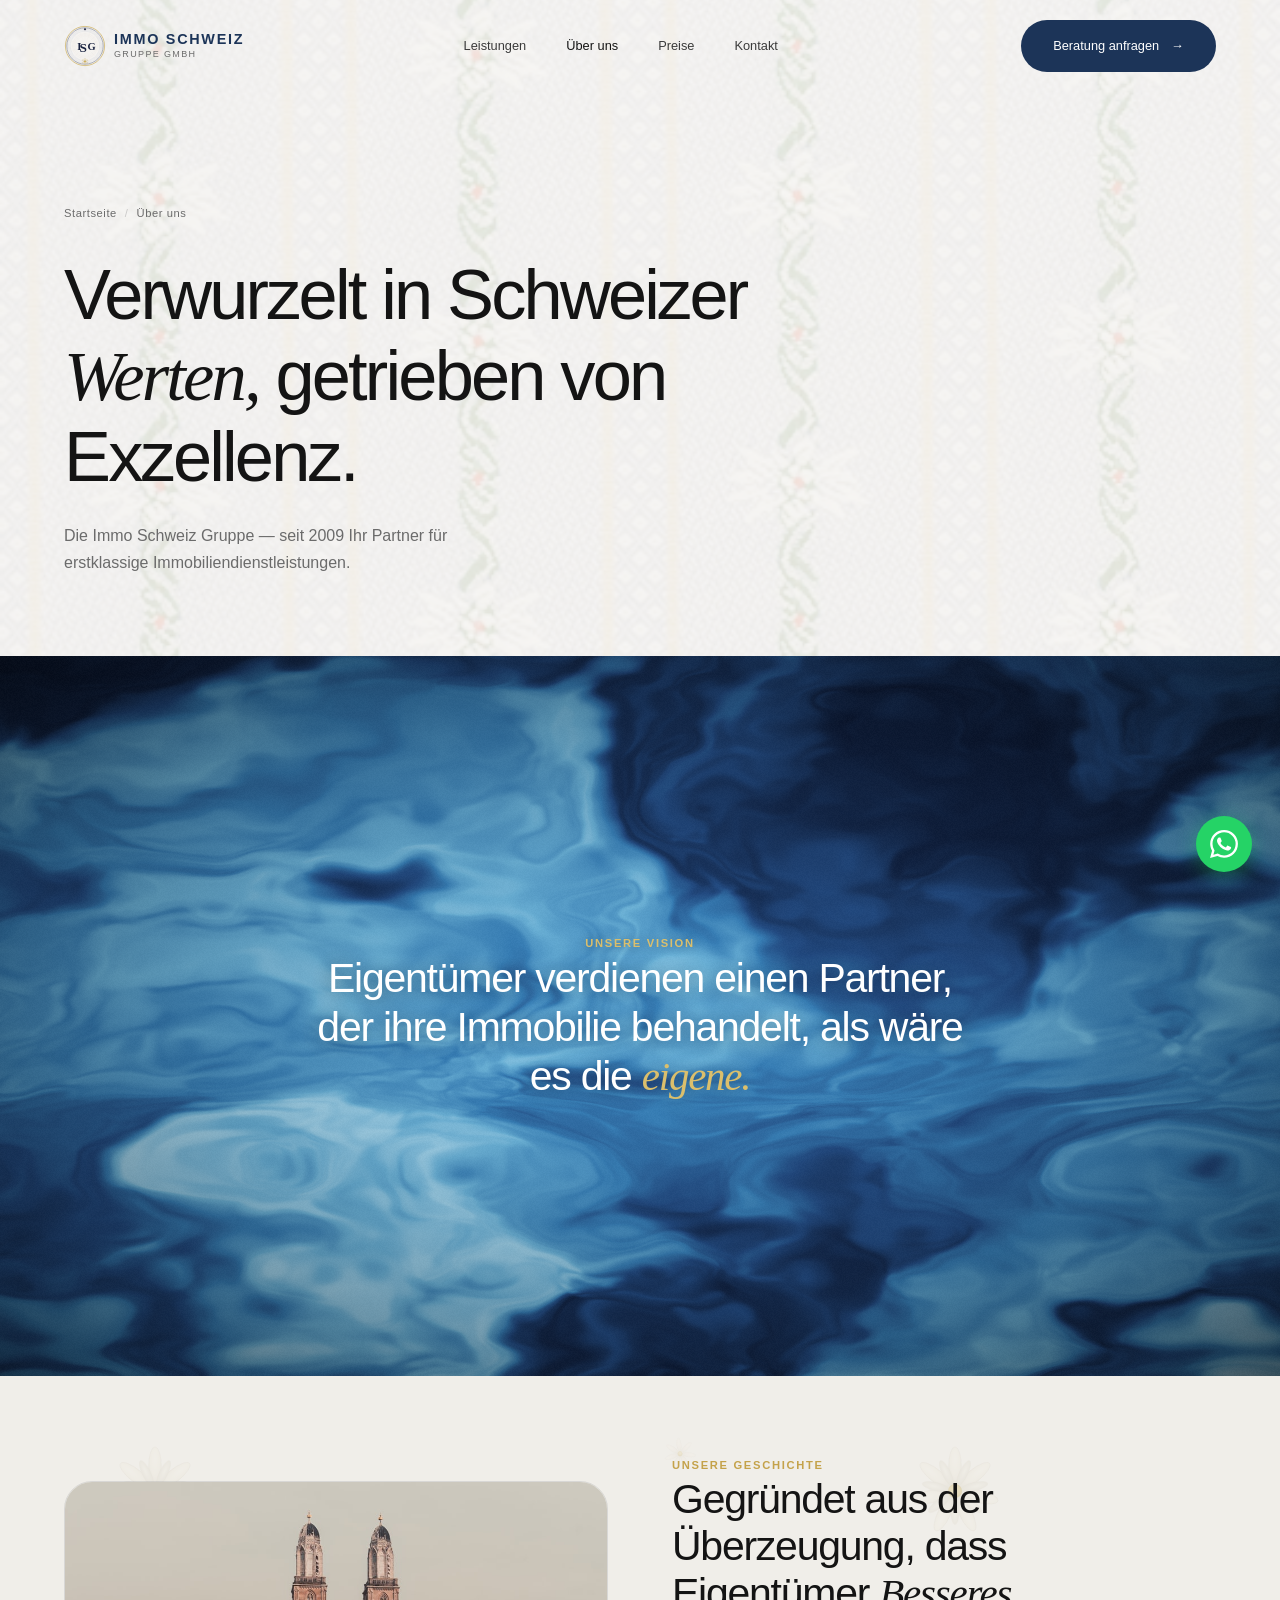
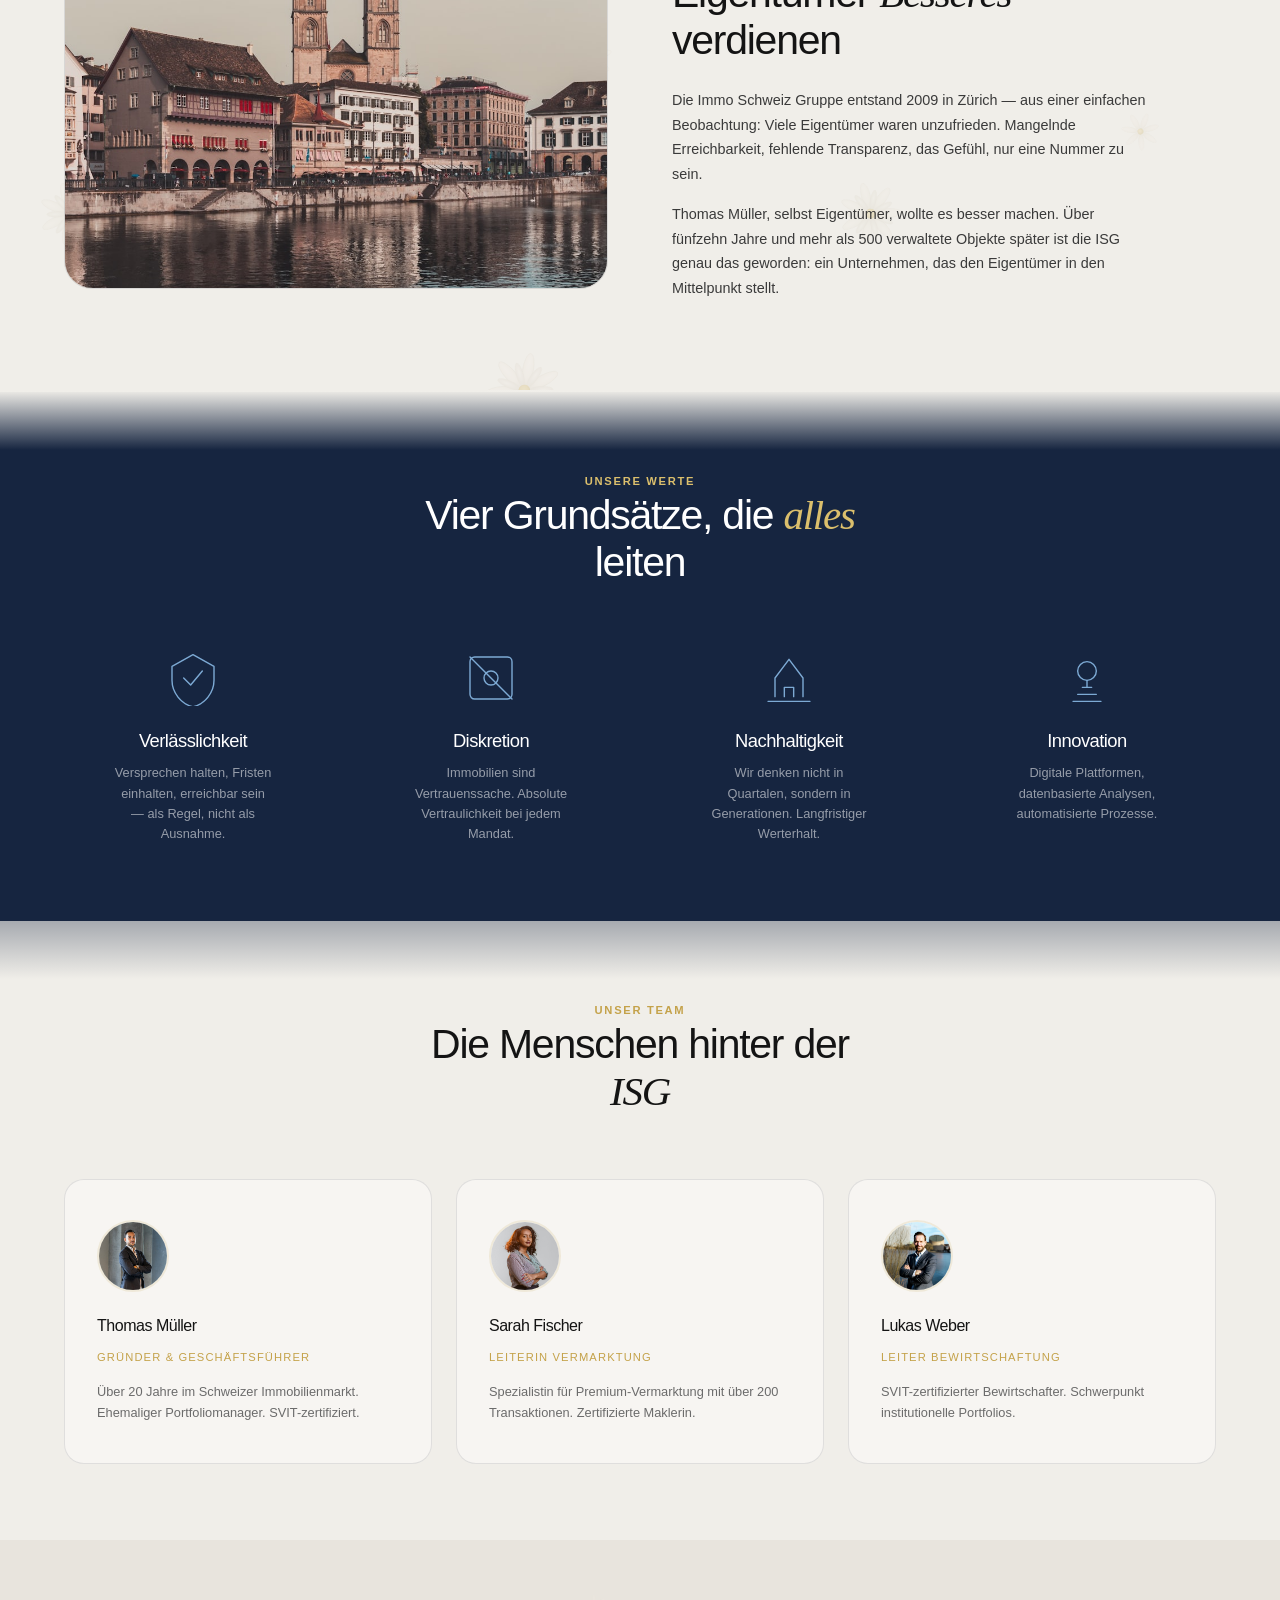
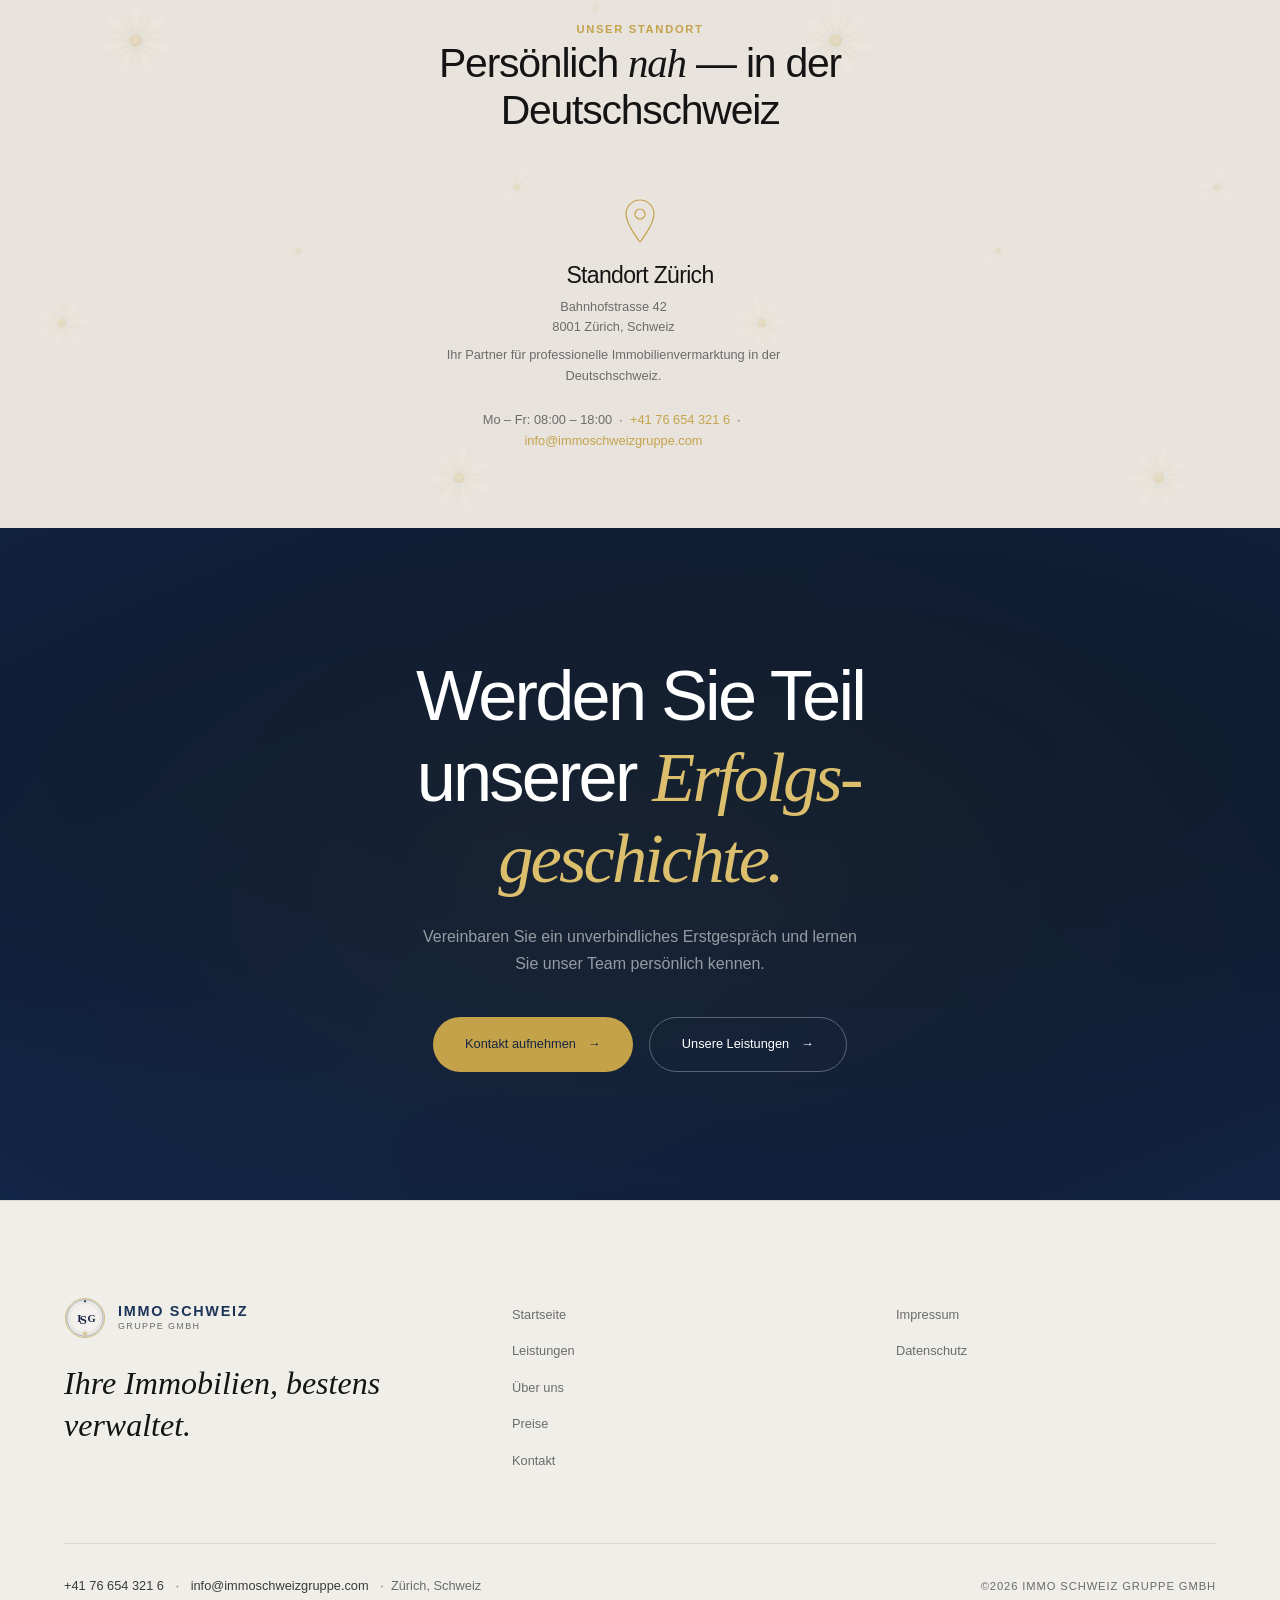
<file: V1/ueber-uns.html>
<!DOCTYPE html>
<html lang="de-CH">
<head>
  <meta charset="UTF-8">
  <meta name="viewport" content="width=device-width, initial-scale=1.0, viewport-fit=cover">
  <title>Über uns — Immo Schweiz Gruppe | Unser Team, unsere Geschichte</title>
  <meta name="description" content="Seit über 15 Jahren steht die Immo Schweiz Gruppe für Qualität, Verlässlichkeit und Innovation in der Schweizer Immobilienbranche. Lernen Sie unser Team kennen.">
  <meta name="theme-color" content="#1a3a5c">
  <link rel="preconnect" href="https://fonts.googleapis.com">
  <link rel="preconnect" href="https://fonts.gstatic.com" crossorigin>
  <link rel="stylesheet" href="index.css">
</head>
<body>
  <!-- LOADING SCREEN -->
  <div class="loader" id="siteLoader">
    <img class="loader-edelweiss" src="assets/images/edelweiss-flower.svg" alt="" width="80" height="80">
    <span class="loader-label">Immo Schweiz Gruppe</span>
  </div>

<div style="display:none"><svg xmlns="http://www.w3.org/2000/svg">
    <symbol id="icon-check" viewBox="0 0 20 20" fill="currentColor"><path fill-rule="evenodd" d="M16.704 4.153a.75.75 0 01.143 1.052l-8 10.5a.75.75 0 01-1.127.075l-4.5-4.5a.75.75 0 011.06-1.06l3.894 3.893 7.48-9.817a.75.75 0 011.05-.143z"/></symbol>
  </svg></div>

  <nav class="nav" id="mainNav"><div class="container"><div class="nav-inner">
    <a href="index.html" class="nav-logo"><img class="nav-logo-mark" src="assets/images/isg-sigil.svg" alt="ISG Sigil" width="42" height="42"><div class="nav-logo-text"><span>IMMO SCHWEIZ</span><span>Gruppe GmbH</span></div></a>
    <div class="nav-links" id="navLinks"><a href="leistungen.html">Leistungen</a><a href="ueber-uns.html" class="active">Über uns</a><a href="preise.html">Preise</a><a href="kontakt.html">Kontakt</a></div>
    <a href="kontakt.html" class="btn btn-primary btn-arrow nav-cta">Beratung anfragen</a>
    <button class="menu-toggle" id="menuToggle" aria-label="Menü"><span></span><span></span><span></span></button>
  </div></div></nav>

  <section class="page-hero">
    <div class="container">
      <div class="breadcrumb"><a href="index.html">Startseite</a><span class="sep">/</span><span>Über uns</span></div>
      <h1 data-reveal>Verwurzelt in Schweizer <em>Werten,</em> getrieben von Exzellenz.</h1>
      <p data-reveal>Die Immo Schweiz Gruppe — seit 2009 Ihr Partner für erstklassige Immobiliendienstleistungen.</p>
    </div>
  </section>

  <!-- VISION STATEMENT — Full-width dark -->
  <section class="beliefs-section" style="min-height: auto; padding: var(--space-32) 0;">
    <canvas id="heroCanvas" class="beliefs-canvas"></canvas>
    <div class="beliefs-content" data-reveal style="max-width: 800px; margin: 0 auto; text-align: center;">
      <span class="overline overline-light" style="color: var(--gold-light);">Unsere Vision</span>
      <h2 style="font-size: var(--text-4xl);">Eigentümer verdienen einen Partner, der ihre Immobilie behandelt, als wäre es die <em style="color: var(--gold-light);">eigene.</em></h2>
    </div>
  </section>

  <!-- GRÜNDUNGSGESCHICHTE — Split with image -->
  <section class="section section-light">
    <div class="container">
      <div class="split" data-reveal>
        <div class="split-media">
          <img src="assets/images/zurich-altstadt.jpg" alt="Zürich Altstadt Limmat" loading="lazy">
        </div>
        <div class="split-content">
          <span class="overline">Unsere Geschichte</span>
          <h2>Gegründet aus der Überzeugung, dass Eigentümer <em>Besseres</em> verdienen</h2>
          <p>Die Immo Schweiz Gruppe entstand 2009 in Zürich — aus einer einfachen Beobachtung: Viele Eigentümer waren unzufrieden. Mangelnde Erreichbarkeit, fehlende Transparenz, das Gefühl, nur eine Nummer zu sein.</p>
          <p>Thomas Müller, selbst Eigentümer, wollte es besser machen. Über fünfzehn Jahre und mehr als 500 verwaltete Objekte später ist die ISG genau das geworden: ein Unternehmen, das den Eigentümer in den Mittelpunkt stellt.</p>
        </div>
      </div>
    </div>
  </section>

  <!-- WERTE — Dark with Swiss icons -->
  <section class="section section-dark">
    <div class="container">
      <div class="section-header centered" data-reveal>
        <span class="overline">Unsere Werte</span>
        <h2>Vier Grundsätze, die <em style="color: var(--gold-light);">alles</em> leiten</h2>
      </div>
      <div class="highlights-row" data-reveal-stagger>
        <div class="highlight-item">
          <svg class="highlight-icon" viewBox="0 0 48 48" fill="none" stroke="currentColor" stroke-width="1.2"><path d="M24 4L6 14v12c0 10.5 7.7 20.3 18 22.7C34.3 46.3 42 36.5 42 26V14L24 4z"/><path d="M16 24l6 6 10-12"/></svg>
          <h3>Verlässlichkeit</h3>
          <p>Versprechen halten, Fristen einhalten, erreichbar sein — als Regel, nicht als Ausnahme.</p>
        </div>
        <div class="highlight-item">
          <svg class="highlight-icon" viewBox="0 0 48 48" fill="none" stroke="currentColor" stroke-width="1.2"><rect x="6" y="6" width="36" height="36" rx="4"/><path d="M6 6l36 36"/><circle cx="24" cy="24" r="6"/></svg>
          <h3>Diskretion</h3>
          <p>Immobilien sind Vertrauenssache. Absolute Vertraulichkeit bei jedem Mandat.</p>
        </div>
        <div class="highlight-item">
          <svg class="highlight-icon" viewBox="0 0 48 48" fill="none" stroke="currentColor" stroke-width="1.2"><path d="M12 40V24l12-16 12 16v16"/><path d="M6 44h36"/><path d="M20 40V32h8v8"/></svg>
          <h3>Nachhaltigkeit</h3>
          <p>Wir denken nicht in Quartalen, sondern in Generationen. Langfristiger Werterhalt.</p>
        </div>
        <div class="highlight-item">
          <svg class="highlight-icon" viewBox="0 0 48 48" fill="none" stroke="currentColor" stroke-width="1.2"><circle cx="24" cy="18" r="8"/><path d="M24 26v6"/><path d="M16 38h16"/><path d="M12 44h24"/><path d="M20 32h8"/></svg>
          <h3>Innovation</h3>
          <p>Digitale Plattformen, datenbasierte Analysen, automatisierte Prozesse.</p>
        </div>
      </div>
    </div>
  </section>

  <!-- TEAM — Horizontal cards with gold accents -->
  <section class="section section-light">
    <div class="container">
      <div class="section-header centered" data-reveal>
        <span class="overline">Unser Team</span>
        <h2>Die Menschen hinter der <em>ISG</em></h2>
      </div>
      <div class="services-scroll" data-reveal-stagger>
        <div class="service-card-h" style="background: var(--bg-card); border-color: var(--border);">
          <img src="assets/images/team-thomas.jpg" alt="Thomas Müller" style="width:72px;height:72px;border-radius:50%;object-fit:cover;margin-bottom:var(--space-6);border:2px solid var(--gold-muted);">
          <h3 style="color: var(--text-primary);">Thomas Müller</h3>
          <span style="font-size:var(--text-xs);color:var(--gold);text-transform:uppercase;letter-spacing:0.1em;display:block;margin-bottom:var(--space-4);">Gründer & Geschäftsführer</span>
          <p style="color:var(--text-muted);">Über 20 Jahre im Schweizer Immobilienmarkt. Ehemaliger Portfoliomanager. SVIT-zertifiziert.</p>
        </div>
        <div class="service-card-h" style="background: var(--bg-card); border-color: var(--border);">
          <img src="assets/images/team-sarah.jpg" alt="Sarah Fischer" style="width:72px;height:72px;border-radius:50%;object-fit:cover;margin-bottom:var(--space-6);border:2px solid var(--gold-muted);">
          <h3 style="color: var(--text-primary);">Sarah Fischer</h3>
          <span style="font-size:var(--text-xs);color:var(--gold);text-transform:uppercase;letter-spacing:0.1em;display:block;margin-bottom:var(--space-4);">Leiterin Vermarktung</span>
          <p style="color:var(--text-muted);">Spezialistin für Premium-Vermarktung mit über 200 Transaktionen. Zertifizierte Maklerin.</p>
        </div>
        <div class="service-card-h" style="background: var(--bg-card); border-color: var(--border);">
          <img src="assets/images/team-lukas.jpg" alt="Lukas Weber" style="width:72px;height:72px;border-radius:50%;object-fit:cover;margin-bottom:var(--space-6);border:2px solid var(--gold-muted);">
          <h3 style="color: var(--text-primary);">Lukas Weber</h3>
          <span style="font-size:var(--text-xs);color:var(--gold);text-transform:uppercase;letter-spacing:0.1em;display:block;margin-bottom:var(--space-4);">Leiter Bewirtschaftung</span>
          <p style="color:var(--text-muted);">SVIT-zertifizierter Bewirtschafter. Schwerpunkt institutionelle Portfolios.</p>
        </div>
      </div>
    </div>
  </section>

  <!-- STANDORT -->
  <section class="section section-warm">
    <div class="container">
      <div class="section-header centered" data-reveal>
        <span class="overline">Unser Standort</span>
        <h2>Persönlich <em>nah</em> — in der Deutschschweiz</h2>
      </div>
      <div style="max-width:480px;margin:0 auto;text-align:center;" data-reveal>
        <svg class="highlight-icon" viewBox="0 0 48 48" fill="none" stroke="var(--gold)" stroke-width="1.2" style="width:48px;height:48px;margin:0 auto var(--space-4);display:block;"><path d="M24 2c7.732 0 14 6.268 14 14 0 10.5-14 28-14 28S10 26.5 10 16C10 8.268 16.268 2 24 2z"/><circle cx="24" cy="16" r="5"/></svg>
        <h3 style="color:var(--text-primary);margin-bottom:var(--space-2);">Standort Zürich</h3>
        <p style="color:var(--text-muted);font-size:var(--text-sm);margin-bottom:var(--space-2);">Bahnhofstrasse 42<br>8001 Zürich, Schweiz</p><p style="color:var(--text-muted);font-size:var(--text-sm);margin-bottom:var(--space-6);">Ihr Partner für professionelle Immobilienvermarktung in der Deutschschweiz.</p>
        <p style="color:var(--text-muted);font-size:var(--text-sm);">Mo – Fr: 08:00 – 18:00 &nbsp;·&nbsp; <a href="tel:+41766543216" style="color:var(--gold);">+41 76 654 321 6</a> &nbsp;·&nbsp; <a href="mailto:info@immoschweizgruppe.com" style="color:var(--gold);">info@immoschweizgruppe.com</a></p>
      </div>
    </div>
  </section>

  <!-- CTA -->
  <section class="cta-section" data-reveal>
    <div class="container">
      <h2>Werden Sie Teil unserer <em>Erfolgs&shy;geschichte.</em></h2>
      <p>Vereinbaren Sie ein unverbindliches Erstgespräch und lernen Sie unser Team persönlich kennen.</p>
      <div class="cta-buttons">
        <a href="kontakt.html" class="btn btn-primary btn-arrow">Kontakt aufnehmen</a>
        <a href="leistungen.html" class="btn btn-outline btn-arrow">Unsere Leistungen</a>
      </div>
    </div>
  </section>

  <footer class="footer"><div class="container">
    <div class="footer-top" data-reveal>
      <div class="footer-brand"><a href="index.html" class="nav-logo"><img class="nav-logo-mark" src="assets/images/isg-sigil.svg" alt="ISG" width="42" height="42"><div class="nav-logo-text"><span>IMMO SCHWEIZ</span><span>GRUPPE GMBH</span></div></a><p class="footer-tagline">Ihre <em>Immobilien,</em> bestens verwaltet.</p></div>
      <div class="footer-links"><a href="index.html">Startseite</a><a href="leistungen.html">Leistungen</a><a href="ueber-uns.html">Über uns</a><a href="preise.html">Preise</a><a href="kontakt.html">Kontakt</a></div>
      <div class="footer-links"><a href="impressum.html">Impressum</a><a href="datenschutz.html">Datenschutz</a></div>
    </div>
    <div class="footer-bottom"><div class="footer-bottom-left"><a href="tel:+41766543216">+41 76 654 321 6</a> &nbsp;·&nbsp; <a href="mailto:info@immoschweizgruppe.com">info@immoschweizgruppe.com</a> &nbsp;·&nbsp; Zürich, Schweiz</div><div class="footer-bottom-right">©2026 Immo Schweiz Gruppe GmbH</div></div>
  </div></footer>

  <div class="mobile-cta"><div class="mobile-cta-inner"><a href="tel:+41766543216" class="cta-call">Anrufen</a><a href="kontakt.html" class="cta-contact">Beratung anfragen</a></div></div>
  <script src="main.js"></script>

  <!-- WHATSAPP FAB -->
  <a href="https://wa.me/41766543216" target="_blank" rel="noopener" class="whatsapp-fab" aria-label="WhatsApp">
    <svg width="28" height="28" viewBox="0 0 24 24" fill="white"><path d="M17.472 14.382c-.297-.149-1.758-.867-2.03-.967-.273-.099-.471-.148-.67.15-.197.297-.767.966-.94 1.164-.173.199-.347.223-.644.075-.297-.15-1.255-.463-2.39-1.475-.883-.788-1.48-1.761-1.653-2.059-.173-.297-.018-.458.13-.606.134-.133.298-.347.446-.52.149-.174.198-.298.298-.497.099-.198.05-.371-.025-.52-.075-.149-.669-1.612-.916-2.207-.242-.579-.487-.5-.669-.51-.173-.008-.371-.01-.57-.01-.198 0-.52.074-.792.372-.272.297-1.04 1.016-1.04 2.479 0 1.462 1.065 2.875 1.213 3.074.149.198 2.096 3.2 5.077 4.487.709.306 1.262.489 1.694.625.712.227 1.36.195 1.871.118.571-.085 1.758-.719 2.006-1.413.248-.694.248-1.289.173-1.413-.074-.124-.272-.198-.57-.347m-5.421 7.403h-.004a9.87 9.87 0 01-5.031-1.378l-.361-.214-3.741.982.998-3.648-.235-.374a9.86 9.86 0 01-1.51-5.26c.001-5.45 4.436-9.884 9.888-9.884 2.64 0 5.122 1.03 6.988 2.898a9.825 9.825 0 012.893 6.994c-.003 5.45-4.437 9.884-9.885 9.884m8.413-18.297A11.815 11.815 0 0012.05 0C5.495 0 .16 5.335.157 11.892c0 2.096.547 4.142 1.588 5.945L.057 24l6.305-1.654a11.882 11.882 0 005.683 1.448h.005c6.554 0 11.89-5.335 11.893-11.893a11.821 11.821 0 00-3.48-8.413z"/></svg>
  </a>
</body>
</html>
</file>
<file: V1/index.css>
/* ============================================
   IMMO SCHWEIZ GRUPPE — v8.5 Edelweiss Edition
   Premium Swiss Real Estate — Editorial Design
   ============================================ */

/* ═══ LOADING SCREEN ═══ */
.loader {
  position: fixed;
  inset: 0;
  z-index: 10000;
  background: var(--bg, #f0eee9);
  display: flex;
  align-items: center;
  justify-content: center;
  flex-direction: column;
  gap: 1.5rem;
  transition: opacity 0.8s ease, visibility 0.8s ease;
}
.loader.loaded {
  opacity: 0;
  visibility: hidden;
  pointer-events: none;
}
.loader-edelweiss {
  width: 80px; height: 80px;
  animation: loaderSpin 6s ease-in-out infinite;
  filter: drop-shadow(0 2px 8px rgba(196, 162, 74, 0.2));
}
.loader-label {
  font-family: 'Inter', sans-serif;
  font-size: 0.7rem;
  letter-spacing: 0.2em;
  text-transform: uppercase;
  color: #8a8070;
  opacity: 0;
  animation: loaderFadeIn 1s 0.3s ease forwards;
}
@keyframes loaderSpin {
  0% { transform: rotate(0deg) scale(1); }
  50% { transform: rotate(180deg) scale(1.05); }
  100% { transform: rotate(360deg) scale(1); }
}
@keyframes loaderFadeIn {
  to { opacity: 1; }
}

@import url('https://fonts.googleapis.com/css2?family=Inter:ital,wght@0,200;0,300;0,400;0,500;0,600;0,700;1,300;1,400&family=Playfair+Display:ital,wght@0,400;0,500;0,600;0,700;1,400;1,500;1,600&display=swap');

/* --- RESET --- */
*, *::before, *::after { box-sizing: border-box; margin: 0; padding: 0; }
html { scroll-behavior: smooth; -webkit-text-size-adjust: 100%; }
body { min-height: 100vh; text-rendering: optimizeLegibility; -webkit-font-smoothing: antialiased; -moz-osx-font-smoothing: grayscale; }
img, video, svg { max-width: 100%; display: block; }
a { text-decoration: none; color: inherit; }
ul, ol { list-style: none; }
button, input, textarea, select { font: inherit; color: inherit; border: none; background: none; }
button { cursor: pointer; }

/* ═══════════════════════════════════════════
   DESIGN TOKENS — LUXURY SWISS NAVY & GOLD
   ═══════════════════════════════════════════ */
:root {
  /* SURFACES */
  --bg: #f0eee9;
  --bg-warm: #e8e4dd;
  --bg-card: #f7f5f2;
  --bg-dark: #162540;
  --bg-dark-card: #1e3050;
  --border: rgba(15, 26, 42, 0.1);
  --border-hover: rgba(15, 26, 42, 0.2);

  /* TEXT */
  --text-primary: #141414;
  --text-secondary: #3a3a3a;
  --text-muted: #6b6b6b;
  --text-light: rgba(255,255,255,0.92);
  --text-light-muted: rgba(255,255,255,0.55);

  /* ALPINE NAVY */
  --blue-900: #142240;
  --blue-800: #1c3458;
  --blue-700: #1e3f66;
  --blue-600: #2d5a8a;
  --blue-500: #3d72a8;
  --blue-400: #5a8fc0;
  --blue-300: #7daad4;
  --blue-200: #a8c8e4;
  --blue-100: #d1e2f0;
  --blue-50: #e8eff6;

  /* GOLD ACCENTS */
  --gold: #c4a24a;
  --gold-light: #dbbf6c;
  --gold-muted: rgba(196, 162, 74, 0.15);

  /* SWISS RED */
  --swiss-red: #d4242b;

  /* TYPOGRAPHY */
  --font-sans: 'Inter', -apple-system, BlinkMacSystemFont, sans-serif;
  --font-display: 'Playfair Display', Georgia, serif;

  --text-xs: clamp(0.7rem, 0.75vw, 0.8rem);
  --text-sm: clamp(0.8rem, 0.88vw, 0.9rem);
  --text-base: clamp(0.9rem, 1vw, 1rem);
  --text-lg: clamp(1rem, 1.15vw, 1.125rem);
  --text-xl: clamp(1.15rem, 1.3vw, 1.25rem);
  --text-2xl: clamp(1.4rem, 1.8vw, 1.75rem);
  --text-3xl: clamp(1.8rem, 2.5vw, 2.25rem);
  --text-4xl: clamp(2.2rem, 3.2vw, 3rem);
  --text-5xl: clamp(2.8rem, 4vw, 3.5rem);
  --text-hero: clamp(3.2rem, 5.5vw, 5rem);
  --text-mega: clamp(3.5rem, 7vw, 6rem);

  /* SPACING */
  --space-1: 0.25rem; --space-2: 0.5rem; --space-3: 0.75rem;
  --space-4: 1rem; --space-5: 1.25rem; --space-6: 1.5rem;
  --space-8: 2rem; --space-10: 2.5rem; --space-12: 3rem;
  --space-16: 4rem; --space-20: 5rem; --space-24: 6rem;
  --space-32: 8rem; --space-40: 10rem;

  --section-gap: clamp(3rem, 6vw, 5rem);
  --container-max: 1320px;
  --container-padding: clamp(1.5rem, 5vw, 4rem);

  /* RADIUS */
  --radius-sm: 8px; --radius-md: 12px; --radius-lg: 20px;
  --radius-xl: 28px; --radius-pill: 999px;

  /* SHADOWS */
  --shadow-sm: 0 1px 3px rgba(0,0,0,0.04);
  --shadow-md: 0 4px 16px rgba(0,0,0,0.06);
  --shadow-lg: 0 12px 40px rgba(0,0,0,0.08);
  --shadow-xl: 0 24px 60px rgba(0,0,0,0.1);

  /* TRANSITIONS */
  --ease: cubic-bezier(0.16, 1, 0.3, 1);
  --ease-smooth: cubic-bezier(0.45, 0, 0.15, 1);
  --duration: 600ms;
  --duration-fast: 300ms;
  --duration-slow: 1000ms;

  --z-content: 1; --z-nav: 100; --z-overlay: 200;
}

/* --- BASE --- */
body {
  font-family: var(--font-sans);
  font-size: var(--text-base);
  line-height: 1.6;
  color: var(--text-primary);
  background: var(--bg);
  overflow-x: hidden;
}

h1, h2, h3, h4, h5 {
  font-family: var(--font-sans);
  font-weight: 400;
  line-height: 1.15;
  letter-spacing: -0.03em;
  color: var(--text-primary);
}

h1 { font-size: var(--text-hero); }
h2 { font-size: var(--text-4xl); }
h3 { font-size: var(--text-2xl); }
p  { max-width: 60ch; }

em, .em {
  font-family: var(--font-display);
  font-style: italic;
  font-weight: 400;
}

::selection { background: var(--blue-200); color: var(--blue-900); }
::-webkit-scrollbar { width: 5px; }
::-webkit-scrollbar-track { background: transparent; }
::-webkit-scrollbar-thumb { background: var(--blue-300); border-radius: 3px; }

/* ═══════════════════════════════════════════
   CONTAINER
   ═══════════════════════════════════════════ */
.container {
  width: 100%;
  max-width: var(--container-max);
  margin: 0 auto;
  padding-left: var(--container-padding);
  padding-right: var(--container-padding);
}

/* ═══════════════════════════════════════════
   SCROLL REVEAL — blur + translateY
   ═══════════════════════════════════════════ */
[data-reveal] {
  opacity: 0;
  transform: translateY(28px);
  filter: blur(6px);
  transition: opacity var(--duration-slow) var(--ease),
              transform var(--duration-slow) var(--ease),
              filter var(--duration-slow) var(--ease);
  will-change: opacity, transform, filter;
}
[data-reveal].revealed {
  opacity: 1;
  transform: translateY(0);
  filter: blur(0);
}

[data-reveal-stagger] > * {
  opacity: 0;
  transform: translateY(28px);
  filter: blur(5px);
  transition: opacity var(--duration-slow) var(--ease),
              transform var(--duration-slow) var(--ease),
              filter var(--duration-slow) var(--ease);
}
[data-reveal-stagger].revealed > *:nth-child(1) { transition-delay: 0ms; }
[data-reveal-stagger].revealed > *:nth-child(2) { transition-delay: 100ms; }
[data-reveal-stagger].revealed > *:nth-child(3) { transition-delay: 200ms; }
[data-reveal-stagger].revealed > *:nth-child(4) { transition-delay: 300ms; }
[data-reveal-stagger].revealed > *:nth-child(5) { transition-delay: 400ms; }
[data-reveal-stagger].revealed > *:nth-child(6) { transition-delay: 500ms; }
[data-reveal-stagger].revealed > *:nth-child(7) { transition-delay: 600ms; }
[data-reveal-stagger].revealed > *:nth-child(8) { transition-delay: 700ms; }
[data-reveal-stagger].revealed > *:nth-child(9) { transition-delay: 800ms; }
[data-reveal-stagger].revealed > * {
  opacity: 1;
  transform: translateY(0);
  filter: blur(0);
}

/* ═══════════════════════════════════════════
   OVERLINE
   ═══════════════════════════════════════════ */
.overline {
  font-family: var(--font-sans);
  font-size: var(--text-xs);
  font-weight: 600;
  letter-spacing: 0.15em;
  text-transform: uppercase;
  color: var(--gold);
}

.overline-light { color: var(--text-light-muted); }

/* ═══════════════════════════════════════════
   BUTTONS
   ═══════════════════════════════════════════ */
.btn {
  display: inline-flex;
  align-items: center;
  gap: var(--space-3);
  padding: var(--space-4) var(--space-8);
  font-family: var(--font-sans);
  font-size: var(--text-sm);
  font-weight: 500;
  border-radius: var(--radius-pill);
  transition: all var(--duration-fast) var(--ease);
  cursor: pointer;
  white-space: nowrap;
}

.btn-primary {
  background: var(--blue-800);
  color: white;
}
.btn-primary:hover {
  background: var(--blue-700);
  transform: scale(1.03);
  box-shadow: 0 8px 30px rgba(26, 58, 92, 0.25);
}

.btn-white {
  background: white;
  color: var(--blue-900);
}
.btn-white:hover {
  transform: scale(1.03);
  box-shadow: var(--shadow-lg);
}

.btn-outline {
  background: transparent;
  color: var(--blue-800);
  border: 1px solid var(--border);
}
.btn-outline:hover {
  border-color: var(--blue-800);
  background: var(--blue-50);
  transform: scale(1.03);
}

.btn-outline-light {
  background: rgba(255,255,255,0.08);
  color: white;
  border: 1px solid rgba(255,255,255,0.2);
  backdrop-filter: blur(16px);
}
.btn-outline-light:hover {
  background: rgba(255,255,255,0.15);
  border-color: rgba(255,255,255,0.35);
  transform: scale(1.03);
}

.btn-arrow::after {
  content: '→';
  transition: transform var(--duration-fast) var(--ease);
}
.btn-arrow:hover::after { transform: translateX(4px); }

/* ═══════════════════════════════════════════
   NAVIGATION
   ═══════════════════════════════════════════ */
.nav {
  position: fixed;
  top: 0; left: 0; right: 0;
  z-index: var(--z-nav);
  padding: var(--space-5) 0;
  transition: all var(--duration) var(--ease);
}

.nav.scrolled {
  background: rgba(250, 249, 247, 0.92);
  backdrop-filter: blur(20px) saturate(180%);
  -webkit-backdrop-filter: blur(20px) saturate(180%);
  padding: var(--space-3) 0;
  box-shadow: 0 1px 0 var(--border);
}

/* ── Floating Pill Nav (after hero) ── */
.nav.nav-side {
  top: var(--space-4); bottom: auto; left: 50%; right: auto;
  transform: translateX(-50%);
  width: auto; height: auto;
  padding: var(--space-2) var(--space-3);
  background: rgba(250, 249, 247, 0.92);
  backdrop-filter: blur(24px) saturate(200%);
  -webkit-backdrop-filter: blur(24px) saturate(200%);
  box-shadow: 0 4px 30px rgba(0,0,0,0.12), 0 1px 3px rgba(0,0,0,0.06);
  border-radius: 999px;
  border: 1px solid rgba(255,255,255,0.6);
  opacity: 1;
}
.nav.nav-side .container { padding: 0; max-width: none; width: auto; height: auto; }
.nav.nav-side .nav-inner {
  flex-direction: row;
  align-items: center;
  justify-content: center;
  height: auto;
  padding: 0;
  gap: var(--space-1);
}
.nav.nav-side .nav-logo { display: none; }
.nav.nav-side .nav-logo-text { display: none; }
.nav.nav-side .nav-logo-mark { display: none; }
.nav.nav-side .nav-links {
  flex-direction: row;
  gap: 0;
  writing-mode: horizontal-tb;
  text-orientation: initial;
  transform: none;
  flex: none;
  justify-content: center;
  padding: 0;
}
.nav.nav-side .nav-links a {
  font-size: 11px;
  letter-spacing: 0.06em;
  text-transform: uppercase;
  font-weight: 600;
  white-space: nowrap;
  color: var(--text-muted);
  padding: var(--space-2) var(--space-4);
  border-radius: 999px;
  transition: all 0.2s var(--ease);
}
.nav.nav-side .nav-links a:hover {
  color: var(--blue-800);
  background: rgba(26,58,92,0.06);
}
.nav.nav-side .nav-links a.active {
  color: white;
  background: var(--blue-800);
}
.nav.nav-side .nav-cta { display: none; }
.nav.nav-side .nav-phone {
  display: flex;
  color: var(--blue-800);
  border-color: var(--border);
  width: 32px;
  height: 32px;
  margin-right: 0;
  margin-left: var(--space-1);
}
.nav.nav-side .nav-phone:hover {
  background: var(--blue-50);
  border-color: var(--blue-200);
}
.nav.nav-side .menu-toggle { display: none; }

/* Transition: nav vanishing then appearing as side */
.nav.nav-hiding {
  opacity: 0;
  transform: translateY(-100%);
  pointer-events: none;
  transition: all 0.4s var(--ease);
}
.nav.nav-side {
  animation: slideInPill 0.5s cubic-bezier(0.16, 1, 0.3, 1) forwards;
}
@keyframes slideInPill {
  from { transform: translateX(-50%) translateY(-30px); opacity: 0; }
  to { transform: translateX(-50%) translateY(0); opacity: 1; }
}

/* No body offset needed for bottom pill nav */
body.has-side-nav { padding-left: 0; }

/* when nav is over the dark hero */
.nav--hero-mode .nav-logo-text span:first-child,
.nav--hero-mode .nav-links a { color: white; }
.nav--hero-mode .nav-links a:hover { color: rgba(255,255,255,0.7); }
.nav--hero-mode .menu-toggle span { background: white; }
.nav--hero-mode.scrolled .nav-logo-text span:first-child { color: var(--blue-800); }
.nav--hero-mode.scrolled .nav-links a { color: var(--text-secondary); }
.nav--hero-mode.scrolled .nav-links a:hover { color: var(--text-primary); }
.nav--hero-mode.scrolled .menu-toggle span { background: var(--text-primary); }
.nav--hero-mode.scrolled .nav-cta {
  background: var(--blue-800);
  color: white;
  border-color: var(--blue-800);
}
.nav--hero-mode.scrolled .nav-cta:hover {
  background: var(--blue-700);
  border-color: var(--blue-700);
}

.nav-inner {
  display: flex;
  align-items: center;
  justify-content: space-between;
}

.nav-logo {
  display: flex;
  align-items: center;
  gap: var(--space-2);
  z-index: calc(var(--z-overlay) + 1);
}

.nav-logo-mark {
  width: 42px;
  height: 42px;
  flex-shrink: 0;
  border-radius: 50%;
}
.nav--hero-mode .nav-logo-mark { filter: brightness(1.8) drop-shadow(0 0 4px rgba(255,255,255,0.3)); }
.nav--hero-mode.scrolled .nav-logo-mark { filter: none; }

.nav-logo-text { display: flex; flex-direction: column; }
.nav-logo-text span:first-child {
  font-family: var(--font-sans);
  font-size: var(--text-base);
  font-weight: 800;
  color: var(--blue-800);
  letter-spacing: 0.12em;
  text-transform: uppercase;
  line-height: 1.1;
}
.nav-logo-text span:last-child {
  font-size: 9px;
  font-weight: 500;
  letter-spacing: 0.15em;
  text-transform: uppercase;
  color: var(--text-muted);
  line-height: 1.4;
}

.nav-links {
  display: flex;
  align-items: center;
  gap: var(--space-10);
}
.nav-links a {
  font-size: var(--text-sm);
  font-weight: 400;
  color: var(--text-secondary);
  transition: color var(--duration-fast) var(--ease);
}
.nav-links a:hover, .nav-links a.active { color: var(--text-primary); }

.nav-cta { margin-left: var(--space-6); }

.menu-toggle {
  display: none;
  flex-direction: column;
  gap: 5px;
  width: 24px;
  cursor: pointer;
  z-index: calc(var(--z-overlay) + 1);
  padding: var(--space-2);
}
.menu-toggle span {
  display: block; height: 1.5px; width: 100%;
  background: var(--text-primary);
  border-radius: 2px;
  transition: all var(--duration-fast) var(--ease);
  transform-origin: center;
}
.menu-toggle.active span:nth-child(1) { transform: rotate(45deg) translate(4px, 4px); }
.menu-toggle.active span:nth-child(2) { opacity: 0; }
.menu-toggle.active span:nth-child(3) { transform: rotate(-45deg) translate(4px, -4px); }

/* ═══════════════════════════════════════════
   HERO — WebGL CANVAS + VIDEO OVERLAY
   ═══════════════════════════════════════════ */
.hero {
  position: relative;
  width: 100%;
  height: 100svh;
  min-height: 600px;
  overflow: hidden;
  display: flex;
  align-items: flex-end;
  background: var(--bg-dark);
}

/* Fullscreen video background */
.hero-video-bg {
  position: absolute;
  inset: 0;
  z-index: 0;
}
.hero-video-bg video {
  width: 100%; height: 100%;
  object-fit: cover;
}
.hero-video-overlay {
  position: absolute;
  inset: 0;
  background: linear-gradient(135deg, rgba(10,20,40,0.55) 0%, rgba(10,20,40,0.25) 50%, rgba(10,20,40,0.45) 100%);
  pointer-events: none;
}

.hero-content {
  position: relative;
  z-index: 3;
  width: 100%;
  padding: 0 var(--container-padding) var(--space-16);
  max-width: 60%;
}

.hero-headline {
  font-family: var(--font-sans);
  font-size: var(--text-mega);
  font-weight: 300;
  line-height: 1.05;
  letter-spacing: -0.04em;
  color: white;
  margin-bottom: var(--space-6);
}
.hero-headline em {
  font-family: var(--font-display);
  font-style: italic;
  font-weight: 400;
}

.hero-sub {
  font-size: var(--text-lg);
  font-weight: 300;
  line-height: 1.65;
  color: rgba(255,255,255,0.85);
  max-width: 40ch;
  margin-bottom: var(--space-8);
  text-shadow: 0 1px 12px rgba(0,0,0,0.5);
}

.hero-ctas {
  display: flex;
  gap: var(--space-4);
  flex-wrap: wrap;
}

.hero-badge {
  position: absolute;
  bottom: var(--space-8);
  right: var(--container-padding);
  z-index: 3;
  display: flex;
  align-items: center;
  gap: var(--space-3);
  padding: var(--space-3) var(--space-5);
  background: rgba(255,255,255,0.06);
  backdrop-filter: blur(16px);
  border: 1px solid rgba(255,255,255,0.1);
  border-radius: var(--radius-pill);
  color: white;
  font-size: var(--text-xs);
  letter-spacing: 0.05em;
}
.hero-badge strong {
  font-size: var(--text-lg);
  font-weight: 600;
  color: var(--blue-300);
}

/* ═══════════════════════════════════════════
   PAGE HERO (inner pages) — LIGHT
   ═══════════════════════════════════════════ */
.page-hero {
  position: relative;
  padding: clamp(10rem, 16vw, 13rem) 0 var(--space-20);
  background: var(--bg);
  background-image: url('assets/images/edelweiss-fabric.avif');
  background-size: cover;
  background-position: center;
  background-blend-mode: soft-light;
  overflow: hidden;
}

.page-hero h1 {
  font-size: var(--text-hero);
  font-weight: 300;
  letter-spacing: -0.04em;
  max-width: 18ch;
  margin-bottom: var(--space-6);
  color: var(--text-primary);
}

.page-hero p {
  font-size: var(--text-lg);
  color: var(--text-muted);
  font-weight: 300;
  line-height: 1.7;
  max-width: 50ch;
}

.breadcrumb {
  display: flex;
  align-items: center;
  gap: var(--space-2);
  font-size: var(--text-xs);
  color: var(--text-muted);
  margin-bottom: var(--space-8);
  letter-spacing: 0.05em;
}
.breadcrumb a { color: var(--text-muted); transition: color var(--duration-fast) var(--ease); }
.breadcrumb a:hover { color: var(--text-primary); }
.breadcrumb .sep { opacity: 0.3; }

/* ═══════════════════════════════════════════
   SECTIONS
   ═══════════════════════════════════════════ */
.section {
  padding: var(--section-gap) 0;
  position: relative;
}
.section-light {
  background-color: var(--bg);
  position: relative;
}
.section-light::before {
  content: '';
  position: absolute;
  inset: 0;
  background: url('assets/images/edelweiss-pattern.svg') repeat;
  background-size: 800px 800px;
  opacity: 0.35;
  pointer-events: none;
  z-index: 0;
}
.section-light > * { position: relative; z-index: 1; }

.section-warm {
  background-color: var(--bg-warm);
  position: relative;
}
.section-warm::before {
  content: '';
  position: absolute;
  inset: 0;
  background: url('assets/images/edelweiss-pattern.svg') repeat;
  background-size: 700px 700px;
  opacity: 0.28;
  pointer-events: none;
  z-index: 0;
}
.section-warm > * { position: relative; z-index: 1; }

.section-dark { background: var(--bg-dark); color: white; }
.section-dark h2, .section-dark h3 { color: white; }
.section-dark p { color: var(--text-light-muted); }
.section-dark .overline { color: var(--gold-light); }

/* Smooth section transitions */
.section-dark + .section-light,
.section-dark + .section-warm {
  position: relative;
}
.section-dark + .section-light::before,
.section-dark + .section-warm::before {
  content: '';
  position: absolute;
  top: -2px;
  left: 0;
  right: 0;
  height: 60px;
  background: linear-gradient(to bottom, var(--bg-dark), transparent);
  pointer-events: none;
  z-index: 1;
}
.section-light + .section-dark,
.section-warm + .section-dark {
  position: relative;
}
.section-light + .section-dark::before,
.section-warm + .section-dark::before {
  content: '';
  position: absolute;
  top: -2px;
  left: 0;
  right: 0;
  height: 60px;
  background: linear-gradient(to bottom, var(--bg), transparent);
  pointer-events: none;
  z-index: 1;
}

.section-header { margin-bottom: var(--space-16); }
.section-header .overline { margin-bottom: var(--space-5); }
.section-header h2 { max-width: 20ch; }
.section-header p { margin-top: var(--space-5); color: var(--text-muted); font-weight: 300; font-size: var(--text-lg); line-height: 1.7; }
.section-header.centered { text-align: center; }
.section-header.centered h2, .section-header.centered p { margin-left: auto; margin-right: auto; }

/* ═══════════════════════════════════════════
   INTRO TEXT (Sequel-style centered statement)
   ═══════════════════════════════════════════ */
.intro-text {
  font-size: var(--text-4xl);
  font-weight: 300;
  line-height: 1.25;
  letter-spacing: -0.03em;
  text-align: center;
  max-width: 24ch;
  margin: 0 auto;
  padding-bottom: var(--space-12);
  color: var(--text-primary);
}
.intro-text em { font-family: var(--font-display); font-style: italic; }

/* ═══════════════════════════════════════════
   TWO-COLUMN MEDIA CARDS
   ═══════════════════════════════════════════ */
.card-duo {
  display: grid;
  grid-template-columns: 1fr 1fr;
  gap: var(--space-6);
}

.card-media {
  position: relative;
  border-radius: var(--radius-xl);
  overflow: hidden;
  aspect-ratio: 4/5;
  border: 1px solid var(--border);
  transition: border-color var(--duration) var(--ease), box-shadow var(--duration) var(--ease);
}
.card-media:hover {
  border-color: var(--border-hover);
  box-shadow: var(--shadow-xl);
}
.card-media img, .card-media video {
  width: 100%; height: 100%;
  object-fit: cover;
  transition: transform 1.2s var(--ease);
}
.card-media:hover img, .card-media:hover video { transform: scale(1.04); }

.card-media-overlay {
  position: absolute;
  inset: 0;
  background: linear-gradient(to top, rgba(0,0,0,0.65) 0%, transparent 50%);
  display: flex;
  flex-direction: column;
  justify-content: flex-end;
  padding: var(--space-8);
  z-index: 2;
}
.card-media-label {
  display: inline-flex;
  padding: var(--space-2) var(--space-5);
  background: rgba(255,255,255,0.12);
  backdrop-filter: blur(16px);
  border-radius: var(--radius-pill);
  font-size: var(--text-xs);
  font-weight: 500;
  letter-spacing: 0.08em;
  text-transform: uppercase;
  color: white;
  position: absolute;
  top: var(--space-6);
  right: var(--space-6);
}
.card-media h3 { font-size: var(--text-2xl); font-weight: 400; color: white; margin-bottom: var(--space-2); }
.card-media p { font-size: var(--text-sm); color: rgba(255,255,255,0.75); font-weight: 300; }

/* ═══════════════════════════════════════════
   BELIEFS — Interactive WebGL gradient section
   ═══════════════════════════════════════════ */
.beliefs-section {
  position: relative;
  height: 80svh;
  min-height: 500px;
  display: flex;
  align-items: center;
  justify-content: center;
  overflow: hidden;
  cursor: crosshair;
}
.beliefs-canvas {
  position: absolute;
  inset: 0;
  z-index: 0;
  width: 100%;
  height: 100%;
}
.beliefs-content {
  position: relative;
  z-index: 2;
  text-align: center;
  max-width: 700px;
  padding: 0 var(--container-padding);
}
.beliefs-content .overline {
  margin-bottom: var(--space-10);
  color: var(--blue-200);
  text-shadow: 0 1px 12px rgba(0,0,0,0.4);
}
.beliefs-content h2 {
  font-size: var(--text-5xl);
  font-weight: 300;
  line-height: 1.2;
  letter-spacing: -0.03em;
  color: white;
  text-shadow: 0 2px 20px rgba(0,0,0,0.4), 0 0 60px rgba(0,0,0,0.2);
}
.beliefs-hint {
  margin-top: var(--space-4);
  font-size: var(--text-xs);
  color: rgba(255,255,255,0.5);
  letter-spacing: 0.1em;
  text-transform: uppercase;
  font-weight: 500;
  text-shadow: 0 1px 12px rgba(0,0,0,0.5);
  animation: pulse-hint 3s ease-in-out infinite;
}
@keyframes pulse-hint {
  0%, 100% { opacity: 0.4; }
  50% { opacity: 0.8; }
}

/* ═══════════════════════════════════════════
   STATS
   ═══════════════════════════════════════════ */
.stats-bar {
  display: grid;
  grid-template-columns: repeat(4, 1fr);
  gap: var(--space-8);
  padding: var(--space-16) 0;
}
.stat-item { text-align: center; }
.stat-number {
  font-size: var(--text-mega);
  font-weight: 200;
  letter-spacing: -0.04em;
  line-height: 1;
  margin-bottom: var(--space-3);
  display: block;
}
.section-dark .stat-number { color: white; }
.section-light .stat-number, .section-warm .stat-number { color: var(--blue-800); }
.stat-label {
  font-size: var(--text-sm);
  color: var(--text-muted);
  font-weight: 400;
  line-height: 1.5;
}
.section-dark .stat-label { color: var(--text-light-muted); }

/* ═══════════════════════════════════════════
   HIGHLIGHTS — Symbol-based (replaces stats)
   ═══════════════════════════════════════════ */
.highlights-row {
  display: grid;
  grid-template-columns: repeat(4, 1fr);
  gap: var(--space-10);
  text-align: center;
}
.highlight-item {
  display: flex;
  flex-direction: column;
  align-items: center;
}
.highlight-icon {
  width: 56px;
  height: 56px;
  color: var(--blue-300);
  margin-bottom: var(--space-6);
  stroke-linecap: round;
  stroke-linejoin: round;
}
.highlight-item h3 {
  font-size: var(--text-xl);
  font-weight: 500;
  color: white;
  margin-bottom: var(--space-3);
}
.highlight-item p {
  font-size: var(--text-sm);
  color: var(--text-light-muted);
  font-weight: 300;
  line-height: 1.6;
  max-width: 22ch;
}
@media (max-width: 768px) {
  .highlights-row { grid-template-columns: repeat(2, 1fr); gap: var(--space-8); }
}

/* ═══════════════════════════════════════════
   SERVICES — HORIZONTAL SCROLL CARDS
   ═══════════════════════════════════════════ */
.services-scroll {
  display: grid;
  grid-template-columns: repeat(3, 1fr);
  gap: var(--space-6);
}

.service-card-h {
  background: rgba(255,255,255,0.04);
  border: 1px solid rgba(255,255,255,0.08);
  border-radius: var(--radius-lg);
  padding: var(--space-10) var(--space-8);
  transition: all var(--duration) var(--ease);
  position: relative;
}
.service-card-h:hover {
  background: rgba(255,255,255,0.08);
  border-color: rgba(196,162,74,0.25);
  transform: translateY(-4px);
  box-shadow: 0 20px 40px rgba(0,0,0,0.3);
}

.service-card-icon {
  width: 44px;
  height: 44px;
  color: var(--gold);
  margin-bottom: var(--space-6);
  stroke-linecap: round;
  stroke-linejoin: round;
}

.service-card-num {
  font-family: var(--font-display);
  font-size: var(--text-xs);
  font-weight: 300;
  color: var(--gold);
  letter-spacing: 0.1em;
  display: block;
  margin-bottom: var(--space-3);
  opacity: 0.6;
}

.service-card-h h3 {
  font-size: var(--text-lg);
  font-weight: 500;
  color: white;
  margin-bottom: var(--space-3);
  line-height: 1.3;
}
.service-card-h p {
  font-size: var(--text-sm);
  color: var(--text-light-muted);
  font-weight: 300;
  line-height: 1.6;
}

@media (max-width: 1024px) {
  .services-scroll { grid-template-columns: repeat(2, 1fr); }
}
@media (max-width: 640px) {
  .services-scroll { grid-template-columns: 1fr; }
}

/* ── Leistungen Page — Service Cards Grid ── */
.services-grid {
  display: grid;
  grid-template-columns: repeat(3, 1fr);
  gap: var(--space-6);
}
.service-card {
  background: rgba(255,255,255,0.04);
  border: 1px solid rgba(255,255,255,0.08);
  border-radius: var(--radius-lg);
  padding: var(--space-10) var(--space-8);
  transition: all var(--duration) var(--ease);
}
.service-card:hover {
  background: rgba(255,255,255,0.08);
  border-color: rgba(196,162,74,0.25);
  transform: translateY(-4px);
  box-shadow: 0 20px 40px rgba(0,0,0,0.3);
}
.icon-box {
  width: 52px; height: 52px;
  margin-bottom: var(--space-6);
}
.icon-box svg {
  width: 100%; height: 100%;
  color: var(--gold);
}
.service-card h3 {
  font-size: var(--text-lg);
  font-weight: 500;
  color: white;
  margin-bottom: var(--space-3);
}
.service-card p {
  font-size: var(--text-sm);
  color: var(--text-light-muted);
  font-weight: 300;
  line-height: 1.6;
}
@media (max-width: 768px) {
  .services-grid { grid-template-columns: 1fr; }
}

/* ═══════════════════════════════════════════
   SPLIT LAYOUT
   ═══════════════════════════════════════════ */
.split {
  display: grid;
  grid-template-columns: 1fr 1fr;
  gap: var(--space-16);
  align-items: center;
}
.split.reverse { direction: rtl; }
.split.reverse > * { direction: ltr; }

.split-media {
  border-radius: var(--radius-xl);
  overflow: hidden;
  border: 1px solid var(--border);
  aspect-ratio: 4/3;
}
.split-media img, .split-media video { width: 100%; height: 100%; object-fit: cover; }

.split-content { max-width: 480px; }
.split-content .overline { margin-bottom: var(--space-4); }
.split-content h2 { margin-bottom: var(--space-6); }
.split-content p { color: var(--text-secondary); font-weight: 300; line-height: 1.7; margin-bottom: var(--space-4); }
.section-dark .split-content p { color: var(--text-light-muted); }

.check-list { display: flex; flex-direction: column; gap: var(--space-4); margin-top: var(--space-8); }
.check-item { display: flex; align-items: center; gap: var(--space-3); font-size: var(--text-sm); color: var(--text-secondary); }
.check-item svg { width: 16px; height: 16px; color: var(--blue-600); flex-shrink: 0; }
.section-dark .check-item { color: var(--text-light-muted); }
.section-dark .check-item svg { color: var(--blue-300); }

/* ═══════════════════════════════════════════
   PROCESS CARDS
   ═══════════════════════════════════════════ */
.process-grid {
  display: grid;
  grid-template-columns: repeat(4, 1fr);
  gap: var(--space-6);
}
.process-card {
  padding: var(--space-8);
  border: 1px solid var(--border);
  border-radius: var(--radius-xl);
  transition: all var(--duration) var(--ease);
  background: var(--bg-card);
}
.process-card:hover {
  border-color: var(--border-hover);
  box-shadow: var(--shadow-md);
}
.process-number {
  font-size: 11px;
  font-weight: 700;
  letter-spacing: 0.1em;
  color: var(--blue-600);
  margin-bottom: var(--space-8);
  display: block;
}
.process-card h3 { font-size: var(--text-xl); font-weight: 500; margin-bottom: var(--space-4); }
.process-card p { font-size: var(--text-sm); color: var(--text-muted); line-height: 1.7; font-weight: 300; }

/* ═══════════════════════════════════════════
   TESTIMONIALS
   ═══════════════════════════════════════════ */
.testimonial-grid {
  display: grid;
  grid-template-columns: repeat(3, 1fr);
  gap: var(--space-6);
}
.testimonial-card {
  background: var(--bg-card);
  border: 1px solid var(--border);
  border-radius: var(--radius-xl);
  padding: var(--space-10);
  transition: border-color var(--duration) var(--ease);
}
.testimonial-card:hover { border-color: var(--border-hover); }

.testimonial-stars { display: flex; gap: 2px; margin-bottom: var(--space-6); color: var(--gold); }
.testimonial-stars svg { width: 14px; height: 14px; fill: currentColor; }

.testimonial-text {
  font-size: var(--text-base);
  font-weight: 300;
  line-height: 1.7;
  color: var(--text-secondary);
  font-style: italic;
  margin-bottom: var(--space-8);
}
.testimonial-author { display: flex; align-items: center; gap: var(--space-4); }
.testimonial-avatar {
  width: 40px; height: 40px;
  border-radius: 50%;
  background: var(--blue-50);
  display: flex; align-items: center; justify-content: center;
  font-size: var(--text-xs); font-weight: 600; color: var(--blue-700);
}
.testimonial-author-info strong { display: block; font-size: var(--text-sm); font-weight: 500; }
.testimonial-author-info span { font-size: var(--text-xs); color: var(--text-muted); }

/* ═══════════════════════════════════════════
   PRICING (light)
   ═══════════════════════════════════════════ */
.pricing-grid { display: grid; grid-template-columns: repeat(3, 1fr); gap: var(--space-6); }

.pricing-card {
  background: var(--bg-card);
  border: 1px solid var(--border);
  border-radius: var(--radius-xl);
  padding: var(--space-10);
  display: flex;
  flex-direction: column;
  transition: all var(--duration) var(--ease);
}
.pricing-card.featured {
  border-color: var(--blue-600);
  box-shadow: 0 0 0 1px var(--blue-600), var(--shadow-lg);
}
.pricing-badge {
  position: absolute;
  top: calc(-1 * var(--space-3));
  left: 50%;
  transform: translateX(-50%);
  background: var(--blue-700);
  color: white;
  font-size: 10px;
  font-weight: 600;
  letter-spacing: 0.1em;
  text-transform: uppercase;
  padding: var(--space-1) var(--space-5);
  border-radius: var(--radius-pill);
}
.pricing-tier { font-size: var(--text-xs); font-weight: 600; letter-spacing: 0.12em; text-transform: uppercase; color: var(--blue-600); margin-bottom: var(--space-4); }
.pricing-card h3 { font-size: var(--text-2xl); font-weight: 500; margin-bottom: var(--space-3); }
.pricing-desc { font-size: var(--text-sm); color: var(--text-muted); font-weight: 300; line-height: 1.6; margin-bottom: var(--space-8); }
.pricing-price { font-size: var(--text-4xl); font-weight: 300; letter-spacing: -0.03em; margin-bottom: var(--space-8); color: var(--text-primary); }
.pricing-price small { font-size: var(--text-sm); color: var(--text-muted); font-weight: 300; }
.pricing-divider { height: 1px; background: var(--border); margin-bottom: var(--space-8); }
.pricing-features { display: flex; flex-direction: column; gap: var(--space-4); margin-bottom: var(--space-10); flex: 1; }
.pricing-feature { display: flex; align-items: center; gap: var(--space-3); font-size: var(--text-sm); color: var(--text-secondary); font-weight: 300; }
.pricing-feature svg { width: 16px; height: 16px; color: var(--blue-600); flex-shrink: 0; }

/* ═══════════════════════════════════════════
   FAQ
   ═══════════════════════════════════════════ */
.faq-list { max-width: 760px; margin: 0 auto; }
.faq-item { border-bottom: 1px solid var(--border); }
.faq-question { width: 100%; display: flex; justify-content: space-between; align-items: center; padding: var(--space-6) 0; font-size: var(--text-lg); font-weight: 400; color: var(--text-primary); cursor: pointer; text-align: left; transition: color var(--duration-fast) var(--ease); }
.faq-question:hover { color: var(--blue-700); }
.faq-icon { font-size: var(--text-xl); color: var(--text-muted); transition: transform var(--duration-fast) var(--ease); flex-shrink: 0; margin-left: var(--space-4); }
.faq-item.open .faq-icon { transform: rotate(45deg); }
.faq-answer { max-height: 0; overflow: hidden; transition: max-height var(--duration) var(--ease); }
.faq-item.open .faq-answer { max-height: 300px; }
.faq-answer-inner { padding-bottom: var(--space-8); font-size: var(--text-sm); color: var(--text-muted); line-height: 1.8; font-weight: 300; }

/* ═══════════════════════════════════════════
   CTA SECTION — WebGL animated background
   ═══════════════════════════════════════════ */
.cta-section {
  padding: var(--space-32) 0;
  text-align: center;
  background: var(--bg-dark);
  position: relative;
  overflow: hidden;
}
.cta-section canvas.cta-canvas {
  position: absolute;
  inset: 0;
  width: 100%;
  height: 100%;
  opacity: 0.6;
}
.cta-section .container { position: relative; z-index: 2; }
.cta-section h2 { font-size: var(--text-hero); font-weight: 300; letter-spacing: -0.04em; max-width: 18ch; margin: 0 auto var(--space-6); color: white; }
.cta-section h2 em { color: var(--gold-light); }
.cta-section p { color: var(--text-light-muted); font-weight: 300; font-size: var(--text-lg); max-width: 50ch; margin: 0 auto var(--space-10); line-height: 1.7; }
.cta-section .btn-primary { background: var(--gold); border-color: var(--gold); color: var(--bg-dark); }
.cta-section .btn-primary:hover { background: var(--gold-light); border-color: var(--gold-light); }
.cta-section .btn-outline { border-color: rgba(255,255,255,0.3); color: white; }
.cta-section .btn-outline:hover { border-color: rgba(255,255,255,0.6); background: rgba(255,255,255,0.06); }
.cta-buttons { display: flex; justify-content: center; gap: var(--space-4); flex-wrap: wrap; }

/* ═══════════════════════════════════════════
   CONTACT
   ═══════════════════════════════════════════ */
.contact-grid { display: grid; grid-template-columns: 1.2fr 0.8fr; gap: var(--space-16); }

.form-row { display: grid; grid-template-columns: 1fr 1fr; gap: var(--space-4); }
.form-group { margin-bottom: var(--space-5); }
.form-group label { display: block; font-size: var(--text-xs); font-weight: 500; color: var(--text-muted); letter-spacing: 0.05em; text-transform: uppercase; margin-bottom: var(--space-2); }
.form-group input, .form-group select, .form-group textarea {
  width: 100%; padding: var(--space-4);
  background: var(--bg-card); border: 1px solid var(--border);
  border-radius: var(--radius-md); color: var(--text-primary);
  font-size: var(--text-base);
  transition: border-color var(--duration-fast) var(--ease);
}
.form-group input:focus, .form-group select:focus, .form-group textarea:focus { outline: none; border-color: var(--blue-500); }
.form-group textarea { resize: vertical; min-height: 120px; }
.form-group select { cursor: pointer; }

.contact-info-card { background: var(--bg-card); border: 1px solid var(--border); border-radius: var(--radius-xl); padding: var(--space-10); }
.contact-info-item { display: flex; gap: var(--space-4); margin-bottom: var(--space-8); }
.contact-info-item:last-child { margin-bottom: 0; }
.contact-info-icon { width: 40px; height: 40px; border-radius: var(--radius-md); background: var(--blue-50); display: flex; align-items: center; justify-content: center; flex-shrink: 0; }
.contact-info-icon svg { width: 18px; height: 18px; color: var(--blue-600); }
.contact-info-item h4 { font-size: var(--text-sm); font-weight: 500; margin-bottom: var(--space-1); }
.contact-info-item p, .contact-info-item a { font-size: var(--text-sm); color: var(--text-muted); font-weight: 300; line-height: 1.6; }
.contact-info-item a:hover { color: var(--blue-700); }

/* ═══════════════════════════════════════════
   TEAM — EDITORIAL
   ═══════════════════════════════════════════ */
.team-grid { display: grid; grid-template-columns: repeat(3, 1fr); gap: var(--space-6); }
.team-card { text-align: center; padding: var(--space-10); border: 1px solid var(--border); border-radius: var(--radius-xl); background: var(--bg-card); transition: all var(--duration) var(--ease); }
.team-card:hover { border-color: var(--border-hover); transform: translateY(-4px); box-shadow: var(--shadow-md); }
.team-avatar { width: 80px; height: 80px; border-radius: 50%; margin: 0 auto var(--space-6); background: var(--blue-50); display: flex; align-items: center; justify-content: center; font-size: var(--text-2xl); font-weight: 300; color: var(--blue-700); border: 1px solid var(--border); }
.team-card h3 { font-size: var(--text-lg); font-weight: 500; margin-bottom: var(--space-2); }
.team-role { font-size: var(--text-xs); font-weight: 600; letter-spacing: 0.1em; text-transform: uppercase; color: var(--blue-600); display: block; margin-bottom: var(--space-4); }
.team-card p { font-size: var(--text-sm); color: var(--text-muted); font-weight: 300; line-height: 1.6; margin: 0 auto; }

/* Editorial team layout */
.team-editorial {
  display: flex;
  flex-direction: column;
  gap: 0;
  max-width: 800px;
  margin: 0 auto;
}
.team-member-card {
  display: flex;
  align-items: flex-start;
  gap: var(--space-8);
  padding: var(--space-10) 0;
  border-bottom: 1px solid var(--border);
  transition: all var(--duration) var(--ease);
}
.team-member-card:first-child { border-top: 1px solid var(--border); }
.team-member-card:hover { padding-left: var(--space-4); }

.team-member-initials {
  width: 72px; height: 72px;
  border-radius: 50%;
  background: var(--blue-800);
  color: white;
  display: flex;
  align-items: center;
  justify-content: center;
  font-family: var(--font-display);
  font-size: var(--text-2xl);
  font-weight: 300;
  font-style: italic;
  flex-shrink: 0;
  letter-spacing: -0.02em;
}

.team-member-info { flex: 1; }
.team-member-info h3 {
  font-family: var(--font-display);
  font-size: var(--text-2xl);
  font-weight: 400;
  margin-bottom: var(--space-1);
  color: var(--text-primary);
}
.team-member-role {
  font-size: var(--text-xs);
  font-weight: 600;
  letter-spacing: 0.12em;
  text-transform: uppercase;
  color: var(--blue-600);
  display: block;
  margin-bottom: var(--space-3);
}
.team-member-info p {
  font-size: var(--text-sm);
  color: var(--text-muted);
  font-weight: 300;
  line-height: 1.7;
  margin-bottom: var(--space-3);
}
.team-member-contact a {
  font-size: var(--text-xs);
  color: var(--text-muted);
  transition: color var(--duration-fast) var(--ease);
}
.team-member-contact a:hover { color: var(--blue-700); }

.team-contact-bar {
  text-align: center;
  margin-top: var(--space-12);
  padding-top: var(--space-8);
  border-top: 1px solid var(--border);
}
.team-contact-bar p {
  font-size: var(--text-sm);
  color: var(--text-muted);
  font-weight: 300;
}
.team-contact-bar a {
  color: var(--blue-700);
  font-weight: 400;
}

/* ═══════════════════════════════════════════
   TIMELINE
   ═══════════════════════════════════════════ */
.timeline { position: relative; padding-left: var(--space-12); }
.timeline::before { content: ''; position: absolute; left: 0; top: 0; bottom: 0; width: 1px; background: var(--border); }
.timeline-item { position: relative; padding-bottom: var(--space-12); }
.timeline-item::before { content: ''; position: absolute; left: calc(-1 * var(--space-12) - 4px); top: 6px; width: 9px; height: 9px; border-radius: 50%; background: var(--blue-600); }
.timeline-year { font-size: var(--text-xs); font-weight: 700; letter-spacing: 0.1em; color: var(--blue-600); display: block; margin-bottom: var(--space-3); }
.timeline-item h3 { font-size: var(--text-lg); font-weight: 500; margin-bottom: var(--space-2); }
.timeline-item p { font-size: var(--text-sm); color: var(--text-muted); font-weight: 300; line-height: 1.6; }

/* ═══════════════════════════════════════════
   VIDEO / IMAGE BREAK (cinematic)
   ═══════════════════════════════════════════ */
.video-break, .image-break {
  position: relative;
  width: 100%; height: 60svh;
  min-height: 400px;
  overflow: hidden;
}
.video-break video, .video-break img,
.image-break > img { width: 100%; height: 100%; object-fit: cover; }
.video-break::after, .image-break::after {
  content: ''; position: absolute; inset: 0;
  background: linear-gradient(to top, var(--bg) 0%, transparent 30%), linear-gradient(to bottom, var(--bg) 0%, transparent 25%);
  pointer-events: none;
}
.video-break-text, .image-break-text {
  position: absolute;
  bottom: var(--space-16);
  left: 0; right: 0;
  z-index: 2;
  text-align: center;
}
.video-break-text h2, .image-break-text h2 { font-size: var(--text-5xl); font-weight: 300; color: var(--text-primary); }

/* ═══════════════════════════════════════════
   MARQUEE
   ═══════════════════════════════════════════ */
.marquee {
  overflow: hidden;
  padding: var(--space-12) 0;
  border-top: 1px solid var(--border);
  border-bottom: 1px solid var(--border);
}
.marquee-track {
  display: flex;
  gap: var(--space-12);
  animation: marqueeScroll 35s linear infinite;
  width: max-content;
}
.marquee-track span { font-family: var(--font-display); font-size: var(--text-3xl); font-weight: 400; font-style: italic; color: var(--text-muted); white-space: nowrap; }
.marquee-track .dot { color: var(--blue-400); font-style: normal; display: flex; align-items: center; }
.hellebarde-dot { width: 18px; height: 28px; color: var(--blue-400); }
@keyframes marqueeScroll { 0% { transform: translateX(0); } 100% { transform: translateX(-50%); } }

/* ═══════════════════════════════════════════
   FOOTER — light minimal
   ═══════════════════════════════════════════ */
.footer {
  padding: var(--space-24) 0 var(--space-12);
  border-top: 1px solid var(--border);
  background: var(--bg);
}
.footer-top {
  display: grid;
  grid-template-columns: 1.2fr 1fr 1fr;
  gap: var(--space-16);
  margin-bottom: var(--space-16);
}
.footer-brand .nav-logo { display: flex; align-items: center; gap: var(--space-3); }
.footer-brand .nav-logo-mark { width: 42px; height: 42px; flex-shrink: 0; }
.footer-brand .footer-tagline { font-family: var(--font-display); font-size: var(--text-3xl); font-style: italic; font-weight: 400; color: var(--text-primary); margin-top: var(--space-6); line-height: 1.3; }
.footer-links a { display: block; font-size: var(--text-sm); color: var(--text-muted); font-weight: 300; padding: var(--space-2) 0; transition: color var(--duration-fast) var(--ease); }
.footer-links a:hover { color: var(--text-primary); }

.footer-locations {
  display: grid; grid-template-columns: repeat(3, 1fr); gap: var(--space-8);
  padding-top: var(--space-12);
  border-top: 1px solid var(--border);
  margin-bottom: var(--space-16);
}
.footer-location-icon { width: 32px; height: 32px; margin-bottom: var(--space-4); color: var(--text-muted); }
.footer-location h4 { font-size: var(--text-2xl); font-weight: 400; margin-bottom: var(--space-1); }
.footer-location span { font-size: var(--text-xs); font-weight: 500; letter-spacing: 0.1em; text-transform: uppercase; color: var(--text-muted); }

.footer-bottom { display: flex; justify-content: space-between; align-items: center; padding-top: var(--space-8); border-top: 1px solid var(--border); flex-wrap: wrap; gap: var(--space-4); }
.footer-bottom-left { font-size: var(--text-sm); color: var(--text-muted); font-weight: 300; display: flex; align-items: center; gap: var(--space-2); flex-wrap: wrap; }
.footer-bottom-left a { color: var(--text-secondary); }
.footer-bottom-left a:hover { color: var(--text-primary); }
.footer-sep { color: var(--border); font-size: var(--text-xs); }
.footer-bottom-right { font-size: var(--text-xs); color: var(--text-muted); letter-spacing: 0.08em; text-transform: uppercase; }

/* ═══════════════════════════════════════════
   MOBILE CTA BAR
   ═══════════════════════════════════════════ */
.mobile-cta { display: none; position: fixed; bottom: 0; left: 0; right: 0; z-index: var(--z-nav); background: rgba(250,249,247,0.92); backdrop-filter: blur(20px); border-top: 1px solid var(--border); padding: var(--space-3) var(--container-padding); }
.mobile-cta-inner { display: flex; gap: var(--space-3); }
.mobile-cta a { flex: 1; display: flex; align-items: center; justify-content: center; padding: var(--space-3); border-radius: var(--radius-md); font-size: var(--text-sm); font-weight: 500; }
.mobile-cta .cta-call { background: var(--bg-card); border: 1px solid var(--border); color: var(--text-primary); }
.mobile-cta .cta-contact { background: var(--blue-800); color: white; }

/* ═══════════════════════════════════════════
   MATTERHORN TRAIL PROCESS
   ═══════════════════════════════════════════ */
.matterhorn-section { overflow: hidden; padding-bottom: 0; }
.matterhorn-trail {
  position: relative;
  min-height: 600px;
  max-width: 800px;
  margin: 0 auto;
}
.matterhorn-svg {
  width: 100%;
  height: auto;
  display: block;
}

/* Trail path draw animation */
.trail-path {
  stroke-dasharray: 800;
  stroke-dashoffset: 800;
  transition: stroke-dashoffset 2s ease;
}
.matterhorn-trail.trail-active .trail-path {
  stroke-dashoffset: 0;
}

/* Flag reveal */
.trail-flag {
  transition: opacity 0.6s ease 2.2s;
}
.matterhorn-trail.trail-active .trail-flag {
  opacity: 1;
}

/* Steps — positioned absolutely over the SVG */
.trail-step {
  position: absolute;
  display: flex;
  align-items: flex-start;
  gap: var(--space-3);
  opacity: 0;
  transform: translateY(30px);
  transition: all 0.7s cubic-bezier(0.16, 1, 0.3, 1);
}
.trail-step.trail-visible {
  opacity: 1;
  transform: translateY(0);
}

.trail-number {
  font-family: var(--font-sans);
  font-size: var(--text-xs);
  font-weight: 700;
  color: white;
  background: var(--blue-800);
  width: 32px; height: 32px;
  border-radius: 50%;
  display: flex;
  align-items: center;
  justify-content: center;
  flex-shrink: 0;
  box-shadow: 0 2px 8px rgba(15,26,42,0.2);
}

.trail-card {
  background: rgba(255,255,255,0.95);
  backdrop-filter: blur(10px);
  border: 1px solid var(--border);
  border-radius: 12px;
  padding: var(--space-5) var(--space-6);
  max-width: 240px;
  box-shadow: 0 4px 20px rgba(0,0,0,0.06);
}
.trail-card h3 {
  font-family: var(--font-sans);
  font-size: var(--text-base);
  font-weight: 700;
  color: var(--text-primary);
  margin-bottom: var(--space-2);
}
.trail-card p {
  font-size: var(--text-sm);
  color: var(--text-muted);
  line-height: 1.6;
  font-weight: 300;
}

/* Position each step along the trail — base to summit */
.trail-step-1 { bottom: 8%;  left: 8%; }
.trail-step-2 { bottom: 28%; right: 5%; left: auto; }
.trail-step-3 { bottom: 50%; left: 5%; }
.trail-step-4 { bottom: 72%; right: 3%; left: auto; }

/* Stagger delays */
.trail-step-1 { transition-delay: 0.2s; }
.trail-step-2 { transition-delay: 0.7s; }
.trail-step-3 { transition-delay: 1.2s; }
.trail-step-4 { transition-delay: 1.7s; }

/* ═══════════════════════════════════════════
   RESPONSIVE
   ═══════════════════════════════════════════ */
@media (max-width: 1024px) {
  .card-duo { grid-template-columns: 1fr; gap: var(--space-4); }
  .card-media { aspect-ratio: 16/9; }
  .services-grid { grid-template-columns: 1fr 1fr; }
  .stats-bar { grid-template-columns: repeat(2, 1fr); }
  .split { grid-template-columns: 1fr; gap: var(--space-8); }
  .split.reverse { direction: ltr; }
  .pricing-grid { grid-template-columns: 1fr; max-width: 480px; margin: 0 auto; }
  .footer-top { grid-template-columns: 1fr 1fr; }
  .contact-grid { grid-template-columns: 1fr; }
  .hero-content { max-width: 100%; }
  .hero-video-inset { display: none; }
  /* Trail responsive */
  .matterhorn-trail { min-height: 500px; }
  .trail-card { max-width: 200px; padding: var(--space-4); }
  .trail-step-1 { bottom: 6%; left: 2%; }
  .trail-step-2 { bottom: 26%; right: 2%; }
  .trail-step-3 { bottom: 46%; left: 2%; }
  .trail-step-4 { bottom: 68%; right: 2%; }
}

@media (max-width: 768px) {
  .nav-links { display: none; }
  .nav-cta { display: none; }
  .menu-toggle { display: flex; }
  .nav-links.open {
    display: flex; flex-direction: column;
    position: fixed; inset: 0;
    background: rgba(250, 249, 247, 0.98);
    backdrop-filter: blur(24px);
    z-index: var(--z-overlay);
    align-items: center; justify-content: center;
    gap: var(--space-10);
  }
  .nav-links.open a { font-size: var(--text-2xl); color: var(--text-primary); }

  /* Pill nav on mobile: smaller, stays at bottom */
  .nav.nav-side {
    bottom: var(--space-4);
    padding: var(--space-1) var(--space-2);
    border-radius: 999px;
  }
  .nav.nav-side .nav-links a { font-size: 9px; padding: var(--space-1) var(--space-2); }
  .nav.nav-side .nav-inner { gap: 0; }
  .nav.nav-side .nav-links { display: none; }
  .nav.nav-side .nav-logo-text { display: none; }
  .nav.nav-side .nav-logo-mark { width: 28px; height: 28px; }

  .hero-headline { font-size: clamp(2.2rem, 9vw, 3.5rem); }
  .services-grid { grid-template-columns: 1fr; }
  .team-grid { grid-template-columns: 1fr; }
  .stats-bar { grid-template-columns: 1fr 1fr; gap: var(--space-10); }
  .form-row { grid-template-columns: 1fr; }
  .footer-top { grid-template-columns: 1fr; gap: var(--space-10); }
  .footer-bottom { flex-direction: column; gap: var(--space-4); text-align: center; }
  .mobile-cta { display: block; }
  body { padding-bottom: 70px; }
  .cta-section h2 { font-size: var(--text-4xl); }
  .intro-text { font-size: var(--text-3xl); }

  /* Trail mobile: stack vertically */
  .matterhorn-trail { min-height: auto; }
  .matterhorn-svg { display: none; }
  .trail-step {
    position: relative;
    bottom: auto !important;
    left: auto !important;
    right: auto !important;
    margin-bottom: var(--space-6);
  }
  .trail-card { max-width: 100%; }
}

/* ═══════════════════════════════════════════
   WHATSAPP FAB
   ═══════════════════════════════════════════ */
.whatsapp-fab {
  position: fixed;
  bottom: 28px;
  right: 28px;
  z-index: 999;
  width: 56px;
  height: 56px;
  border-radius: 50%;
  background: #25d366;
  color: white;
  display: flex;
  align-items: center;
  justify-content: center;
  box-shadow: 0 4px 20px rgba(37, 211, 102, 0.35);
  transition: all var(--duration-fast) var(--ease);
}
.whatsapp-fab:hover {
  transform: scale(1.1);
  box-shadow: 0 6px 28px rgba(37, 211, 102, 0.5);
}
.whatsapp-fab svg {
  width: 28px;
  height: 28px;
}
@media (max-width: 768px) {
  .whatsapp-fab {
    bottom: 80px;
    right: 16px;
    width: 50px;
    height: 50px;
  }
}

/* ═══════════════════════════════════════════
   NAV PHONE ICON
   ═══════════════════════════════════════════ */
.nav-phone {
  display: flex;
  align-items: center;
  justify-content: center;
  width: 36px;
  height: 36px;
  border-radius: 50%;
  border: 1px solid rgba(255,255,255,0.2);
  color: white;
  transition: all var(--duration-fast) var(--ease);
  margin-right: var(--space-2);
}
.nav-phone:hover {
  background: rgba(255,255,255,0.12);
  border-color: rgba(255,255,255,0.4);
  transform: scale(1.08);
}
.nav-phone svg {
  width: 18px;
  height: 18px;
  stroke: currentColor;
}
.nav--hero-mode.scrolled .nav-phone,
.nav:not(.nav--hero-mode) .nav-phone {
  color: var(--blue-800);
  border-color: var(--border);
}
.nav--hero-mode.scrolled .nav-phone:hover,
.nav:not(.nav--hero-mode) .nav-phone:hover {
  background: var(--blue-50);
  border-color: var(--blue-200);
}

/* ═══════════════════════════════════════════
   WHITE STRIPE FIX — eliminate gaps between sections
   ═══════════════════════════════════════════ */
.section + .section {
  margin-top: -1px;
}
</file>
<file: index.css>
/* ============================================
   IMMO SCHWEIZ GRUPPE — v8.5 Edelweiss Edition
   Premium Swiss Real Estate — Editorial Design
   ============================================ */

/* ═══ LOADING SCREEN ═══ */
.loader {
  position: fixed;
  inset: 0;
  z-index: 10000;
  background: var(--bg, #f0eee9);
  display: flex;
  align-items: center;
  justify-content: center;
  flex-direction: column;
  gap: 1.5rem;
  transition: opacity 0.8s ease, visibility 0.8s ease;
}
.loader.loaded {
  opacity: 0;
  visibility: hidden;
  pointer-events: none;
}
.loader-edelweiss {
  width: 80px; height: 80px;
  animation: loaderSpin 6s ease-in-out infinite;
  filter: drop-shadow(0 2px 8px rgba(196, 162, 74, 0.2));
}
.loader-label {
  font-family: 'Inter', sans-serif;
  font-size: 0.7rem;
  letter-spacing: 0.2em;
  text-transform: uppercase;
  color: #8a8070;
  opacity: 0;
  animation: loaderFadeIn 1s 0.3s ease forwards;
}
@keyframes loaderSpin {
  0% { transform: rotate(0deg) scale(1); }
  50% { transform: rotate(180deg) scale(1.05); }
  100% { transform: rotate(360deg) scale(1); }
}
@keyframes loaderFadeIn {
  to { opacity: 1; }
}

@import url('https://fonts.googleapis.com/css2?family=Inter:ital,wght@0,200;0,300;0,400;0,500;0,600;0,700;1,300;1,400&family=Playfair+Display:ital,wght@0,400;0,500;0,600;0,700;1,400;1,500;1,600&display=swap');

/* --- RESET --- */
*, *::before, *::after { box-sizing: border-box; margin: 0; padding: 0; }
html { scroll-behavior: smooth; -webkit-text-size-adjust: 100%; }
body { min-height: 100vh; text-rendering: optimizeLegibility; -webkit-font-smoothing: antialiased; -moz-osx-font-smoothing: grayscale; }
img, video, svg { max-width: 100%; display: block; }
a { text-decoration: none; color: inherit; }
ul, ol { list-style: none; }
button, input, textarea, select { font: inherit; color: inherit; border: none; background: none; }
button { cursor: pointer; }

/* ═══════════════════════════════════════════
   DESIGN TOKENS — LUXURY SWISS NAVY & GOLD
   ═══════════════════════════════════════════ */
:root {
  /* SURFACES */
  --bg: #f0eee9;
  --bg-warm: #e8e4dd;
  --bg-card: #f7f5f2;
  --bg-dark: #162540;
  --bg-dark-card: #1e3050;
  --border: rgba(15, 26, 42, 0.1);
  --border-hover: rgba(15, 26, 42, 0.2);

  /* TEXT */
  --text-primary: #141414;
  --text-secondary: #3a3a3a;
  --text-muted: #6b6b6b;
  --text-light: rgba(255,255,255,0.92);
  --text-light-muted: rgba(255,255,255,0.55);

  /* ALPINE NAVY */
  --blue-900: #142240;
  --blue-800: #1c3458;
  --blue-700: #1e3f66;
  --blue-600: #2d5a8a;
  --blue-500: #3d72a8;
  --blue-400: #5a8fc0;
  --blue-300: #7daad4;
  --blue-200: #a8c8e4;
  --blue-100: #d1e2f0;
  --blue-50: #e8eff6;

  /* GOLD ACCENTS */
  --gold: #c4a24a;
  --gold-light: #dbbf6c;
  --gold-muted: rgba(196, 162, 74, 0.15);

  /* SWISS RED */
  --swiss-red: #d4242b;

  /* TYPOGRAPHY */
  --font-sans: 'Inter', -apple-system, BlinkMacSystemFont, sans-serif;
  --font-display: 'Playfair Display', Georgia, serif;

  --text-xs: clamp(0.7rem, 0.75vw, 0.8rem);
  --text-sm: clamp(0.8rem, 0.88vw, 0.9rem);
  --text-base: clamp(0.9rem, 1vw, 1rem);
  --text-lg: clamp(1rem, 1.15vw, 1.125rem);
  --text-xl: clamp(1.15rem, 1.3vw, 1.25rem);
  --text-2xl: clamp(1.4rem, 1.8vw, 1.75rem);
  --text-3xl: clamp(1.8rem, 2.5vw, 2.25rem);
  --text-4xl: clamp(2.2rem, 3.2vw, 3rem);
  --text-5xl: clamp(2.8rem, 4vw, 3.5rem);
  --text-hero: clamp(3.2rem, 5.5vw, 5rem);
  --text-mega: clamp(3.5rem, 7vw, 6rem);

  /* SPACING */
  --space-1: 0.25rem; --space-2: 0.5rem; --space-3: 0.75rem;
  --space-4: 1rem; --space-5: 1.25rem; --space-6: 1.5rem;
  --space-8: 2rem; --space-10: 2.5rem; --space-12: 3rem;
  --space-16: 4rem; --space-20: 5rem; --space-24: 6rem;
  --space-32: 8rem; --space-40: 10rem;

  --section-gap: clamp(3rem, 6vw, 5rem);
  --container-max: 1320px;
  --container-padding: clamp(1.5rem, 5vw, 4rem);

  /* RADIUS */
  --radius-sm: 8px; --radius-md: 12px; --radius-lg: 20px;
  --radius-xl: 28px; --radius-pill: 999px;

  /* SHADOWS */
  --shadow-sm: 0 1px 3px rgba(0,0,0,0.04);
  --shadow-md: 0 4px 16px rgba(0,0,0,0.06);
  --shadow-lg: 0 12px 40px rgba(0,0,0,0.08);
  --shadow-xl: 0 24px 60px rgba(0,0,0,0.1);

  /* TRANSITIONS */
  --ease: cubic-bezier(0.16, 1, 0.3, 1);
  --ease-smooth: cubic-bezier(0.45, 0, 0.15, 1);
  --duration: 600ms;
  --duration-fast: 300ms;
  --duration-slow: 1000ms;

  --z-content: 1; --z-nav: 100; --z-overlay: 200;
}

/* --- BASE --- */
body {
  font-family: var(--font-sans);
  font-size: var(--text-base);
  line-height: 1.6;
  color: var(--text-primary);
  background: var(--bg);
  overflow-x: hidden;
}

h1, h2, h3, h4, h5 {
  font-family: var(--font-sans);
  font-weight: 400;
  line-height: 1.15;
  letter-spacing: -0.03em;
  color: var(--text-primary);
}

h1 { font-size: var(--text-hero); }
h2 { font-size: var(--text-4xl); }
h3 { font-size: var(--text-2xl); }
p  { max-width: 60ch; }

em, .em {
  font-family: var(--font-display);
  font-style: italic;
  font-weight: 400;
}

::selection { background: var(--blue-200); color: var(--blue-900); }
::-webkit-scrollbar { width: 5px; }
::-webkit-scrollbar-track { background: transparent; }
::-webkit-scrollbar-thumb { background: var(--blue-300); border-radius: 3px; }

/* ═══════════════════════════════════════════
   CONTAINER
   ═══════════════════════════════════════════ */
.container {
  width: 100%;
  max-width: var(--container-max);
  margin: 0 auto;
  padding-left: var(--container-padding);
  padding-right: var(--container-padding);
}

/* ═══════════════════════════════════════════
   SCROLL REVEAL — blur + translateY
   ═══════════════════════════════════════════ */
[data-reveal] {
  opacity: 0;
  transform: translateY(28px);
  filter: blur(6px);
  transition: opacity var(--duration-slow) var(--ease),
              transform var(--duration-slow) var(--ease),
              filter var(--duration-slow) var(--ease);
  will-change: opacity, transform, filter;
}
[data-reveal].revealed {
  opacity: 1;
  transform: translateY(0);
  filter: blur(0);
}

[data-reveal-stagger] > * {
  opacity: 0;
  transform: translateY(28px);
  filter: blur(5px);
  transition: opacity var(--duration-slow) var(--ease),
              transform var(--duration-slow) var(--ease),
              filter var(--duration-slow) var(--ease);
}
[data-reveal-stagger].revealed > *:nth-child(1) { transition-delay: 0ms; }
[data-reveal-stagger].revealed > *:nth-child(2) { transition-delay: 100ms; }
[data-reveal-stagger].revealed > *:nth-child(3) { transition-delay: 200ms; }
[data-reveal-stagger].revealed > *:nth-child(4) { transition-delay: 300ms; }
[data-reveal-stagger].revealed > *:nth-child(5) { transition-delay: 400ms; }
[data-reveal-stagger].revealed > *:nth-child(6) { transition-delay: 500ms; }
[data-reveal-stagger].revealed > *:nth-child(7) { transition-delay: 600ms; }
[data-reveal-stagger].revealed > *:nth-child(8) { transition-delay: 700ms; }
[data-reveal-stagger].revealed > *:nth-child(9) { transition-delay: 800ms; }
[data-reveal-stagger].revealed > * {
  opacity: 1;
  transform: translateY(0);
  filter: blur(0);
}

/* ═══════════════════════════════════════════
   OVERLINE
   ═══════════════════════════════════════════ */
.overline {
  font-family: var(--font-sans);
  font-size: var(--text-xs);
  font-weight: 600;
  letter-spacing: 0.15em;
  text-transform: uppercase;
  color: var(--gold);
}

.overline-light { color: var(--text-light-muted); }

/* ═══════════════════════════════════════════
   BUTTONS
   ═══════════════════════════════════════════ */
.btn {
  display: inline-flex;
  align-items: center;
  gap: var(--space-3);
  padding: var(--space-4) var(--space-8);
  font-family: var(--font-sans);
  font-size: var(--text-sm);
  font-weight: 500;
  border-radius: var(--radius-pill);
  transition: all var(--duration-fast) var(--ease);
  cursor: pointer;
  white-space: nowrap;
}

.btn-primary {
  background: var(--blue-800);
  color: white;
}
.btn-primary:hover {
  background: var(--blue-700);
  transform: scale(1.03);
  box-shadow: 0 8px 30px rgba(26, 58, 92, 0.25);
}

.btn-white {
  background: white;
  color: var(--blue-900);
}
.btn-white:hover {
  transform: scale(1.03);
  box-shadow: var(--shadow-lg);
}

.btn-outline {
  background: transparent;
  color: var(--blue-800);
  border: 1px solid var(--border);
}
.btn-outline:hover {
  border-color: var(--blue-800);
  background: var(--blue-50);
  transform: scale(1.03);
}

.btn-outline-light {
  background: rgba(255,255,255,0.08);
  color: white;
  border: 1px solid rgba(255,255,255,0.2);
  backdrop-filter: blur(16px);
}
.btn-outline-light:hover {
  background: rgba(255,255,255,0.15);
  border-color: rgba(255,255,255,0.35);
  transform: scale(1.03);
}

.btn-arrow::after {
  content: '→';
  transition: transform var(--duration-fast) var(--ease);
}
.btn-arrow:hover::after { transform: translateX(4px); }

/* ═══════════════════════════════════════════
   NAVIGATION
   ═══════════════════════════════════════════ */
.nav {
  position: fixed;
  top: 0; left: 0; right: 0;
  z-index: var(--z-nav);
  padding: var(--space-5) 0;
  transition: all var(--duration) var(--ease);
}

.nav.scrolled {
  background: rgba(250, 249, 247, 0.92);
  backdrop-filter: blur(20px) saturate(180%);
  -webkit-backdrop-filter: blur(20px) saturate(180%);
  padding: var(--space-3) 0;
  box-shadow: 0 1px 0 var(--border);
}

/* ── Floating Pill Nav (after hero) ── */
.nav.nav-side {
  top: var(--space-4); bottom: auto; left: 50%; right: auto;
  transform: translateX(-50%);
  width: auto; height: auto;
  padding: var(--space-2) var(--space-3);
  background: rgba(250, 249, 247, 0.92);
  backdrop-filter: blur(24px) saturate(200%);
  -webkit-backdrop-filter: blur(24px) saturate(200%);
  box-shadow: 0 4px 30px rgba(0,0,0,0.12), 0 1px 3px rgba(0,0,0,0.06);
  border-radius: 999px;
  border: 1px solid rgba(255,255,255,0.6);
  opacity: 1;
}
.nav.nav-side .container { padding: 0; max-width: none; width: auto; height: auto; }
.nav.nav-side .nav-inner {
  flex-direction: row;
  align-items: center;
  justify-content: center;
  height: auto;
  padding: 0;
  gap: var(--space-1);
}
.nav.nav-side .nav-logo { display: none; }
.nav.nav-side .nav-logo-text { display: none; }
.nav.nav-side .nav-logo-mark { display: none; }
.nav.nav-side .nav-links {
  flex-direction: row;
  gap: 0;
  writing-mode: horizontal-tb;
  text-orientation: initial;
  transform: none;
  flex: none;
  justify-content: center;
  padding: 0;
}
.nav.nav-side .nav-links a {
  font-size: 11px;
  letter-spacing: 0.06em;
  text-transform: uppercase;
  font-weight: 600;
  white-space: nowrap;
  color: var(--text-muted);
  padding: var(--space-2) var(--space-4);
  border-radius: 999px;
  transition: all 0.2s var(--ease);
}
.nav.nav-side .nav-links a:hover {
  color: var(--blue-800);
  background: rgba(26,58,92,0.06);
}
.nav.nav-side .nav-links a.active {
  color: white;
  background: var(--blue-800);
}
.nav.nav-side .nav-cta { display: none; }
.nav.nav-side .nav-phone {
  display: flex;
  color: var(--blue-800);
  border-color: var(--border);
  width: 32px;
  height: 32px;
  margin-right: 0;
  margin-left: var(--space-1);
}
.nav.nav-side .nav-phone:hover {
  background: var(--blue-50);
  border-color: var(--blue-200);
}
.nav.nav-side .menu-toggle { display: none; }

/* Transition: nav vanishing then appearing as side */
.nav.nav-hiding {
  opacity: 0;
  transform: translateY(-100%);
  pointer-events: none;
  transition: all 0.4s var(--ease);
}
.nav.nav-side {
  animation: slideInPill 0.5s cubic-bezier(0.16, 1, 0.3, 1) forwards;
}
@keyframes slideInPill {
  from { transform: translateX(-50%) translateY(-30px); opacity: 0; }
  to { transform: translateX(-50%) translateY(0); opacity: 1; }
}

/* No body offset needed for bottom pill nav */
body.has-side-nav { padding-left: 0; }

/* when nav is over the dark hero */
.nav--hero-mode .nav-logo-text span:first-child,
.nav--hero-mode .nav-links a { color: white; }
.nav--hero-mode .nav-links a:hover { color: rgba(255,255,255,0.7); }
.nav--hero-mode .menu-toggle span { background: white; }
.nav--hero-mode.scrolled .nav-logo-text span:first-child { color: var(--blue-800); }
.nav--hero-mode.scrolled .nav-links a { color: var(--text-secondary); }
.nav--hero-mode.scrolled .nav-links a:hover { color: var(--text-primary); }
.nav--hero-mode.scrolled .menu-toggle span { background: var(--text-primary); }
.nav--hero-mode.scrolled .nav-cta {
  background: var(--blue-800);
  color: white;
  border-color: var(--blue-800);
}
.nav--hero-mode.scrolled .nav-cta:hover {
  background: var(--blue-700);
  border-color: var(--blue-700);
}

.nav-inner {
  display: flex;
  align-items: center;
  justify-content: space-between;
}

.nav-logo {
  display: flex;
  align-items: center;
  gap: var(--space-2);
  z-index: calc(var(--z-overlay) + 1);
}

.nav-logo-mark {
  width: 42px;
  height: 42px;
  flex-shrink: 0;
  border-radius: 50%;
}
.nav--hero-mode .nav-logo-mark { filter: brightness(1.8) drop-shadow(0 0 4px rgba(255,255,255,0.3)); }
.nav--hero-mode.scrolled .nav-logo-mark { filter: none; }

.nav-logo-text { display: flex; flex-direction: column; }
.nav-logo-text span:first-child {
  font-family: var(--font-sans);
  font-size: var(--text-base);
  font-weight: 800;
  color: var(--blue-800);
  letter-spacing: 0.12em;
  text-transform: uppercase;
  line-height: 1.1;
}
.nav-logo-text span:last-child {
  font-size: 9px;
  font-weight: 500;
  letter-spacing: 0.15em;
  text-transform: uppercase;
  color: var(--text-muted);
  line-height: 1.4;
}

.nav-links {
  display: flex;
  align-items: center;
  gap: var(--space-10);
}
.nav-links a {
  font-size: var(--text-sm);
  font-weight: 400;
  color: var(--text-secondary);
  transition: color var(--duration-fast) var(--ease);
}
.nav-links a:hover, .nav-links a.active { color: var(--text-primary); }

.nav-cta { margin-left: var(--space-6); }

.menu-toggle {
  display: none;
  flex-direction: column;
  gap: 5px;
  width: 24px;
  cursor: pointer;
  z-index: calc(var(--z-overlay) + 1);
  padding: var(--space-2);
}
.menu-toggle span {
  display: block; height: 1.5px; width: 100%;
  background: var(--text-primary);
  border-radius: 2px;
  transition: all var(--duration-fast) var(--ease);
  transform-origin: center;
}
.menu-toggle.active span:nth-child(1) { transform: rotate(45deg) translate(4px, 4px); }
.menu-toggle.active span:nth-child(2) { opacity: 0; }
.menu-toggle.active span:nth-child(3) { transform: rotate(-45deg) translate(4px, -4px); }

/* ═══════════════════════════════════════════
   HERO — WebGL CANVAS + VIDEO OVERLAY
   ═══════════════════════════════════════════ */
.hero {
  position: relative;
  width: 100%;
  height: 100svh;
  min-height: 600px;
  overflow: hidden;
  display: flex;
  align-items: flex-end;
  background: var(--bg-dark);
}

/* Fullscreen video background */
.hero-video-bg {
  position: absolute;
  inset: 0;
  z-index: 0;
}
.hero-video-bg video {
  width: 100%; height: 100%;
  object-fit: cover;
}
.hero-video-overlay {
  position: absolute;
  inset: 0;
  background: linear-gradient(135deg, rgba(10,20,40,0.55) 0%, rgba(10,20,40,0.25) 50%, rgba(10,20,40,0.45) 100%);
  pointer-events: none;
}

.hero-content {
  position: relative;
  z-index: 3;
  width: 100%;
  padding: 0 var(--container-padding) var(--space-16);
  max-width: 60%;
}

.hero-headline {
  font-family: var(--font-sans);
  font-size: var(--text-mega);
  font-weight: 300;
  line-height: 1.05;
  letter-spacing: -0.04em;
  color: white;
  margin-bottom: var(--space-6);
}
.hero-headline em {
  font-family: var(--font-display);
  font-style: italic;
  font-weight: 400;
}

.hero-sub {
  font-size: var(--text-lg);
  font-weight: 300;
  line-height: 1.65;
  color: rgba(255,255,255,0.85);
  max-width: 40ch;
  margin-bottom: var(--space-8);
  text-shadow: 0 1px 12px rgba(0,0,0,0.5);
}

.hero-ctas {
  display: flex;
  gap: var(--space-4);
  flex-wrap: wrap;
}

.hero-badge {
  position: absolute;
  bottom: var(--space-8);
  right: var(--container-padding);
  z-index: 3;
  display: flex;
  align-items: center;
  gap: var(--space-3);
  padding: var(--space-3) var(--space-5);
  background: rgba(255,255,255,0.06);
  backdrop-filter: blur(16px);
  border: 1px solid rgba(255,255,255,0.1);
  border-radius: var(--radius-pill);
  color: white;
  font-size: var(--text-xs);
  letter-spacing: 0.05em;
}
.hero-badge strong {
  font-size: var(--text-lg);
  font-weight: 600;
  color: var(--blue-300);
}

/* ═══════════════════════════════════════════
   PAGE HERO (inner pages) — LIGHT
   ═══════════════════════════════════════════ */
.page-hero {
  position: relative;
  padding: clamp(10rem, 16vw, 13rem) 0 var(--space-20);
  background: var(--bg);
  background-image: url('assets/images/edelweiss-fabric.avif');
  background-size: cover;
  background-position: center;
  background-blend-mode: soft-light;
  overflow: hidden;
}

.page-hero h1 {
  font-size: var(--text-hero);
  font-weight: 300;
  letter-spacing: -0.04em;
  max-width: 18ch;
  margin-bottom: var(--space-6);
  color: var(--text-primary);
}

.page-hero p {
  font-size: var(--text-lg);
  color: var(--text-muted);
  font-weight: 300;
  line-height: 1.7;
  max-width: 50ch;
}

.breadcrumb {
  display: flex;
  align-items: center;
  gap: var(--space-2);
  font-size: var(--text-xs);
  color: var(--text-muted);
  margin-bottom: var(--space-8);
  letter-spacing: 0.05em;
}
.breadcrumb a { color: var(--text-muted); transition: color var(--duration-fast) var(--ease); }
.breadcrumb a:hover { color: var(--text-primary); }
.breadcrumb .sep { opacity: 0.3; }

/* ═══════════════════════════════════════════
   SECTIONS
   ═══════════════════════════════════════════ */
.section {
  padding: var(--section-gap) 0;
  position: relative;
}
.section-light {
  background-color: var(--bg);
  position: relative;
}
.section-light::before {
  content: '';
  position: absolute;
  inset: 0;
  background: url('assets/images/edelweiss-pattern.svg') repeat;
  background-size: 800px 800px;
  opacity: 0.35;
  pointer-events: none;
  z-index: 0;
}
.section-light > * { position: relative; z-index: 1; }

.section-warm {
  background-color: var(--bg-warm);
  position: relative;
}
.section-warm::before {
  content: '';
  position: absolute;
  inset: 0;
  background: url('assets/images/edelweiss-pattern.svg') repeat;
  background-size: 700px 700px;
  opacity: 0.28;
  pointer-events: none;
  z-index: 0;
}
.section-warm > * { position: relative; z-index: 1; }

.section-dark { background: var(--bg-dark); color: white; }
.section-dark h2, .section-dark h3 { color: white; }
.section-dark p { color: var(--text-light-muted); }
.section-dark .overline { color: var(--gold-light); }

/* Smooth section transitions */
.section-dark + .section-light,
.section-dark + .section-warm {
  position: relative;
}
.section-dark + .section-light::before,
.section-dark + .section-warm::before {
  content: '';
  position: absolute;
  top: -2px;
  left: 0;
  right: 0;
  height: 60px;
  background: linear-gradient(to bottom, var(--bg-dark), transparent);
  pointer-events: none;
  z-index: 1;
}
.section-light + .section-dark,
.section-warm + .section-dark {
  position: relative;
}
.section-light + .section-dark::before,
.section-warm + .section-dark::before {
  content: '';
  position: absolute;
  top: -2px;
  left: 0;
  right: 0;
  height: 60px;
  background: linear-gradient(to bottom, var(--bg), transparent);
  pointer-events: none;
  z-index: 1;
}

.section-header { margin-bottom: var(--space-16); }
.section-header .overline { margin-bottom: var(--space-5); }
.section-header h2 { max-width: 20ch; }
.section-header p { margin-top: var(--space-5); color: var(--text-muted); font-weight: 300; font-size: var(--text-lg); line-height: 1.7; }
.section-header.centered { text-align: center; }
.section-header.centered h2, .section-header.centered p { margin-left: auto; margin-right: auto; }

/* ═══════════════════════════════════════════
   INTRO TEXT (Sequel-style centered statement)
   ═══════════════════════════════════════════ */
.intro-text {
  font-size: var(--text-4xl);
  font-weight: 300;
  line-height: 1.25;
  letter-spacing: -0.03em;
  text-align: center;
  max-width: 24ch;
  margin: 0 auto;
  padding-bottom: var(--space-12);
  color: var(--text-primary);
}
.intro-text em { font-family: var(--font-display); font-style: italic; }

/* ═══════════════════════════════════════════
   TWO-COLUMN MEDIA CARDS
   ═══════════════════════════════════════════ */
.card-duo {
  display: grid;
  grid-template-columns: 1fr 1fr;
  gap: var(--space-6);
}

.card-media {
  position: relative;
  border-radius: var(--radius-xl);
  overflow: hidden;
  aspect-ratio: 4/5;
  border: 1px solid var(--border);
  transition: border-color var(--duration) var(--ease), box-shadow var(--duration) var(--ease);
}
.card-media:hover {
  border-color: var(--border-hover);
  box-shadow: var(--shadow-xl);
}
.card-media img, .card-media video {
  width: 100%; height: 100%;
  object-fit: cover;
  transition: transform 1.2s var(--ease);
}
.card-media:hover img, .card-media:hover video { transform: scale(1.04); }

.card-media-overlay {
  position: absolute;
  inset: 0;
  background: linear-gradient(to top, rgba(0,0,0,0.65) 0%, transparent 50%);
  display: flex;
  flex-direction: column;
  justify-content: flex-end;
  padding: var(--space-8);
  z-index: 2;
}
.card-media-label {
  display: inline-flex;
  padding: var(--space-2) var(--space-5);
  background: rgba(255,255,255,0.12);
  backdrop-filter: blur(16px);
  border-radius: var(--radius-pill);
  font-size: var(--text-xs);
  font-weight: 500;
  letter-spacing: 0.08em;
  text-transform: uppercase;
  color: white;
  position: absolute;
  top: var(--space-6);
  right: var(--space-6);
}
.card-media h3 { font-size: var(--text-2xl); font-weight: 400; color: white; margin-bottom: var(--space-2); }
.card-media p { font-size: var(--text-sm); color: rgba(255,255,255,0.75); font-weight: 300; }

/* ═══════════════════════════════════════════
   BELIEFS — Interactive WebGL gradient section
   ═══════════════════════════════════════════ */
.beliefs-section {
  position: relative;
  height: 80svh;
  min-height: 500px;
  display: flex;
  align-items: center;
  justify-content: center;
  overflow: hidden;
  cursor: crosshair;
}
.beliefs-canvas {
  position: absolute;
  inset: 0;
  z-index: 0;
  width: 100%;
  height: 100%;
}
.beliefs-content {
  position: relative;
  z-index: 2;
  text-align: center;
  max-width: 700px;
  padding: 0 var(--container-padding);
}
.beliefs-content .overline {
  margin-bottom: var(--space-10);
  color: var(--blue-200);
  text-shadow: 0 1px 12px rgba(0,0,0,0.4);
}
.beliefs-content h2 {
  font-size: var(--text-5xl);
  font-weight: 300;
  line-height: 1.2;
  letter-spacing: -0.03em;
  color: white;
  text-shadow: 0 2px 20px rgba(0,0,0,0.4), 0 0 60px rgba(0,0,0,0.2);
}
.beliefs-hint {
  margin-top: var(--space-4);
  font-size: var(--text-xs);
  color: rgba(255,255,255,0.5);
  letter-spacing: 0.1em;
  text-transform: uppercase;
  font-weight: 500;
  text-shadow: 0 1px 12px rgba(0,0,0,0.5);
  animation: pulse-hint 3s ease-in-out infinite;
}
@keyframes pulse-hint {
  0%, 100% { opacity: 0.4; }
  50% { opacity: 0.8; }
}

/* ═══════════════════════════════════════════
   STATS
   ═══════════════════════════════════════════ */
.stats-bar {
  display: grid;
  grid-template-columns: repeat(4, 1fr);
  gap: var(--space-8);
  padding: var(--space-16) 0;
}
.stat-item { text-align: center; }
.stat-number {
  font-size: var(--text-mega);
  font-weight: 200;
  letter-spacing: -0.04em;
  line-height: 1;
  margin-bottom: var(--space-3);
  display: block;
}
.section-dark .stat-number { color: white; }
.section-light .stat-number, .section-warm .stat-number { color: var(--blue-800); }
.stat-label {
  font-size: var(--text-sm);
  color: var(--text-muted);
  font-weight: 400;
  line-height: 1.5;
}
.section-dark .stat-label { color: var(--text-light-muted); }

/* ═══════════════════════════════════════════
   HIGHLIGHTS — Symbol-based (replaces stats)
   ═══════════════════════════════════════════ */
.highlights-row {
  display: grid;
  grid-template-columns: repeat(4, 1fr);
  gap: var(--space-10);
  text-align: center;
}
.highlight-item {
  display: flex;
  flex-direction: column;
  align-items: center;
}
.highlight-icon {
  width: 56px;
  height: 56px;
  color: var(--blue-300);
  margin-bottom: var(--space-6);
  stroke-linecap: round;
  stroke-linejoin: round;
}
.highlight-item h3 {
  font-size: var(--text-xl);
  font-weight: 500;
  color: white;
  margin-bottom: var(--space-3);
}
.highlight-item p {
  font-size: var(--text-sm);
  color: var(--text-light-muted);
  font-weight: 300;
  line-height: 1.6;
  max-width: 22ch;
}
@media (max-width: 768px) {
  .highlights-row { grid-template-columns: repeat(2, 1fr); gap: var(--space-8); }
}

/* ═══════════════════════════════════════════
   SERVICES — HORIZONTAL SCROLL CARDS
   ═══════════════════════════════════════════ */
.services-scroll {
  display: grid;
  grid-template-columns: repeat(3, 1fr);
  gap: var(--space-6);
}

.service-card-h {
  background: rgba(255,255,255,0.04);
  border: 1px solid rgba(255,255,255,0.08);
  border-radius: var(--radius-lg);
  padding: var(--space-10) var(--space-8);
  transition: all var(--duration) var(--ease);
  position: relative;
}
.service-card-h:hover {
  background: rgba(255,255,255,0.08);
  border-color: rgba(196,162,74,0.25);
  transform: translateY(-4px);
  box-shadow: 0 20px 40px rgba(0,0,0,0.3);
}

.service-card-icon {
  width: 44px;
  height: 44px;
  color: var(--gold);
  margin-bottom: var(--space-6);
  stroke-linecap: round;
  stroke-linejoin: round;
}

.service-card-num {
  font-family: var(--font-display);
  font-size: var(--text-xs);
  font-weight: 300;
  color: var(--gold);
  letter-spacing: 0.1em;
  display: block;
  margin-bottom: var(--space-3);
  opacity: 0.6;
}

.service-card-h h3 {
  font-size: var(--text-lg);
  font-weight: 500;
  color: white;
  margin-bottom: var(--space-3);
  line-height: 1.3;
}
.service-card-h p {
  font-size: var(--text-sm);
  color: var(--text-light-muted);
  font-weight: 300;
  line-height: 1.6;
}

@media (max-width: 1024px) {
  .services-scroll { grid-template-columns: repeat(2, 1fr); }
}
@media (max-width: 640px) {
  .services-scroll { grid-template-columns: 1fr; }
}

/* ── Leistungen Page — Service Cards Grid ── */
.services-grid {
  display: grid;
  grid-template-columns: repeat(3, 1fr);
  gap: var(--space-6);
}
.service-card {
  background: rgba(255,255,255,0.04);
  border: 1px solid rgba(255,255,255,0.08);
  border-radius: var(--radius-lg);
  padding: var(--space-10) var(--space-8);
  transition: all var(--duration) var(--ease);
}
.service-card:hover {
  background: rgba(255,255,255,0.08);
  border-color: rgba(196,162,74,0.25);
  transform: translateY(-4px);
  box-shadow: 0 20px 40px rgba(0,0,0,0.3);
}
.icon-box {
  width: 52px; height: 52px;
  margin-bottom: var(--space-6);
}
.icon-box svg {
  width: 100%; height: 100%;
  color: var(--gold);
}
.service-card h3 {
  font-size: var(--text-lg);
  font-weight: 500;
  color: white;
  margin-bottom: var(--space-3);
}
.service-card p {
  font-size: var(--text-sm);
  color: var(--text-light-muted);
  font-weight: 300;
  line-height: 1.6;
}
@media (max-width: 768px) {
  .services-grid { grid-template-columns: 1fr; }
}

/* ═══════════════════════════════════════════
   SPLIT LAYOUT
   ═══════════════════════════════════════════ */
.split {
  display: grid;
  grid-template-columns: 1fr 1fr;
  gap: var(--space-16);
  align-items: center;
}
.split.reverse { direction: rtl; }
.split.reverse > * { direction: ltr; }

.split-media {
  border-radius: var(--radius-xl);
  overflow: hidden;
  border: 1px solid var(--border);
  aspect-ratio: 4/3;
}
.split-media img, .split-media video { width: 100%; height: 100%; object-fit: cover; }

.split-content { max-width: 480px; }
.split-content .overline { margin-bottom: var(--space-4); }
.split-content h2 { margin-bottom: var(--space-6); }
.split-content p { color: var(--text-secondary); font-weight: 300; line-height: 1.7; margin-bottom: var(--space-4); }
.section-dark .split-content p { color: var(--text-light-muted); }

.check-list { display: flex; flex-direction: column; gap: var(--space-4); margin-top: var(--space-8); }
.check-item { display: flex; align-items: center; gap: var(--space-3); font-size: var(--text-sm); color: var(--text-secondary); }
.check-item svg { width: 16px; height: 16px; color: var(--blue-600); flex-shrink: 0; }
.section-dark .check-item { color: var(--text-light-muted); }
.section-dark .check-item svg { color: var(--blue-300); }

/* ═══════════════════════════════════════════
   PROCESS CARDS
   ═══════════════════════════════════════════ */
.process-grid {
  display: grid;
  grid-template-columns: repeat(4, 1fr);
  gap: var(--space-6);
}
.process-card {
  padding: var(--space-8);
  border: 1px solid var(--border);
  border-radius: var(--radius-xl);
  transition: all var(--duration) var(--ease);
  background: var(--bg-card);
}
.process-card:hover {
  border-color: var(--border-hover);
  box-shadow: var(--shadow-md);
}
.process-number {
  font-size: 11px;
  font-weight: 700;
  letter-spacing: 0.1em;
  color: var(--blue-600);
  margin-bottom: var(--space-8);
  display: block;
}
.process-card h3 { font-size: var(--text-xl); font-weight: 500; margin-bottom: var(--space-4); }
.process-card p { font-size: var(--text-sm); color: var(--text-muted); line-height: 1.7; font-weight: 300; }

/* ═══════════════════════════════════════════
   TESTIMONIALS
   ═══════════════════════════════════════════ */
.testimonial-grid {
  display: grid;
  grid-template-columns: repeat(3, 1fr);
  gap: var(--space-6);
}
.testimonial-card {
  background: var(--bg-card);
  border: 1px solid var(--border);
  border-radius: var(--radius-xl);
  padding: var(--space-10);
  transition: border-color var(--duration) var(--ease);
}
.testimonial-card:hover { border-color: var(--border-hover); }

.testimonial-stars { display: flex; gap: 2px; margin-bottom: var(--space-6); color: var(--gold); }
.testimonial-stars svg { width: 14px; height: 14px; fill: currentColor; }

.testimonial-text {
  font-size: var(--text-base);
  font-weight: 300;
  line-height: 1.7;
  color: var(--text-secondary);
  font-style: italic;
  margin-bottom: var(--space-8);
}
.testimonial-author { display: flex; align-items: center; gap: var(--space-4); }
.testimonial-avatar {
  width: 40px; height: 40px;
  border-radius: 50%;
  background: var(--blue-50);
  display: flex; align-items: center; justify-content: center;
  font-size: var(--text-xs); font-weight: 600; color: var(--blue-700);
}
.testimonial-author-info strong { display: block; font-size: var(--text-sm); font-weight: 500; }
.testimonial-author-info span { font-size: var(--text-xs); color: var(--text-muted); }

/* ═══════════════════════════════════════════
   PRICING (light)
   ═══════════════════════════════════════════ */
.pricing-grid { display: grid; grid-template-columns: repeat(3, 1fr); gap: var(--space-6); }

.pricing-card {
  background: var(--bg-card);
  border: 1px solid var(--border);
  border-radius: var(--radius-xl);
  padding: var(--space-10);
  display: flex;
  flex-direction: column;
  transition: all var(--duration) var(--ease);
}
.pricing-card.featured {
  border-color: var(--blue-600);
  box-shadow: 0 0 0 1px var(--blue-600), var(--shadow-lg);
}
.pricing-badge {
  position: absolute;
  top: calc(-1 * var(--space-3));
  left: 50%;
  transform: translateX(-50%);
  background: var(--blue-700);
  color: white;
  font-size: 10px;
  font-weight: 600;
  letter-spacing: 0.1em;
  text-transform: uppercase;
  padding: var(--space-1) var(--space-5);
  border-radius: var(--radius-pill);
}
.pricing-tier { font-size: var(--text-xs); font-weight: 600; letter-spacing: 0.12em; text-transform: uppercase; color: var(--blue-600); margin-bottom: var(--space-4); }
.pricing-card h3 { font-size: var(--text-2xl); font-weight: 500; margin-bottom: var(--space-3); }
.pricing-desc { font-size: var(--text-sm); color: var(--text-muted); font-weight: 300; line-height: 1.6; margin-bottom: var(--space-8); }
.pricing-price { font-size: var(--text-4xl); font-weight: 300; letter-spacing: -0.03em; margin-bottom: var(--space-8); color: var(--text-primary); }
.pricing-price small { font-size: var(--text-sm); color: var(--text-muted); font-weight: 300; }
.pricing-divider { height: 1px; background: var(--border); margin-bottom: var(--space-8); }
.pricing-features { display: flex; flex-direction: column; gap: var(--space-4); margin-bottom: var(--space-10); flex: 1; }
.pricing-feature { display: flex; align-items: center; gap: var(--space-3); font-size: var(--text-sm); color: var(--text-secondary); font-weight: 300; }
.pricing-feature svg { width: 16px; height: 16px; color: var(--blue-600); flex-shrink: 0; }

/* ═══════════════════════════════════════════
   FAQ
   ═══════════════════════════════════════════ */
.faq-list { max-width: 760px; margin: 0 auto; }
.faq-item { border-bottom: 1px solid var(--border); }
.faq-question { width: 100%; display: flex; justify-content: space-between; align-items: center; padding: var(--space-6) 0; font-size: var(--text-lg); font-weight: 400; color: var(--text-primary); cursor: pointer; text-align: left; transition: color var(--duration-fast) var(--ease); }
.faq-question:hover { color: var(--blue-700); }
.faq-icon { font-size: var(--text-xl); color: var(--text-muted); transition: transform var(--duration-fast) var(--ease); flex-shrink: 0; margin-left: var(--space-4); }
.faq-item.open .faq-icon { transform: rotate(45deg); }
.faq-answer { max-height: 0; overflow: hidden; transition: max-height var(--duration) var(--ease); }
.faq-item.open .faq-answer { max-height: 300px; }
.faq-answer-inner { padding-bottom: var(--space-8); font-size: var(--text-sm); color: var(--text-muted); line-height: 1.8; font-weight: 300; }

/* ═══════════════════════════════════════════
   CTA SECTION — WebGL animated background
   ═══════════════════════════════════════════ */
.cta-section {
  padding: var(--space-32) 0;
  text-align: center;
  background: var(--bg-dark);
  position: relative;
  overflow: hidden;
}
.cta-section canvas.cta-canvas {
  position: absolute;
  inset: 0;
  width: 100%;
  height: 100%;
  opacity: 0.6;
}
.cta-section .container { position: relative; z-index: 2; }
.cta-section h2 { font-size: var(--text-hero); font-weight: 300; letter-spacing: -0.04em; max-width: 18ch; margin: 0 auto var(--space-6); color: white; }
.cta-section h2 em { color: var(--gold-light); }
.cta-section p { color: var(--text-light-muted); font-weight: 300; font-size: var(--text-lg); max-width: 50ch; margin: 0 auto var(--space-10); line-height: 1.7; }
.cta-section .btn-primary { background: var(--gold); border-color: var(--gold); color: var(--bg-dark); }
.cta-section .btn-primary:hover { background: var(--gold-light); border-color: var(--gold-light); }
.cta-section .btn-outline { border-color: rgba(255,255,255,0.3); color: white; }
.cta-section .btn-outline:hover { border-color: rgba(255,255,255,0.6); background: rgba(255,255,255,0.06); }
.cta-buttons { display: flex; justify-content: center; gap: var(--space-4); flex-wrap: wrap; }

/* ═══════════════════════════════════════════
   CONTACT
   ═══════════════════════════════════════════ */
.contact-grid { display: grid; grid-template-columns: 1.2fr 0.8fr; gap: var(--space-16); }

.form-row { display: grid; grid-template-columns: 1fr 1fr; gap: var(--space-4); }
.form-group { margin-bottom: var(--space-5); }
.form-group label { display: block; font-size: var(--text-xs); font-weight: 500; color: var(--text-muted); letter-spacing: 0.05em; text-transform: uppercase; margin-bottom: var(--space-2); }
.form-group input, .form-group select, .form-group textarea {
  width: 100%; padding: var(--space-4);
  background: var(--bg-card); border: 1px solid var(--border);
  border-radius: var(--radius-md); color: var(--text-primary);
  font-size: var(--text-base);
  transition: border-color var(--duration-fast) var(--ease);
}
.form-group input:focus, .form-group select:focus, .form-group textarea:focus { outline: none; border-color: var(--blue-500); }
.form-group textarea { resize: vertical; min-height: 120px; }
.form-group select { cursor: pointer; }

.contact-info-card { background: var(--bg-card); border: 1px solid var(--border); border-radius: var(--radius-xl); padding: var(--space-10); }
.contact-info-item { display: flex; gap: var(--space-4); margin-bottom: var(--space-8); }
.contact-info-item:last-child { margin-bottom: 0; }
.contact-info-icon { width: 40px; height: 40px; border-radius: var(--radius-md); background: var(--blue-50); display: flex; align-items: center; justify-content: center; flex-shrink: 0; }
.contact-info-icon svg { width: 18px; height: 18px; color: var(--blue-600); }
.contact-info-item h4 { font-size: var(--text-sm); font-weight: 500; margin-bottom: var(--space-1); }
.contact-info-item p, .contact-info-item a { font-size: var(--text-sm); color: var(--text-muted); font-weight: 300; line-height: 1.6; }
.contact-info-item a:hover { color: var(--blue-700); }

/* ═══════════════════════════════════════════
   TEAM — EDITORIAL
   ═══════════════════════════════════════════ */
.team-grid { display: grid; grid-template-columns: repeat(3, 1fr); gap: var(--space-6); }
.team-card { text-align: center; padding: var(--space-10); border: 1px solid var(--border); border-radius: var(--radius-xl); background: var(--bg-card); transition: all var(--duration) var(--ease); }
.team-card:hover { border-color: var(--border-hover); transform: translateY(-4px); box-shadow: var(--shadow-md); }
.team-avatar { width: 80px; height: 80px; border-radius: 50%; margin: 0 auto var(--space-6); background: var(--blue-50); display: flex; align-items: center; justify-content: center; font-size: var(--text-2xl); font-weight: 300; color: var(--blue-700); border: 1px solid var(--border); }
.team-card h3 { font-size: var(--text-lg); font-weight: 500; margin-bottom: var(--space-2); }
.team-role { font-size: var(--text-xs); font-weight: 600; letter-spacing: 0.1em; text-transform: uppercase; color: var(--blue-600); display: block; margin-bottom: var(--space-4); }
.team-card p { font-size: var(--text-sm); color: var(--text-muted); font-weight: 300; line-height: 1.6; margin: 0 auto; }

/* Editorial team layout */
.team-editorial {
  display: flex;
  flex-direction: column;
  gap: 0;
  max-width: 800px;
  margin: 0 auto;
}
.team-member-card {
  display: flex;
  align-items: flex-start;
  gap: var(--space-8);
  padding: var(--space-10) 0;
  border-bottom: 1px solid var(--border);
  transition: all var(--duration) var(--ease);
}
.team-member-card:first-child { border-top: 1px solid var(--border); }
.team-member-card:hover { padding-left: var(--space-4); }

.team-member-initials {
  width: 72px; height: 72px;
  border-radius: 50%;
  background: var(--blue-800);
  color: white;
  display: flex;
  align-items: center;
  justify-content: center;
  font-family: var(--font-display);
  font-size: var(--text-2xl);
  font-weight: 300;
  font-style: italic;
  flex-shrink: 0;
  letter-spacing: -0.02em;
}

.team-member-info { flex: 1; }
.team-member-info h3 {
  font-family: var(--font-display);
  font-size: var(--text-2xl);
  font-weight: 400;
  margin-bottom: var(--space-1);
  color: var(--text-primary);
}
.team-member-role {
  font-size: var(--text-xs);
  font-weight: 600;
  letter-spacing: 0.12em;
  text-transform: uppercase;
  color: var(--blue-600);
  display: block;
  margin-bottom: var(--space-3);
}
.team-member-info p {
  font-size: var(--text-sm);
  color: var(--text-muted);
  font-weight: 300;
  line-height: 1.7;
  margin-bottom: var(--space-3);
}
.team-member-contact a {
  font-size: var(--text-xs);
  color: var(--text-muted);
  transition: color var(--duration-fast) var(--ease);
}
.team-member-contact a:hover { color: var(--blue-700); }

.team-contact-bar {
  text-align: center;
  margin-top: var(--space-12);
  padding-top: var(--space-8);
  border-top: 1px solid var(--border);
}
.team-contact-bar p {
  font-size: var(--text-sm);
  color: var(--text-muted);
  font-weight: 300;
}
.team-contact-bar a {
  color: var(--blue-700);
  font-weight: 400;
}

/* ═══════════════════════════════════════════
   TIMELINE
   ═══════════════════════════════════════════ */
.timeline { position: relative; padding-left: var(--space-12); }
.timeline::before { content: ''; position: absolute; left: 0; top: 0; bottom: 0; width: 1px; background: var(--border); }
.timeline-item { position: relative; padding-bottom: var(--space-12); }
.timeline-item::before { content: ''; position: absolute; left: calc(-1 * var(--space-12) - 4px); top: 6px; width: 9px; height: 9px; border-radius: 50%; background: var(--blue-600); }
.timeline-year { font-size: var(--text-xs); font-weight: 700; letter-spacing: 0.1em; color: var(--blue-600); display: block; margin-bottom: var(--space-3); }
.timeline-item h3 { font-size: var(--text-lg); font-weight: 500; margin-bottom: var(--space-2); }
.timeline-item p { font-size: var(--text-sm); color: var(--text-muted); font-weight: 300; line-height: 1.6; }

/* ═══════════════════════════════════════════
   VIDEO / IMAGE BREAK (cinematic)
   ═══════════════════════════════════════════ */
.video-break, .image-break {
  position: relative;
  width: 100%; height: 60svh;
  min-height: 400px;
  overflow: hidden;
}
.video-break video, .video-break img,
.image-break > img { width: 100%; height: 100%; object-fit: cover; }
.video-break::after, .image-break::after {
  content: ''; position: absolute; inset: 0;
  background: linear-gradient(to top, var(--bg) 0%, transparent 30%), linear-gradient(to bottom, var(--bg) 0%, transparent 25%);
  pointer-events: none;
}
.video-break-text, .image-break-text {
  position: absolute;
  bottom: var(--space-16);
  left: 0; right: 0;
  z-index: 2;
  text-align: center;
}
.video-break-text h2, .image-break-text h2 { font-size: var(--text-5xl); font-weight: 300; color: var(--text-primary); }

/* ═══════════════════════════════════════════
   MARQUEE
   ═══════════════════════════════════════════ */
.marquee {
  overflow: hidden;
  padding: var(--space-12) 0;
  border-top: 1px solid var(--border);
  border-bottom: 1px solid var(--border);
}
.marquee-track {
  display: flex;
  gap: var(--space-12);
  animation: marqueeScroll 35s linear infinite;
  width: max-content;
}
.marquee-track span { font-family: var(--font-display); font-size: var(--text-3xl); font-weight: 400; font-style: italic; color: var(--text-muted); white-space: nowrap; }
.marquee-track .dot { color: var(--blue-400); font-style: normal; display: flex; align-items: center; }
.hellebarde-dot { width: 18px; height: 28px; color: var(--blue-400); }
@keyframes marqueeScroll { 0% { transform: translateX(0); } 100% { transform: translateX(-50%); } }

/* ═══════════════════════════════════════════
   FOOTER — light minimal
   ═══════════════════════════════════════════ */
.footer {
  padding: var(--space-24) 0 var(--space-12);
  border-top: 1px solid var(--border);
  background: var(--bg);
}
.footer-top {
  display: grid;
  grid-template-columns: 1.2fr 1fr 1fr;
  gap: var(--space-16);
  margin-bottom: var(--space-16);
}
.footer-brand .nav-logo { display: flex; align-items: center; gap: var(--space-3); }
.footer-brand .nav-logo-mark { width: 42px; height: 42px; flex-shrink: 0; }
.footer-brand .footer-tagline { font-family: var(--font-display); font-size: var(--text-3xl); font-style: italic; font-weight: 400; color: var(--text-primary); margin-top: var(--space-6); line-height: 1.3; }
.footer-links a { display: block; font-size: var(--text-sm); color: var(--text-muted); font-weight: 300; padding: var(--space-2) 0; transition: color var(--duration-fast) var(--ease); }
.footer-links a:hover { color: var(--text-primary); }

.footer-locations {
  display: grid; grid-template-columns: repeat(3, 1fr); gap: var(--space-8);
  padding-top: var(--space-12);
  border-top: 1px solid var(--border);
  margin-bottom: var(--space-16);
}
.footer-location-icon { width: 32px; height: 32px; margin-bottom: var(--space-4); color: var(--text-muted); }
.footer-location h4 { font-size: var(--text-2xl); font-weight: 400; margin-bottom: var(--space-1); }
.footer-location span { font-size: var(--text-xs); font-weight: 500; letter-spacing: 0.1em; text-transform: uppercase; color: var(--text-muted); }

.footer-bottom { display: flex; justify-content: space-between; align-items: center; padding-top: var(--space-8); border-top: 1px solid var(--border); flex-wrap: wrap; gap: var(--space-4); }
.footer-bottom-left { font-size: var(--text-sm); color: var(--text-muted); font-weight: 300; display: flex; align-items: center; gap: var(--space-2); flex-wrap: wrap; }
.footer-bottom-left a { color: var(--text-secondary); }
.footer-bottom-left a:hover { color: var(--text-primary); }
.footer-sep { color: var(--border); font-size: var(--text-xs); }
.footer-bottom-right { font-size: var(--text-xs); color: var(--text-muted); letter-spacing: 0.08em; text-transform: uppercase; }

/* ═══════════════════════════════════════════
   MOBILE CTA BAR
   ═══════════════════════════════════════════ */
.mobile-cta { display: none; position: fixed; bottom: 0; left: 0; right: 0; z-index: var(--z-nav); background: rgba(250,249,247,0.92); backdrop-filter: blur(20px); border-top: 1px solid var(--border); padding: var(--space-3) var(--container-padding); }
.mobile-cta-inner { display: flex; gap: var(--space-3); }
.mobile-cta a { flex: 1; display: flex; align-items: center; justify-content: center; padding: var(--space-3); border-radius: var(--radius-md); font-size: var(--text-sm); font-weight: 500; }
.mobile-cta .cta-call { background: var(--bg-card); border: 1px solid var(--border); color: var(--text-primary); }
.mobile-cta .cta-contact { background: var(--blue-800); color: white; }

/* ═══════════════════════════════════════════
   MATTERHORN TRAIL PROCESS
   ═══════════════════════════════════════════ */
.matterhorn-section { overflow: hidden; padding-bottom: 0; }
.matterhorn-trail {
  position: relative;
  min-height: 600px;
  max-width: 800px;
  margin: 0 auto;
}
.matterhorn-svg {
  width: 100%;
  height: auto;
  display: block;
}

/* Trail path draw animation */
.trail-path {
  stroke-dasharray: 800;
  stroke-dashoffset: 800;
  transition: stroke-dashoffset 2s ease;
}
.matterhorn-trail.trail-active .trail-path {
  stroke-dashoffset: 0;
}

/* Flag reveal */
.trail-flag {
  transition: opacity 0.6s ease 2.2s;
}
.matterhorn-trail.trail-active .trail-flag {
  opacity: 1;
}

/* Steps — positioned absolutely over the SVG */
.trail-step {
  position: absolute;
  display: flex;
  align-items: flex-start;
  gap: var(--space-3);
  opacity: 0;
  transform: translateY(30px);
  transition: all 0.7s cubic-bezier(0.16, 1, 0.3, 1);
}
.trail-step.trail-visible {
  opacity: 1;
  transform: translateY(0);
}

.trail-number {
  font-family: var(--font-sans);
  font-size: var(--text-xs);
  font-weight: 700;
  color: white;
  background: var(--blue-800);
  width: 32px; height: 32px;
  border-radius: 50%;
  display: flex;
  align-items: center;
  justify-content: center;
  flex-shrink: 0;
  box-shadow: 0 2px 8px rgba(15,26,42,0.2);
}

.trail-card {
  background: rgba(255,255,255,0.95);
  backdrop-filter: blur(10px);
  border: 1px solid var(--border);
  border-radius: 12px;
  padding: var(--space-5) var(--space-6);
  max-width: 240px;
  box-shadow: 0 4px 20px rgba(0,0,0,0.06);
}
.trail-card h3 {
  font-family: var(--font-sans);
  font-size: var(--text-base);
  font-weight: 700;
  color: var(--text-primary);
  margin-bottom: var(--space-2);
}
.trail-card p {
  font-size: var(--text-sm);
  color: var(--text-muted);
  line-height: 1.6;
  font-weight: 300;
}

/* Position each step along the trail — base to summit */
.trail-step-1 { bottom: 8%;  left: 8%; }
.trail-step-2 { bottom: 28%; right: 5%; left: auto; }
.trail-step-3 { bottom: 50%; left: 5%; }
.trail-step-4 { bottom: 72%; right: 3%; left: auto; }

/* Stagger delays */
.trail-step-1 { transition-delay: 0.2s; }
.trail-step-2 { transition-delay: 0.7s; }
.trail-step-3 { transition-delay: 1.2s; }
.trail-step-4 { transition-delay: 1.7s; }

/* ═══════════════════════════════════════════
   RESPONSIVE
   ═══════════════════════════════════════════ */
@media (max-width: 1024px) {
  .card-duo { grid-template-columns: 1fr; gap: var(--space-4); }
  .card-media { aspect-ratio: 16/9; }
  .services-grid { grid-template-columns: 1fr 1fr; }
  .stats-bar { grid-template-columns: repeat(2, 1fr); }
  .split { grid-template-columns: 1fr; gap: var(--space-8); }
  .split.reverse { direction: ltr; }
  .pricing-grid { grid-template-columns: 1fr; max-width: 480px; margin: 0 auto; }
  .footer-top { grid-template-columns: 1fr 1fr; }
  .contact-grid { grid-template-columns: 1fr; }
  .hero-content { max-width: 100%; }
  .hero-video-inset { display: none; }
  /* Trail responsive */
  .matterhorn-trail { min-height: 500px; }
  .trail-card { max-width: 200px; padding: var(--space-4); }
  .trail-step-1 { bottom: 6%; left: 2%; }
  .trail-step-2 { bottom: 26%; right: 2%; }
  .trail-step-3 { bottom: 46%; left: 2%; }
  .trail-step-4 { bottom: 68%; right: 2%; }
}

@media (max-width: 768px) {
  .nav-links { display: none; }
  .nav-cta { display: none; }
  .menu-toggle { display: flex; }
  .nav-links.open {
    display: flex; flex-direction: column;
    position: fixed; inset: 0;
    background: rgba(250, 249, 247, 0.98);
    backdrop-filter: blur(24px);
    z-index: var(--z-overlay);
    align-items: center; justify-content: center;
    gap: var(--space-10);
  }
  .nav-links.open a { font-size: var(--text-2xl); color: var(--text-primary); }

  /* Pill nav on mobile: smaller, stays at bottom */
  .nav.nav-side {
    bottom: var(--space-4);
    padding: var(--space-1) var(--space-2);
    border-radius: 999px;
  }
  .nav.nav-side .nav-links a { font-size: 9px; padding: var(--space-1) var(--space-2); }
  .nav.nav-side .nav-inner { gap: 0; }
  .nav.nav-side .nav-links { display: none; }
  .nav.nav-side .nav-logo-text { display: none; }
  .nav.nav-side .nav-logo-mark { width: 28px; height: 28px; }

  .hero-headline { font-size: clamp(2.2rem, 9vw, 3.5rem); }
  .services-grid { grid-template-columns: 1fr; }
  .team-grid { grid-template-columns: 1fr; }
  .stats-bar { grid-template-columns: 1fr 1fr; gap: var(--space-10); }
  .form-row { grid-template-columns: 1fr; }
  .footer-top { grid-template-columns: 1fr; gap: var(--space-10); }
  .footer-bottom { flex-direction: column; gap: var(--space-4); text-align: center; }
  .mobile-cta { display: block; }
  body { padding-bottom: 70px; }
  .cta-section h2 { font-size: var(--text-4xl); }
  .intro-text { font-size: var(--text-3xl); }

  /* Trail mobile: stack vertically */
  .matterhorn-trail { min-height: auto; }
  .matterhorn-svg { display: none; }
  .trail-step {
    position: relative;
    bottom: auto !important;
    left: auto !important;
    right: auto !important;
    margin-bottom: var(--space-6);
  }
  .trail-card { max-width: 100%; }
}

/* ═══════════════════════════════════════════
   WHATSAPP FAB
   ═══════════════════════════════════════════ */
.whatsapp-fab {
  position: fixed;
  bottom: 28px;
  right: 28px;
  z-index: 999;
  width: 56px;
  height: 56px;
  border-radius: 50%;
  background: #25d366;
  color: white;
  display: flex;
  align-items: center;
  justify-content: center;
  box-shadow: 0 4px 20px rgba(37, 211, 102, 0.35);
  transition: all var(--duration-fast) var(--ease);
}
.whatsapp-fab:hover {
  transform: scale(1.1);
  box-shadow: 0 6px 28px rgba(37, 211, 102, 0.5);
}
.whatsapp-fab svg {
  width: 28px;
  height: 28px;
}
@media (max-width: 768px) {
  .whatsapp-fab {
    bottom: 80px;
    right: 16px;
    width: 50px;
    height: 50px;
  }
}

/* ═══════════════════════════════════════════
   NAV PHONE ICON
   ═══════════════════════════════════════════ */
.nav-phone {
  display: flex;
  align-items: center;
  justify-content: center;
  width: 36px;
  height: 36px;
  border-radius: 50%;
  border: 1px solid rgba(255,255,255,0.2);
  color: white;
  transition: all var(--duration-fast) var(--ease);
  margin-right: var(--space-2);
}
.nav-phone:hover {
  background: rgba(255,255,255,0.12);
  border-color: rgba(255,255,255,0.4);
  transform: scale(1.08);
}
.nav-phone svg {
  width: 18px;
  height: 18px;
  stroke: currentColor;
}
.nav--hero-mode.scrolled .nav-phone,
.nav:not(.nav--hero-mode) .nav-phone {
  color: var(--blue-800);
  border-color: var(--border);
}
.nav--hero-mode.scrolled .nav-phone:hover,
.nav:not(.nav--hero-mode) .nav-phone:hover {
  background: var(--blue-50);
  border-color: var(--blue-200);
}

/* ═══════════════════════════════════════════
   WHITE STRIPE FIX — eliminate gaps between sections
   ═══════════════════════════════════════════ */
.section + .section {
  margin-top: -1px;
}
</file>
<file: style.css>
/* ═══════════════════════════════════════════════════
   IMMO SCHWEIZ GRUPPE — V2.1 Design System
   Swiss Red × Gold | 8ch-inspired editorial layout
   ═══════════════════════════════════════════════════ */

@import url('https://fonts.googleapis.com/css2?family=Inter:wght@200;300;400;500;600;700;800;900&family=Playfair+Display:ital,wght@0,400;0,500;0,600;0,700;1,400;1,500&display=swap');

/* ─── DESIGN TOKENS ─── */
:root {
  /* Swiss Red & Gold */
  --accent: #D4242B;
  --accent-hover: #B01E24;
  --accent-light: #E84850;
  --gold: #C4A24A;
  --gold-light: #DBBF6C;
  --gold-muted: rgba(196, 162, 74, 0.15);
  --text-primary: #1A1A1A;
  --text-secondary: #3A3A3A;
  --text-muted: #6B6B6B;
  --text-light: #999999;
  --text-on-dark: rgba(255,255,255,0.92);
  --text-on-dark-muted: rgba(255,255,255,0.55);
  --bg-white: #FFFFFF;
  --bg-light: #FAFAF8;
  --bg-gray: #F0EDEA;
  --bg-dark: #1A1A1A;
  --border-light: #E0DCD6;
  --overlay: rgba(212, 36, 43, 0.97);
  --font-display: 'Playfair Display', Georgia, serif;

  /* Typography */
  --font-primary: 'Inter', -apple-system, BlinkMacSystemFont, sans-serif;
  --fs-hero: clamp(3rem, 7vw, 6.5rem);
  --fs-h2: clamp(2.2rem, 4.5vw, 4rem);
  --fs-h3: clamp(1.3rem, 2.5vw, 1.8rem);
  --fs-body: clamp(1rem, 1.2vw, 1.15rem);
  --fs-small: 0.875rem;
  --fs-overline: clamp(0.95rem, 1.2vw, 1.15rem);
  --lh-body: 1.75;
  --lh-heading: 1.1;
  --ls-heading: -0.02em;
  --ls-uppercase: 0.15em;

  /* Spacing */
  --section-py: clamp(80px, 10vw, 140px);
  --container-max: 1320px;
  --container-px: clamp(24px, 4vw, 60px);

  /* Transitions */
  --ease: cubic-bezier(0.25, 0.46, 0.45, 0.94);
  --ease-out: cubic-bezier(0.0, 0.0, 0.2, 1);
  --duration: 0.4s;
  --duration-slow: 0.7s;
}

/* ─── RESET ─── */
*, *::before, *::after { box-sizing: border-box; margin: 0; padding: 0; }
html { scroll-behavior: smooth; -webkit-font-smoothing: antialiased; -moz-osx-font-smoothing: grayscale; }
body {
  font-family: var(--font-primary);
  font-size: var(--fs-body);
  line-height: var(--lh-body);
  color: var(--text-primary);
  background: var(--bg-light);
  overflow-x: hidden;
}
img, video { max-width: 100%; height: auto; display: block; }
a { color: inherit; text-decoration: none; }
button { cursor: pointer; border: none; background: none; font-family: inherit; }
ul, ol { list-style: none; }
em, .em { font-family: var(--font-display); font-style: italic; font-weight: 400; }
::selection { background: rgba(212,36,43,0.15); color: var(--accent-hover); }

/* ═══ LOADING SCREEN ═══ */
.loader {
  position: fixed; inset: 0; z-index: 10000;
  background: var(--bg-light);
  display: flex; align-items: center; justify-content: center; flex-direction: column; gap: 1.5rem;
  transition: opacity 0.8s ease, visibility 0.8s ease;
}
.loader.loaded { opacity: 0; visibility: hidden; pointer-events: none; }
.loader-edelweiss {
  width: 80px; height: 80px;
  animation: loaderSpin 5s ease-in-out infinite;
  filter: drop-shadow(0 2px 8px rgba(196,162,74,0.25));
}
.loader-label {
  font-size: 0.7rem; letter-spacing: 0.2em; text-transform: uppercase;
  color: var(--text-muted); opacity: 0; animation: loaderFadeIn 1s 0.3s ease forwards;
}
@keyframes loaderSpin {
  0% { transform: rotate(0deg) scale(1); }
  50% { transform: rotate(180deg) scale(1.05); }
  100% { transform: rotate(360deg) scale(1); }
}
@keyframes loaderFadeIn { to { opacity: 1; } }

/* ─── UTILITIES ─── */
.container {
  max-width: var(--container-max);
  margin: 0 auto;
  padding: 0 var(--container-px);
}
.overline {
  font-size: var(--fs-overline);
  font-weight: 500;
  color: var(--accent);
  margin-bottom: 0.5rem;
  display: block;
}
.section-heading {
  font-size: var(--fs-h2);
  font-weight: 800;
  text-transform: uppercase;
  letter-spacing: var(--ls-heading);
  line-height: var(--lh-heading);
  color: var(--text-primary);
}

/* ─── DOT GRID ORNAMENT ─── */
.dot-grid {
  width: 160px;
  height: 160px;
  background: url('assets/svg/plus-grid.svg') no-repeat center / contain;
  position: absolute;
  pointer-events: none;
  z-index: 0;
  opacity: 0.5;
}

/* ─── SCROLL REVEAL ─── */
.reveal {
  opacity: 0;
  transform: translateY(30px);
  transition: opacity var(--duration-slow) var(--ease-out), transform var(--duration-slow) var(--ease-out);
}
.reveal.revealed {
  opacity: 1;
  transform: translateY(0);
}

/* ═══════════════════════════════════════════════════
   HEADER / NAVIGATION
   ═══════════════════════════════════════════════════ */
.header {
  position: fixed;
  top: 0;
  left: 0;
  width: 100%;
  z-index: 1000;
  padding: 28px var(--container-px);
  display: grid;
  grid-template-columns: 1fr auto 1fr;
  align-items: center;
  transition: background var(--duration) var(--ease), padding var(--duration) var(--ease), box-shadow var(--duration) var(--ease);
}
.header .nav-links-desktop { justify-self: start; }
.header .logo { justify-self: center; }
.header .hamburger { justify-self: end; }
.header.scrolled {
  background: rgba(255,255,255,0.97);
  padding: 16px var(--container-px);
  box-shadow: 0 1px 20px rgba(0,0,0,0.06);
  backdrop-filter: blur(12px);
}

.logo {
  display: flex;
  align-items: center;
  gap: 14px;
  z-index: 1001;
}
.logo-icon {
  width: 44px;
  height: 44px;
}
.logo-text {
  font-size: 1.1rem;
  font-weight: 700;
  letter-spacing: 0.05em;
  text-transform: uppercase;
  color: var(--text-primary);
  line-height: 1.2;
}
.logo-text span {
  display: block;
  font-size: 0.7rem;
  font-weight: 400;
  letter-spacing: 0.12em;
  color: var(--text-muted);
  text-transform: uppercase;
}

/* Hamburger */
.hamburger {
  width: 36px;
  height: 24px;
  display: flex;
  flex-direction: column;
  justify-content: space-between;
  z-index: 1001;
  cursor: pointer;
}
.hamburger span {
  display: block;
  height: 2px;
  width: 100%;
  background: var(--text-primary);
  transition: all 0.35s var(--ease);
  transform-origin: center;
}
.hamburger.active span:nth-child(1) { transform: translateY(11px) rotate(45deg); background: white; }
.hamburger.active span:nth-child(2) { opacity: 0; }
.hamburger.active span:nth-child(3) { transform: translateY(-11px) rotate(-45deg); background: white; }

/* Full-screen menu overlay */
.menu-overlay {
  position: fixed;
  top: 0;
  right: -100%;
  width: 55%;
  height: 100vh;
  background: var(--overlay);
  z-index: 999;
  display: flex;
  flex-direction: column;
  justify-content: center;
  padding: 60px 80px;
  transition: right 0.5s var(--ease);
}
.menu-overlay.open { right: 0; }

.menu-overlay nav a {
  display: block;
  font-size: clamp(1.8rem, 3.5vw, 3rem);
  font-weight: 800;
  text-transform: uppercase;
  color: white;
  padding: 16px 0;
  transition: opacity 0.3s, transform 0.3s;
  letter-spacing: 0.02em;
}
.menu-overlay nav a:hover {
  opacity: 0.7;
  transform: translateX(10px);
}

.menu-backdrop {
  position: fixed;
  inset: 0;
  background: rgba(0,0,0,0.3);
  z-index: 998;
  opacity: 0;
  pointer-events: none;
  transition: opacity 0.4s;
}
.menu-backdrop.visible {
  opacity: 1;
  pointer-events: all;
}

/* ═══════════════════════════════════════════════════
   HERO SECTION
   ═══════════════════════════════════════════════════ */
.hero {
  min-height: 100vh;
  display: flex;
  align-items: center;
  position: relative;
  overflow: hidden;
  background: transparent;
}
.hero .container {
  display: grid;
  grid-template-columns: 1fr 1fr;
  align-items: center;
  gap: 40px;
  position: relative;
  z-index: 2;
}
.hero-content { position: relative; }
.hero-overline {
  font-size: var(--fs-overline);
  font-weight: 500;
  color: var(--accent);
  margin-bottom: 16px;
}
.hero-heading {
  font-size: var(--fs-hero);
  font-weight: 900;
  text-transform: uppercase;
  line-height: 0.95;
  letter-spacing: var(--ls-heading);
  color: var(--text-primary);
  margin-bottom: 20px;
}
.hero-subheading {
  font-size: clamp(1.4rem, 2.5vw, 2rem);
  font-weight: 300;
  color: var(--text-secondary);
  margin-bottom: 40px;
  line-height: 1.3;
}
.hero-subheading strong {
  font-weight: 700;
  color: var(--accent);
}

#heroCanvas3D {
  position: fixed;
  top: 0;
  left: 0;
  width: 100vw;
  height: 100vh;
  z-index: 0;
  pointer-events: none;
}

.hero .dot-grid {
  top: 15%;
  left: -40px;
}

/* Ensure all sections stack above the fixed canvas */
.section, .hero-video, .beliefs-section, .cta-section, .footer {
  position: relative;
  z-index: 1;
}

/* CTA Buttons */
.btn-primary {
  display: inline-flex;
  align-items: center;
  gap: 12px;
  background: var(--accent);
  color: white;
  padding: 18px 40px;
  font-size: var(--fs-small);
  font-weight: 600;
  text-transform: uppercase;
  letter-spacing: var(--ls-uppercase);
  border-radius: 4px;
  transition: background var(--duration) var(--ease), transform 0.2s;
}
.btn-primary:hover {
  background: var(--accent-hover);
  transform: translateY(-2px);
}
.btn-primary svg {
  width: 18px;
  height: 18px;
  transition: transform 0.3s;
}
.btn-primary:hover svg { transform: translateX(4px); }

.btn-outline {
  display: inline-flex;
  align-items: center;
  gap: 10px;
  background: transparent;
  color: var(--text-primary);
  padding: 18px 40px;
  font-size: var(--fs-small);
  font-weight: 600;
  text-transform: uppercase;
  letter-spacing: var(--ls-uppercase);
  border: 2px solid var(--border-light);
  border-radius: 4px;
  transition: all var(--duration) var(--ease);
}
.btn-outline:hover {
  border-color: var(--accent);
  color: var(--accent);
}

/* ═══════════════════════════════════════════════════
   PROJECTS / PORTFOLIO SECTION
   ═══════════════════════════════════════════════════ */
.section { padding: var(--section-py) 0; position: relative; }
.section-light { background: transparent; }
.section-white { background: transparent; }
.section-gray { background: transparent; }

/* Featured Project — right-aligned layout */
.projekte-layout {
  display: flex;
  flex-direction: column;
  align-items: flex-end;
  max-width: 580px;
  margin-left: auto;
}
.projekte-header { margin-bottom: 2rem; text-align: right; }
.projekte-header p { color: var(--text-secondary); font-weight: 300; max-width: 420px; margin-left: auto; }
.project-showcase { width: 100%; }
.project-featured-image {
  border-radius: 20px;
  overflow: hidden;
  box-shadow: 0 20px 60px rgba(0,0,0,0.08);
}
.project-featured-image img {
  width: 100%;
  height: auto;
  object-fit: cover;
  display: block;
  transition: transform 0.8s ease;
}
.project-showcase:hover .project-featured-image img {
  transform: scale(1.03);
}
.project-meta {
  font-size: var(--fs-small);
  color: var(--accent);
  font-weight: 500;
  letter-spacing: 0.03em;
  margin-top: 1rem;
  text-align: right;
}

/* Team Edelweiss Section */
.team-edelweiss-section {
  position: relative;
}

/* Leistungen Layout — diamond LEFT, content RIGHT */
.leistungen-layout {
  display: flex;
  flex-direction: column;
  align-items: flex-end;
  max-width: 680px;
  margin-left: auto;
}
.leistungen-header {
  margin-bottom: 2rem;
  text-align: right;
}
.leistungen-header p { color: var(--text-secondary); font-weight: 300; max-width: 400px; margin-left: auto; }
.leistungen-cards {
  display: grid;
  grid-template-columns: 1fr 1fr;
  gap: 1.25rem;
  width: 100%;
}
.leistung-card {
  background: rgba(255,255,255,0.7);
  backdrop-filter: blur(8px);
  border: 1px solid var(--border-light);
  border-radius: 16px;
  padding: 2rem 1.5rem;
  transition: all 0.5s ease;
}
.leistung-card:hover {
  transform: translateY(-4px);
  box-shadow: 0 8px 30px rgba(212,36,43,0.12), 0 4px 15px rgba(0,0,0,0.04);
  border-color: rgba(212,36,43,0.2);
}
.leistung-num {
  font-family: var(--font-display);
  font-size: 0.7rem;
  font-weight: 600;
  color: var(--accent);
  display: block;
  margin-bottom: 0.75rem;
}
.leistung-card h3 { font-size: 1.05rem; font-weight: 600; margin-bottom: 0.5rem; }
.leistung-card p { font-size: var(--fs-small); color: var(--text-secondary); font-weight: 300; line-height: 1.6; }

/* Team Layout — diamond LEFT, team RIGHT */
.team-layout {
  max-width: 680px;
  margin-left: auto;
}
.team-header { margin-bottom: 2rem; text-align: right; }
.team-header p { color: var(--text-secondary); font-weight: 300; max-width: 400px; margin-left: auto; }
.team-cards { display: flex; flex-direction: column; gap: 1.5rem; }
.team-card {
  display: flex;
  gap: 1.5rem;
  align-items: center;
  background: rgba(255,255,255,0.85);
  border: 1px solid var(--border-light);
  border-radius: 16px;
  padding: 1.5rem;
  transition: all 0.5s ease;
  position: relative;
  overflow: hidden;
}
.team-card::before {
  content: '';
  position: absolute;
  inset: 0;
  background: url('assets/images/edelweiss-fabric.avif') center/cover no-repeat;
  opacity: 0.08;
  pointer-events: none;
  z-index: 0;
}
.team-card > * { position: relative; z-index: 1; }
.team-card:hover {
  transform: translateY(-4px);
  box-shadow: 0 8px 30px rgba(212,36,43,0.15), 0 4px 15px rgba(0,0,0,0.05);
  border-color: rgba(212,36,43,0.2);
}
.team-card .team-photo {
  width: 80px; height: 80px;
  border-radius: 50%;
  overflow: hidden;
  flex-shrink: 0;
}
.team-card .team-photo img { width: 100%; height: 100%; object-fit: cover; }
.team-info h3 { font-size: 1rem; font-weight: 600; margin-bottom: 0.25rem; }
.team-desc { font-size: var(--fs-small); color: var(--text-secondary); font-weight: 300; line-height: 1.5; margin-top: 0.35rem; }

.section-header {
  position: relative;
  margin-bottom: clamp(48px, 5vw, 80px);
}
.section-header .dot-grid {
  top: -40px;
  left: -20px;
}

.projects-grid {
  display: grid;
  grid-template-columns: 1fr 1fr;
  gap: 30px;
}

.project-card {
  position: relative;
  overflow: hidden;
  border-radius: 6px;
  cursor: pointer;
  aspect-ratio: 16 / 10;
  background: var(--bg-gray);
}
.project-card img {
  width: 100%;
  height: 100%;
  object-fit: cover;
  filter: grayscale(100%);
  transition: filter 0.5s var(--ease), transform 0.5s var(--ease);
}
.project-card:hover img {
  filter: grayscale(0%);
  transform: scale(1.03);
}
.project-card-overlay {
  position: absolute;
  inset: 0;
  background: linear-gradient(180deg, transparent 40%, rgba(0,0,0,0.5) 100%);
  display: flex;
  flex-direction: column;
  justify-content: flex-end;
  padding: 30px;
  opacity: 0;
  transition: opacity 0.4s var(--ease);
}
.project-card:hover .project-card-overlay { opacity: 1; }
.project-card-overlay h3 {
  font-size: 1.4rem;
  font-weight: 700;
  color: white;
  margin-bottom: 6px;
}
.project-card-overlay p {
  font-size: var(--fs-small);
  color: rgba(255,255,255,0.8);
  font-weight: 400;
}

/* Featured card — large */
.project-card.featured {
  grid-column: span 2;
  aspect-ratio: 21 / 9;
}

/* ─── PROJECT TRIO (3 staggered scroll cards) ─── */
.projects-trio {
  display: grid;
  grid-template-columns: repeat(3, 1fr);
  gap: 30px;
}
.project-card-scroll {
  position: relative;
  overflow: hidden;
  border-radius: 6px;
  cursor: pointer;
  aspect-ratio: 3 / 4;
  background: var(--bg-gray);
  opacity: 0;
  transform: translateY(60px) scale(0.95);
  transition: opacity 0.8s var(--ease-out), transform 0.8s var(--ease-out);
}
.project-card-scroll.visible {
  opacity: 1;
  transform: translateY(0) scale(1);
}
.project-card-scroll[data-scroll-stagger="1"] { transition-delay: 0.15s; }
.project-card-scroll[data-scroll-stagger="2"] { transition-delay: 0.3s; }
.project-card-scroll img {
  width: 100%;
  height: 100%;
  object-fit: cover;
  filter: grayscale(100%);
  transition: filter 0.5s var(--ease), transform 0.5s var(--ease);
}
.project-card-scroll:hover img {
  filter: grayscale(0%);
  transform: scale(1.05);
}
.project-card-scroll .project-card-overlay {
  position: absolute;
  inset: 0;
  background: linear-gradient(180deg, transparent 40%, rgba(0,0,0,0.6) 100%);
  display: flex;
  flex-direction: column;
  justify-content: flex-end;
  padding: 30px;
  opacity: 0;
  transition: opacity 0.4s var(--ease);
}
.project-card-scroll:hover .project-card-overlay { opacity: 1; }
.project-card-scroll .project-card-overlay h3 {
  font-size: 1.3rem;
  font-weight: 700;
  color: white;
  margin-bottom: 6px;
}
.project-card-scroll .project-card-overlay p {
  font-size: var(--fs-small);
  color: rgba(255,255,255,0.8);
  font-weight: 400;
}

/* ═══════════════════════════════════════════════════
   SERVICES / ACCORDION SECTION
   ═══════════════════════════════════════════════════ */
.services-section {
  position: relative;
}
.services-section .container {
  display: grid;
  grid-template-columns: 1fr 1.2fr;
  gap: 60px;
  align-items: start;
}
.services-intro { position: relative; }
.services-intro .dot-grid {
  top: -30px;
  left: -20px;
}

/* Split background */
.services-section::after {
  content: '';
  position: absolute;
  top: 0;
  right: 0;
  width: 55%;
  height: 100%;
  background: var(--bg-gray);
  z-index: 0;
}
.services-section .container { position: relative; z-index: 1; }

/* Accordion items */
.accordion { border-top: 1px solid var(--border-light); }
.accordion-item {
  border-bottom: 1px solid var(--border-light);
  overflow: hidden;
}
.accordion-header {
  width: 100%;
  display: flex;
  align-items: center;
  justify-content: space-between;
  padding: 24px 0;
  cursor: pointer;
  transition: color 0.3s;
  text-align: left;
}
.accordion-header:hover { color: var(--accent); }
.accordion-title {
  font-size: var(--fs-h3);
  font-weight: 700;
  text-transform: uppercase;
  letter-spacing: 0.02em;
  color: var(--accent);
}
.accordion-subtitle {
  font-size: var(--fs-small);
  color: var(--text-muted);
  margin-left: 20px;
  font-weight: 400;
}
.accordion-arrow {
  display: flex;
  align-items: center;
  gap: 8px;
  font-size: var(--fs-small);
  font-weight: 500;
  text-transform: uppercase;
  letter-spacing: var(--ls-uppercase);
  color: var(--text-muted);
  white-space: nowrap;
  transition: color 0.3s;
}
.accordion-header:hover .accordion-arrow { color: var(--accent); }
.accordion-arrow svg {
  width: 20px;
  height: 20px;
  transition: transform 0.35s var(--ease);
}
.accordion-item.open .accordion-arrow svg { transform: rotate(90deg); }

.accordion-body {
  max-height: 0;
  overflow: hidden;
  transition: max-height 0.4s var(--ease);
}
.accordion-body-inner {
  padding: 0 0 28px;
  font-size: var(--fs-body);
  color: var(--text-secondary);
  line-height: var(--lh-body);
}
.accordion-body-inner ul {
  margin-top: 12px;
}
.accordion-body-inner li {
  padding: 5px 0;
  padding-left: 20px;
  position: relative;
}
.accordion-body-inner li::before {
  content: '■';
  color: var(--accent);
  position: absolute;
  left: 0;
  font-size: 0.55rem;
  top: 8px;
}

/* ═══════════════════════════════════════════════════
   ABOUT SECTION
   ═══════════════════════════════════════════════════ */
.about-section .container {
  display: grid;
  grid-template-columns: 1fr 1fr;
  gap: clamp(40px, 5vw, 80px);
  align-items: center;
}
.about-image {
  position: relative;
  border-radius: 6px;
  overflow: hidden;
}
.about-image img {
  width: 100%;
  height: 500px;
  object-fit: cover;
  filter: grayscale(30%);
}
.about-text p {
  margin-bottom: 20px;
  color: var(--text-secondary);
}
.about-text p:first-of-type {
  font-size: 1.15rem;
  font-weight: 500;
  color: var(--text-primary);
}

/* Stats row */
.stats-row {
  display: grid;
  grid-template-columns: repeat(3, 1fr);
  gap: 30px;
  margin-top: 40px;
  padding-top: 30px;
  border-top: 1px solid var(--border-light);
}
.stat-item {}
.stat-number {
  font-size: clamp(2rem, 3vw, 3rem);
  font-weight: 800;
  color: var(--accent);
  line-height: 1;
  margin-bottom: 6px;
}
.stat-label {
  font-size: var(--fs-small);
  color: var(--text-muted);
  font-weight: 400;
}

/* ═══════════════════════════════════════════════════
   TEAM SECTION
   ═══════════════════════════════════════════════════ */
.team-grid {
  display: grid;
  grid-template-columns: repeat(3, 1fr);
  gap: 40px;
  margin-top: 20px;
}
.team-member {
  text-align: center;
  position: relative;
}
.team-photo {
  position: relative;
  overflow: hidden;
  margin-bottom: 24px;
  background: var(--bg-gray);
  border-radius: 4px;
  aspect-ratio: 3 / 4;
}
.team-photo img {
  width: 100%;
  height: 100%;
  object-fit: cover;
  object-position: top;
  transition: filter 0.5s var(--ease);
}
.team-name {
  font-size: 1.15rem;
  font-weight: 700;
  margin-bottom: 4px;
}
.team-role {
  font-size: var(--fs-small);
  color: var(--text-muted);
  font-weight: 400;
}

/* ═══════════════════════════════════════════════════
   CONTACT SECTION
   ═══════════════════════════════════════════════════ */
.contact-section .container {
  display: grid;
  grid-template-columns: 1fr 1.3fr;
  gap: clamp(40px, 5vw, 80px);
  align-items: start;
}
.contact-info h3 {
  font-size: 1.15rem;
  font-weight: 700;
  color: var(--accent);
  margin-bottom: 4px;
}
.contact-info address {
  font-style: normal;
  margin-bottom: 28px;
  color: var(--text-secondary);
  line-height: 1.8;
}
.contact-info .label {
  font-size: var(--fs-small);
  color: var(--text-muted);
  margin-bottom: 2px;
}
.contact-info a {
  color: var(--accent);
  font-weight: 500;
  transition: opacity 0.3s;
}
.contact-info a:hover { opacity: 0.7; }
.contact-block { margin-bottom: 28px; }

/* Contact Form */
.contact-form {
  background: var(--bg-gray);
  padding: clamp(30px, 4vw, 50px);
  border-radius: 8px;
}
.form-row {
  display: grid;
  grid-template-columns: 1fr 1fr;
  gap: 16px;
  margin-bottom: 16px;
}
.form-field {
  display: flex;
  flex-direction: column;
}
.form-field.full { grid-column: span 2; }
.form-field input,
.form-field textarea,
.form-field select {
  width: 100%;
  padding: 16px 20px;
  border: 1px solid var(--border-light);
  border-radius: 6px;
  background: var(--bg-white);
  font-family: var(--font-primary);
  font-size: var(--fs-body);
  color: var(--text-primary);
  transition: border-color 0.3s;
  outline: none;
}
.form-field input:focus,
.form-field textarea:focus,
.form-field select:focus {
  border-color: var(--accent);
}
.form-field textarea {
  min-height: 140px;
  resize: vertical;
}
.form-field input::placeholder,
.form-field textarea::placeholder {
  color: var(--text-light);
}
.form-actions {
  display: flex;
  align-items: center;
  gap: 20px;
  margin-top: 8px;
}

/* ═══════════════════════════════════════════════════
   FOOTER
   ═══════════════════════════════════════════════════ */
.footer {
  background: var(--bg-dark);
  color: rgba(255,255,255,0.7);
  padding: 5rem 0 0;
  position: relative;
  z-index: 1;
}
.footer-grid {
  display: grid;
  grid-template-columns: 2fr 1fr 1fr 1.5fr;
  gap: 3rem;
  padding-bottom: 3rem;
  border-bottom: 1px solid rgba(255,255,255,0.08);
}
.footer-brand .logo { display: flex; align-items: center; gap: 12px; margin-bottom: 1.25rem; }
.footer-brand .logo-icon { width: 40px; height: 40px; filter: brightness(10); }
.footer-brand .logo-text { color: white; font-family: var(--font-display); font-weight: 600; font-size: 1rem; line-height: 1.2; }
.footer-brand .logo-text span { display: block; font-weight: 300; font-size: 0.7rem; letter-spacing: 0.08em; text-transform: uppercase; color: rgba(255,255,255,0.5); }
.footer-brand p { font-size: 0.85rem; line-height: 1.7; color: rgba(255,255,255,0.5); max-width: 300px; margin-top: 0.5rem; }
.footer-col h4 {
  color: white;
  font-family: var(--font-display);
  font-size: 0.75rem;
  font-weight: 600;
  text-transform: uppercase;
  letter-spacing: 0.12em;
  margin-bottom: 1.25rem;
}
.footer-col ul { list-style: none; padding: 0; margin: 0; }
.footer-col li { margin-bottom: 0.65rem; }
.footer-col a {
  font-size: 0.88rem;
  color: rgba(255,255,255,0.55);
  transition: color 0.3s;
  text-decoration: none;
}
.footer-col a:hover { color: var(--accent-light); }
.footer-contact-item {
  display: flex; align-items: flex-start; gap: 10px;
  margin-bottom: 1rem; font-size: 0.85rem;
  color: rgba(255,255,255,0.55);
}
.footer-contact-item svg { width: 16px; height: 16px; flex-shrink: 0; margin-top: 3px; stroke: var(--accent); fill: none; }
.footer-contact-item a { color: rgba(255,255,255,0.55); transition: color 0.3s; }
.footer-contact-item a:hover { color: var(--accent-light); }
.footer-bottom {
  display: flex;
  align-items: center;
  justify-content: space-between;
  padding: 1.5rem 0;
}
.footer-copy { font-size: 0.78rem; color: rgba(255,255,255,0.35); }
.footer-legal { display: flex; gap: 1.5rem; }
.footer-legal a { font-size: 0.78rem; color: rgba(255,255,255,0.35); transition: color 0.3s; }
.footer-legal a:hover { color: var(--accent-light); }

/* ═══════════════════════════════════════════════════
   PAGE HERO (subpages — light)
   ═══════════════════════════════════════════════════ */
.page-hero {
  position: relative;
  padding: clamp(10rem, 16vw, 13rem) 0 clamp(3rem, 5vw, 5rem);
  background: var(--bg-light);
  overflow: hidden;
}
.page-hero h1 {
  font-size: var(--fs-hero); font-weight: 300; letter-spacing: -0.04em;
  max-width: 18ch; margin-bottom: 1.5rem; line-height: 1.05;
}
.page-hero h1 em { color: var(--accent); }
.page-hero p { font-size: clamp(1rem, 1.2vw, 1.15rem); color: var(--text-muted); font-weight: 300; line-height: 1.7; max-width: 50ch; }
.breadcrumb { display: flex; align-items: center; gap: 0.5rem; font-size: 0.75rem; color: var(--text-muted); margin-bottom: 2rem; letter-spacing: 0.05em; }
.breadcrumb a { transition: color 0.3s; }
.breadcrumb a:hover { color: var(--text-primary); }
.breadcrumb .sep { opacity: 0.3; }

/* ═══════════════════════════════════════════════════
   DESKTOP NAV LINKS
   ═══════════════════════════════════════════════════ */
.nav-links-desktop { display: flex; align-items: center; gap: 2.5rem; }
.nav-links-desktop a { font-size: var(--fs-small); font-weight: 400; color: var(--text-secondary); transition: color 0.3s; position: relative; }
.nav-links-desktop a:hover, .nav-links-desktop a.active { color: var(--text-primary); }
.nav-links-desktop a.active::after { content: ''; position: absolute; bottom: -4px; left: 0; width: 100%; height: 2px; background: var(--accent); border-radius: 1px; }
.nav-cta-btn { padding: 10px 24px; background: var(--accent); color: white; font-size: var(--fs-small); font-weight: 600; text-transform: uppercase; letter-spacing: 0.1em; border-radius: 4px; transition: background 0.3s, transform 0.2s; }
.nav-cta-btn:hover { background: var(--accent-hover); transform: translateY(-2px); }

/* Hero mode (dark hero backgrounds) */
.header.hero-mode .logo-text { color: white; }
.header.hero-mode .logo-text span { color: rgba(255,255,255,0.6); }
.header.hero-mode .hamburger span { background: white; }
.header.hero-mode .nav-links-desktop a { color: rgba(255,255,255,0.8); }
.header.hero-mode .nav-links-desktop a:hover { color: white; }
.header.hero-mode.scrolled .logo-text { color: var(--text-primary); }
.header.hero-mode.scrolled .logo-text span { color: var(--text-muted); }
.header.hero-mode.scrolled .hamburger span { background: var(--text-primary); }
.header.hero-mode.scrolled .nav-links-desktop a { color: var(--text-secondary); }

/* ═══════════════════════════════════════════════════
   VIDEO HERO (home / projekte)
   ═══════════════════════════════════════════════════ */
.hero-video {
  position: relative; width: 100%; min-height: 100vh; overflow: hidden;
  display: flex; align-items: flex-end; background: var(--bg-dark);
}
.hero-video-bg { position: absolute; inset: 0; z-index: 0; }
.hero-video-bg video { width: 100%; height: 100%; object-fit: cover; }
.hero-video-overlay { position: absolute; inset: 0; background: linear-gradient(135deg, rgba(10,10,10,0.55) 0%, rgba(10,10,10,0.2) 50%, rgba(10,10,10,0.5) 100%); pointer-events: none; }
.hero-video-content { position: relative; z-index: 3; width: 100%; padding: 0 var(--container-px) clamp(4rem, 8vw, 6rem); max-width: 65%; }
.hero-video-content .hero-overline { color: rgba(255,255,255,0.6); }
.hero-video-content .hero-heading { color: white; }
.hero-video-content .hero-subheading { color: rgba(255,255,255,0.7); }
.hero-video-content .hero-subheading strong { color: var(--accent-light); }
.hero-video-ctas { display: flex; gap: 1rem; flex-wrap: wrap; }

.btn-white { display: inline-flex; align-items: center; gap: 12px; background: white; color: var(--text-primary); padding: 18px 40px; font-size: var(--fs-small); font-weight: 600; text-transform: uppercase; letter-spacing: var(--ls-uppercase); border-radius: 4px; transition: all 0.3s; }
.btn-white:hover { transform: translateY(-2px); box-shadow: 0 8px 30px rgba(0,0,0,0.15); }
.btn-outline-light { display: inline-flex; align-items: center; gap: 10px; background: rgba(255,255,255,0.08); color: white; padding: 18px 40px; font-size: var(--fs-small); font-weight: 600; text-transform: uppercase; letter-spacing: var(--ls-uppercase); border: 2px solid rgba(255,255,255,0.2); border-radius: 4px; backdrop-filter: blur(16px); transition: all 0.3s; }
.btn-outline-light:hover { background: rgba(255,255,255,0.15); border-color: rgba(255,255,255,0.4); }
.btn-gold { display: inline-flex; align-items: center; gap: 12px; background: var(--accent); color: white; padding: 18px 40px; font-size: var(--fs-small); font-weight: 600; text-transform: uppercase; letter-spacing: var(--ls-uppercase); border-radius: 4px; transition: all 0.3s; }
.btn-gold:hover { background: var(--accent-hover); transform: translateY(-2px); }

/* Video ribbon (projekte page) */
.video-ribbon { position: relative; height: 60vh; min-height: 400px; overflow: hidden; }
.video-ribbon video { width: 100%; height: 100%; object-fit: cover; }
.video-ribbon::after { content: ''; position: absolute; inset: 0; background: linear-gradient(to top, var(--bg-light) 0%, transparent 40%), linear-gradient(to bottom, var(--bg-light) 0%, transparent 30%); pointer-events: none; }

/* ═══════════════════════════════════════════════════
   BELIEFS — WebGL Canvas Section
   ═══════════════════════════════════════════════════ */
.beliefs-section { position: relative; height: 80vh; min-height: 500px; display: flex; align-items: center; justify-content: center; overflow: hidden; }
.beliefs-canvas { position: absolute; inset: 0; z-index: 0; width: 100%; height: 100%; }
.beliefs-content { position: relative; z-index: 2; text-align: center; max-width: 700px; padding: 0 var(--container-px); }
.beliefs-content .overline { color: rgba(255,255,255,0.5); margin-bottom: 1.5rem; }
.beliefs-content h2 { font-size: clamp(2rem, 4vw, 3.2rem); font-weight: 300; line-height: 1.25; color: white; text-shadow: 0 2px 20px rgba(0,0,0,0.4); }

/* ═══════════════════════════════════════════════════
   MATTERHORN TRAIL — Mountain Process Animation
   ═══════════════════════════════════════════════════ */
.matterhorn-section { 
  overflow: hidden; 
  padding-bottom: 0; 
  position: relative;
}
.matterhorn-section::before,
.matterhorn-section::after {
  content: '';
  position: absolute;
  left: 0; right: 0;
  height: 120px;
  z-index: 2;
  pointer-events: none;
}
.matterhorn-section::before {
  top: 0;
  background: linear-gradient(to bottom, var(--bg-main) 0%, transparent 100%);
}
.matterhorn-section::after {
  bottom: 0;
  background: linear-gradient(to top, var(--bg-main) 0%, transparent 100%);
}
.matterhorn-trail { position: relative; min-height: 600px; max-width: 800px; margin: 0 auto; }
.matterhorn-svg { width: 100%; height: auto; display: block; }
.trail-path { stroke-dasharray: 800; stroke-dashoffset: 800; transition: stroke-dashoffset 2s ease; }
.matterhorn-trail.trail-active .trail-path { stroke-dashoffset: 0; }
.trail-flag { transition: opacity 0.6s ease 2.2s; }
.matterhorn-trail.trail-active .trail-flag { opacity: 1; }
.trail-step { position: absolute; display: flex; align-items: flex-start; gap: 0.75rem; opacity: 0; transform: translateY(30px); transition: all 0.7s cubic-bezier(0.16, 1, 0.3, 1); }
.trail-step.trail-visible { opacity: 1; transform: translateY(0); }
.trail-number { font-size: 0.75rem; font-weight: 700; color: white; background: var(--accent); width: 32px; height: 32px; border-radius: 50%; display: flex; align-items: center; justify-content: center; flex-shrink: 0; box-shadow: 0 2px 8px rgba(212,36,43,0.3); }
.trail-card { background: rgba(255,255,255,0.95); backdrop-filter: blur(10px); border: 1px solid var(--border-light); border-radius: 12px; padding: 1.25rem 1.5rem; max-width: 240px; box-shadow: 0 4px 20px rgba(0,0,0,0.06); }
.trail-card h3 { font-size: 1rem; font-weight: 700; margin-bottom: 0.5rem; }
.trail-card p { font-size: var(--fs-small); color: var(--text-muted); line-height: 1.6; font-weight: 300; }
.trail-step-1 { bottom: 8%; left: 8%; transition-delay: 0.2s; }
.trail-step-2 { bottom: 28%; right: 5%; left: auto; transition-delay: 0.7s; }
.trail-step-3 { bottom: 50%; left: 5%; transition-delay: 1.2s; }
.trail-step-4 { bottom: 72%; right: 3%; left: auto; transition-delay: 1.7s; }

/* ═══════════════════════════════════════════════════
   PRICING CARDS
   ═══════════════════════════════════════════════════ */
.pricing-grid { display: grid; grid-template-columns: repeat(3, 1fr); gap: 1.5rem; }
.pricing-card { background: var(--bg-white); border: 1px solid var(--border-light); border-radius: 20px; padding: 2.5rem; display: flex; flex-direction: column; transition: all 0.4s; position: relative; }
.pricing-card:hover { border-color: var(--border-light); transform: translateY(-4px); box-shadow: 0 20px 40px rgba(0,0,0,0.06); }
.pricing-card.featured { border-color: var(--accent); box-shadow: 0 0 0 1px var(--accent), 0 12px 40px rgba(212,36,43,0.1); }
.pricing-badge { position: absolute; top: -12px; left: 50%; transform: translateX(-50%); background: var(--accent); color: white; font-size: 10px; font-weight: 600; letter-spacing: 0.1em; text-transform: uppercase; padding: 4px 20px; border-radius: 999px; }
.pricing-tier { font-size: 0.75rem; font-weight: 600; letter-spacing: 0.12em; text-transform: uppercase; color: var(--accent); margin-bottom: 1rem; }
.pricing-card h3 { font-size: clamp(1.4rem, 2vw, 1.75rem); font-weight: 500; margin-bottom: 0.75rem; }
.pricing-divider { height: 1px; background: var(--border-light); margin-bottom: 2rem; }
.pricing-features { display: flex; flex-direction: column; gap: 1rem; margin-bottom: 2.5rem; flex: 1; }
.pricing-feature { display: flex; align-items: center; gap: 0.75rem; font-size: var(--fs-small); color: var(--text-secondary); font-weight: 300; }
.pricing-feature svg { width: 16px; height: 16px; color: var(--accent); flex-shrink: 0; }
.pricing-price { font-size: clamp(2rem, 3vw, 2.8rem); font-weight: 300; letter-spacing: -0.03em; margin-bottom: 2rem; }
.pricing-price small { font-size: var(--fs-small); color: var(--text-muted); font-weight: 300; display: block; margin-top: 4px; }

/* ═══════════════════════════════════════════════════
   CTA SECTION — Brand Gradient Background
   ═══════════════════════════════════════════════════ */
.cta-section {
  padding: 8rem 0; text-align: center; position: relative; overflow: hidden;
  background: linear-gradient(rgba(6,3,4,0.7), rgba(6,3,4,0.75)), url('assets/images/cta-bg.jpg') center/cover no-repeat;
}
.cta-section .container { position: relative; z-index: 2; }
.cta-section h2 { font-size: var(--fs-hero); font-weight: 300; letter-spacing: -0.04em; max-width: 18ch; margin: 0 auto 1.5rem; color: white; line-height: 1.05; }
.cta-section h2 em { color: var(--accent-light); }
.cta-section p { color: var(--text-on-dark-muted); font-weight: 300; font-size: clamp(1rem, 1.2vw, 1.1rem); max-width: 50ch; margin: 0 auto 2.5rem; line-height: 1.7; }
.cta-buttons { display: flex; justify-content: center; gap: 1rem; flex-wrap: wrap; }

/* ═══════════════════════════════════════════════════
   SECTION DARK
   ═══════════════════════════════════════════════════ */
.section-dark { background: var(--bg-dark); color: white; }
.section-dark h2, .section-dark h3 { color: white; }
.section-dark p { color: var(--text-on-dark-muted); }
.section-dark .overline { color: var(--accent-light); }
.section-dark .stat-number { color: white; }
.section-dark .stat-label { color: var(--text-on-dark-muted); }

/* Service cards on dark */
.service-card-dark {
  background: rgba(255,255,255,0.04); border: 1px solid rgba(255,255,255,0.08);
  border-radius: 20px; padding: 2.5rem 2rem; transition: all 0.5s;
}
.service-card-dark:hover { background: rgba(255,255,255,0.08); border-color: rgba(196,162,74,0.25); transform: translateY(-4px); }
.service-card-dark .num { font-family: var(--font-display); font-size: 0.75rem; color: var(--accent); opacity: 0.6; display: block; margin-bottom: 0.75rem; }
.service-card-dark h3 { font-size: 1.15rem; font-weight: 500; color: white; margin-bottom: 0.75rem; }
.service-card-dark p { font-size: var(--fs-small); color: var(--text-on-dark-muted); font-weight: 300; line-height: 1.6; }

/* WhatsApp FAB */
.whatsapp-fab { position: fixed; bottom: 24px; right: 24px; width: 56px; height: 56px; background: #25D366; border-radius: 50%; display: flex; align-items: center; justify-content: center; color: white; z-index: 900; box-shadow: 0 4px 16px rgba(37,211,102,0.3); transition: transform 0.3s; }
.whatsapp-fab:hover { transform: scale(1.1); }
.whatsapp-fab svg { width: 28px; height: 28px; fill: white; }

/* ═══════════════════════════════════════════════════
   EDELWEISS BACKGROUND SCATTER — Fixed + Scroll Reveal
   ═══════════════════════════════════════════════════ */
.edelweiss-bg {
  position: fixed; inset: 0;
  pointer-events: none; z-index: 0;
  overflow: hidden;
}
.edelweiss-flower-bg {
  position: absolute;
  color: var(--gold);
  opacity: 0;
  transition: opacity 1.2s ease;
}
.edelweiss-flower-bg.visible { opacity: 1; }
.edelweiss-flower-bg svg { width: 100%; height: 100%; }
.edelweiss-flower-bg.drift {
  animation: edelweissDrift ease-in-out infinite alternate;
}

@keyframes edelweissDrift {
  0% { transform: translateY(0) rotate(0deg) scale(1); }
  50% { transform: translateY(-6px) rotate(8deg) scale(1.03); }
  100% { transform: translateY(-12px) rotate(-5deg) scale(0.97); }
}

/* Ensure all content stays above flowers */
.section > .container,
.page-hero > .container,
.hero > .container { position: relative; z-index: 1; }

/* ═══════════════════════════════════════════════════
   RESPONSIVE — iPad (1024px)
   ═══════════════════════════════════════════════════ */
@media (max-width: 1024px) {
  .hero .container { grid-template-columns: 1fr; text-align: center; }
  .services-section .container { grid-template-columns: 1fr; }
  .services-section::after { display: none; }
  .about-section .container { grid-template-columns: 1fr; }
  .contact-section .container { grid-template-columns: 1fr; }
  .menu-overlay { width: 100%; }
  .hero-video-content { max-width: 80%; }
  .pricing-grid { grid-template-columns: 1fr; max-width: 480px; margin: 0 auto; }
  .projects-trio { grid-template-columns: 1fr 1fr; }
  .nav-links-desktop { display: none; }
  .nav-cta-btn { display: none; }

  /* Right-aligned layouts → full width */
  .projekte-layout,
  .leistungen-layout,
  .team-layout {
    max-width: 100%;
    margin-left: 0;
  }
  .projekte-header,
  .leistungen-header,
  .team-header {
    text-align: left;
  }
  .projekte-header p,
  .leistungen-header p,
  .team-header p {
    margin-left: 0;
  }
  .project-meta { text-align: left; }

  /* About center → full width */
  .about-center { max-width: 100% !important; }

  /* Footer 2 columns */
  .footer-grid { grid-template-columns: 1fr 1fr; }
}

/* ═══════════════════════════════════════════════════
   RESPONSIVE — Tablet / Mobile (768px)
   ═══════════════════════════════════════════════════ */
@media (max-width: 768px) {
  :root {
    --section-py: clamp(50px, 8vw, 70px);
  }

  /* Header — smaller logo */
  .logo-icon { width: 36px; height: 36px; }
  .logo-text { font-size: 0.95rem; }
  .logo-text span { font-size: 0.6rem; }
  .header { padding: 20px var(--container-px); }
  .header.scrolled { padding: 12px var(--container-px); }

  /* Hero — main page */
  .hero-heading { font-size: clamp(2.2rem, 9vw, 3.5rem); }
  .hero { min-height: 85vh; }
  .hero-subheading { font-size: clamp(1.1rem, 3vw, 1.5rem); margin-bottom: 24px; }

  /* Hero — video subpages */
  .hero-video { min-height: 70vh; }
  .hero-video-content { max-width: 100%; padding: 0 var(--container-px) clamp(3rem, 6vw, 5rem); }
  .hero-video-content .hero-heading { font-size: clamp(2rem, 8vw, 3rem); }
  .hero-video-content .hero-subheading { font-size: clamp(1rem, 3vw, 1.4rem); }

  /* Projects */
  .projects-grid { grid-template-columns: 1fr; }
  .projects-trio { grid-template-columns: 1fr; max-width: 380px; margin: 0 auto; }
  .project-card.featured { grid-column: span 1; }
  .project-card-scroll { aspect-ratio: 4 / 5; }

  /* Leistungen cards → single column */
  .leistungen-cards { grid-template-columns: 1fr; }
  .leistungen-layout { align-items: stretch; }

  /* Team cards → full width, smaller photos */
  .team-card { 
    gap: 1rem;
    padding: 1.25rem;
  }
  .team-card .team-photo {
    width: 64px; height: 64px;
  }
  .team-desc { font-size: 0.8rem; }

  /* About center image */
  .about-center img { border-radius: 16px; }

  /* Stats */
  .stats-row { grid-template-columns: repeat(2, 1fr); gap: 16px; }

  /* Forms */
  .form-row { grid-template-columns: 1fr; }
  .form-field.full { grid-column: span 1; }

  /* Footer → single column */
  .footer-grid { grid-template-columns: 1fr; gap: 2rem; }
  .footer-bottom { flex-direction: column; gap: 12px; text-align: center; }

  /* Mountain trail */
  .matterhorn-trail { min-height: 400px; }
  .trail-card { max-width: 160px; padding: 0.75rem; }
  .trail-card h3 { font-size: 0.8rem; }
  .trail-card p { font-size: 0.7rem; }
  .trail-step-1 { left: 2%; }
  .trail-step-2 { right: 1%; }
  .trail-step-3 { left: 1%; }
  .trail-step-4 { right: 1%; }

  /* CTA */
  .cta-section { padding: 4rem 0; }
  .cta-section h2 { font-size: clamp(1.6rem, 6vw, 2.2rem); }
  .cta-buttons { flex-direction: column; align-items: center; }
  .cta-buttons a { width: 100%; max-width: 320px; text-align: center; justify-content: center; }

  /* Subpage sections */
  .about-section .container,
  .contact-section .container { gap: 2rem; }
  .service-card-dark { padding: 1.5rem; }

  /* Diamond → centered, smaller on mobile */
  #heroCanvas3D {
    opacity: 0.5;
  }

  /* WhatsApp FAB smaller */
  .whatsapp-fab { width: 48px; height: 48px; bottom: 16px; right: 16px; }
  .whatsapp-fab svg { width: 24px; height: 24px; }
}

/* ═══════════════════════════════════════════════════
   RESPONSIVE — Small Mobile (480px)
   ═══════════════════════════════════════════════════ */
@media (max-width: 480px) {
  .stats-row { grid-template-columns: 1fr; text-align: center; }
  .hero-heading { font-size: clamp(1.8rem, 10vw, 2.5rem); }
  .hero-video-content .hero-heading { font-size: clamp(1.8rem, 9vw, 2.5rem); }
  
  /* Hero video even smaller */
  .hero-video { min-height: 60vh; }
  .hero-video-content { padding: 0 16px 2.5rem; }

  /* Ultra-small: team cards vertical */
  .team-card {
    flex-direction: column;
    text-align: center;
    padding: 1.5rem 1rem;
  }
  .team-card .team-photo {
    width: 72px; height: 72px;
  }
  .team-info { text-align: center; }

  /* Buttons full width */
  .btn-primary, .btn-outline, .btn-gold {
    width: 100%;
    text-align: center;
    justify-content: center;
  }

  /* Feature image smaller ratio */
  .project-featured-image {
    border-radius: 14px;
  }

  /* Trail compact */
  .matterhorn-trail { min-height: 300px; }
  .trail-card { max-width: 130px; padding: 0.5rem; }
  .trail-number { width: 24px; height: 24px; font-size: 0.6rem; }

  /* Section headings */
  .section-heading { font-size: clamp(1.5rem, 6vw, 2rem); }

  /* Footer compact */
  .footer { padding: 3rem 0 2rem; }
  .footer-legal { flex-direction: column; gap: 0.5rem; text-align: center; }

  /* Header ultra compact */
  .logo-icon { width: 32px; height: 32px; }
  .logo-text { font-size: 0.85rem; }
  .header { padding: 16px 16px; }
  .header.scrolled { padding: 10px 16px; }
}
</file>
